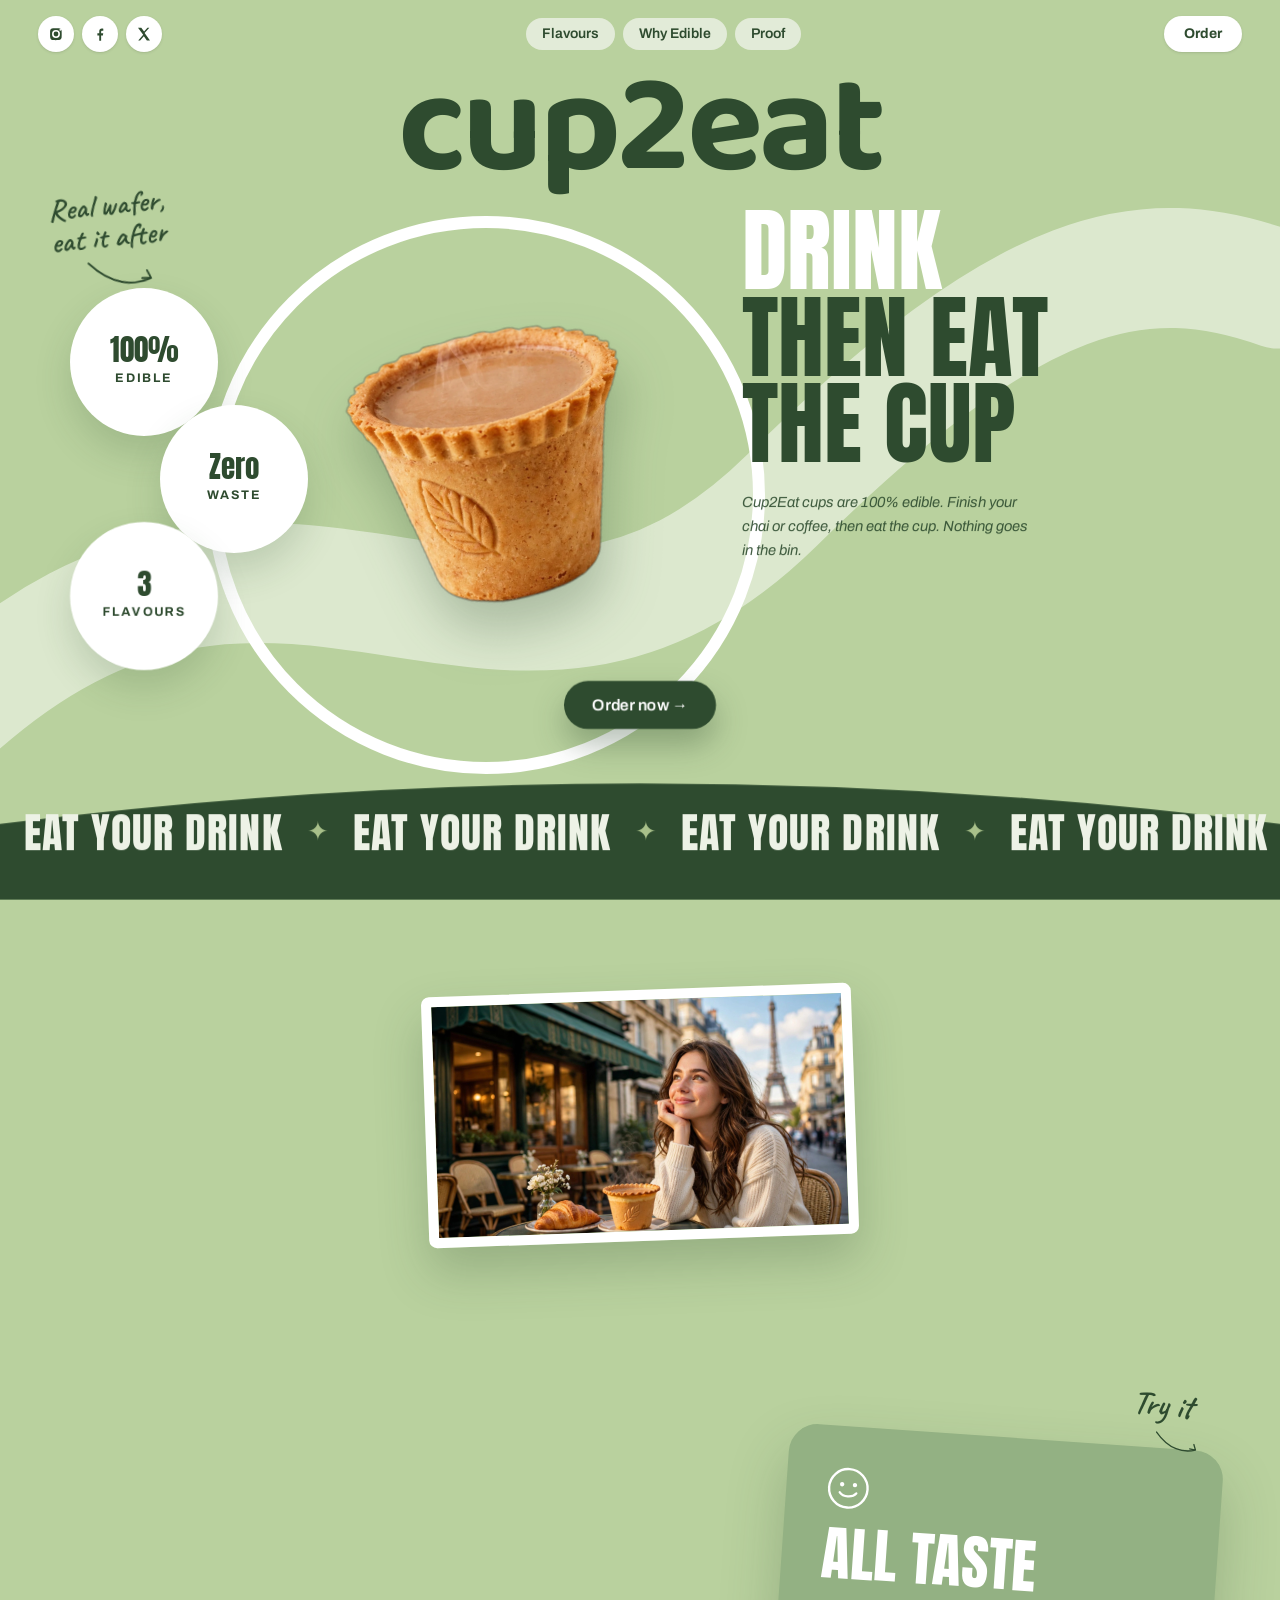
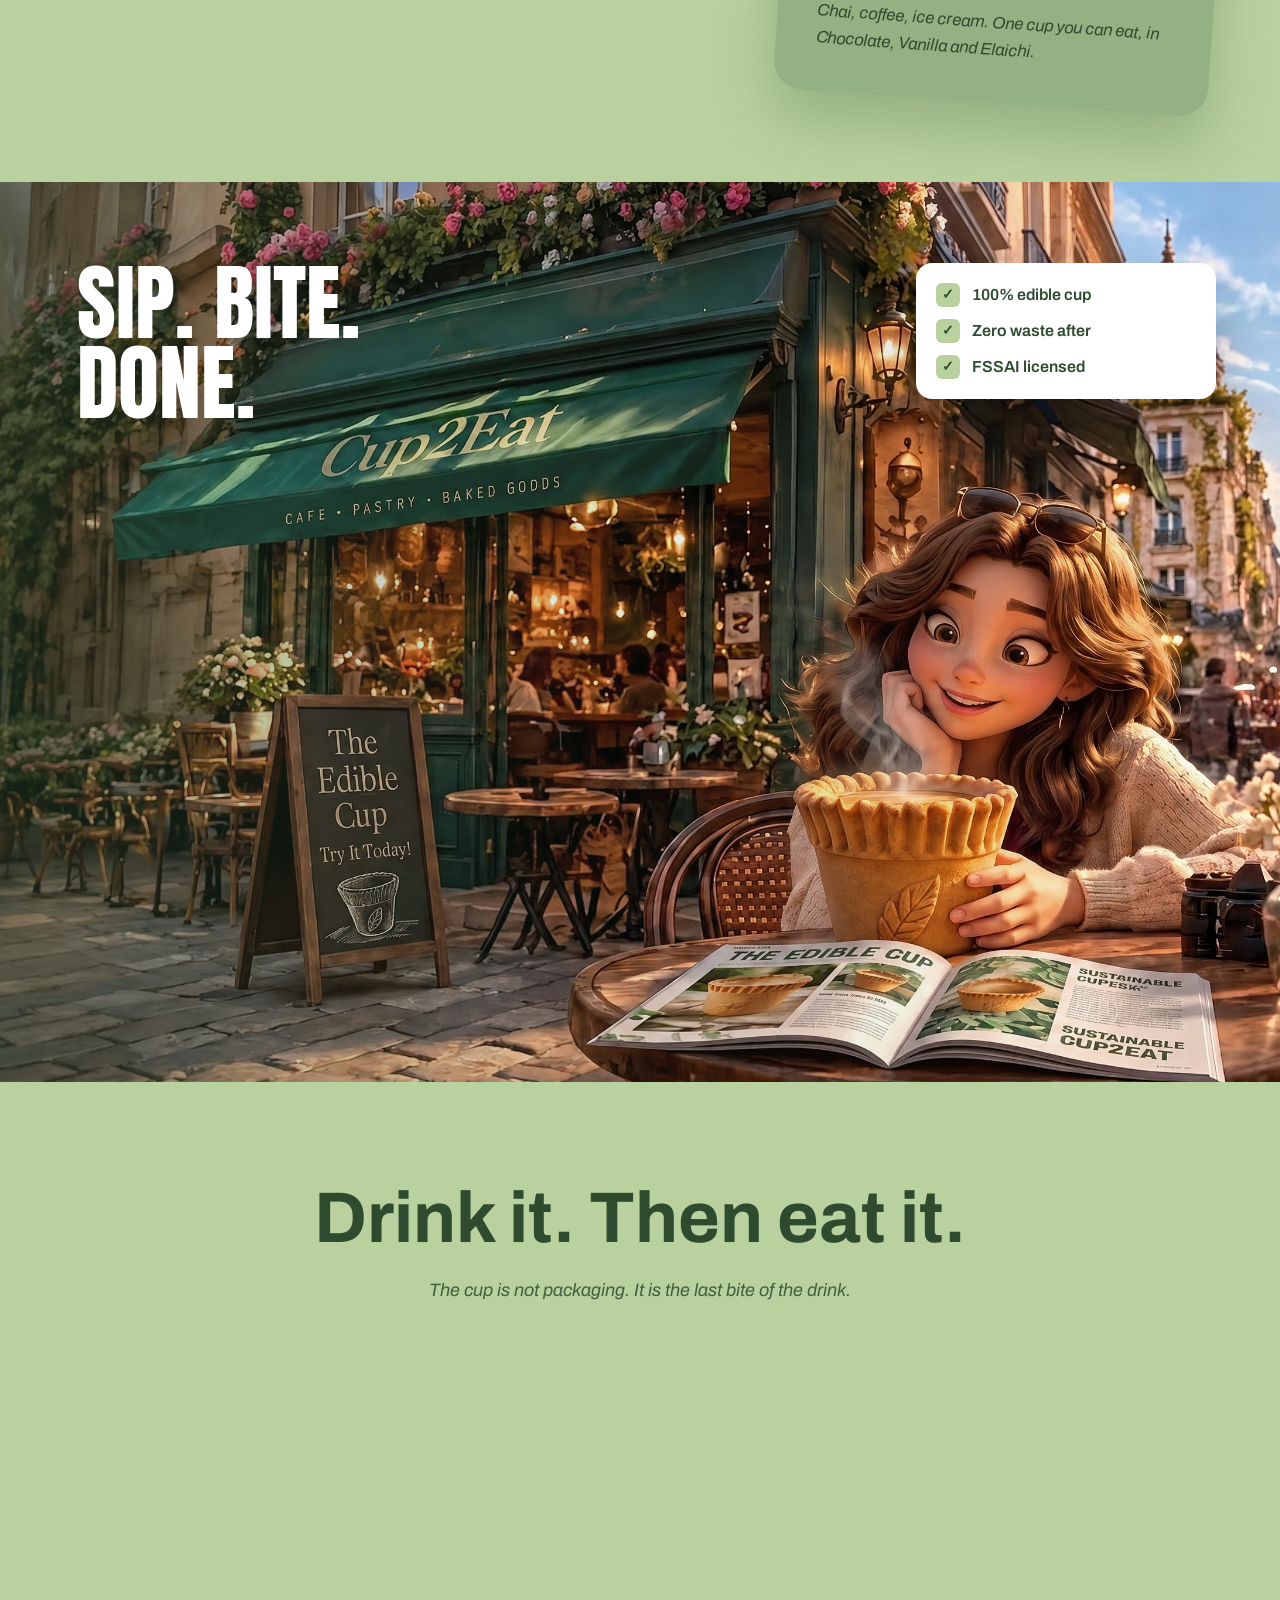
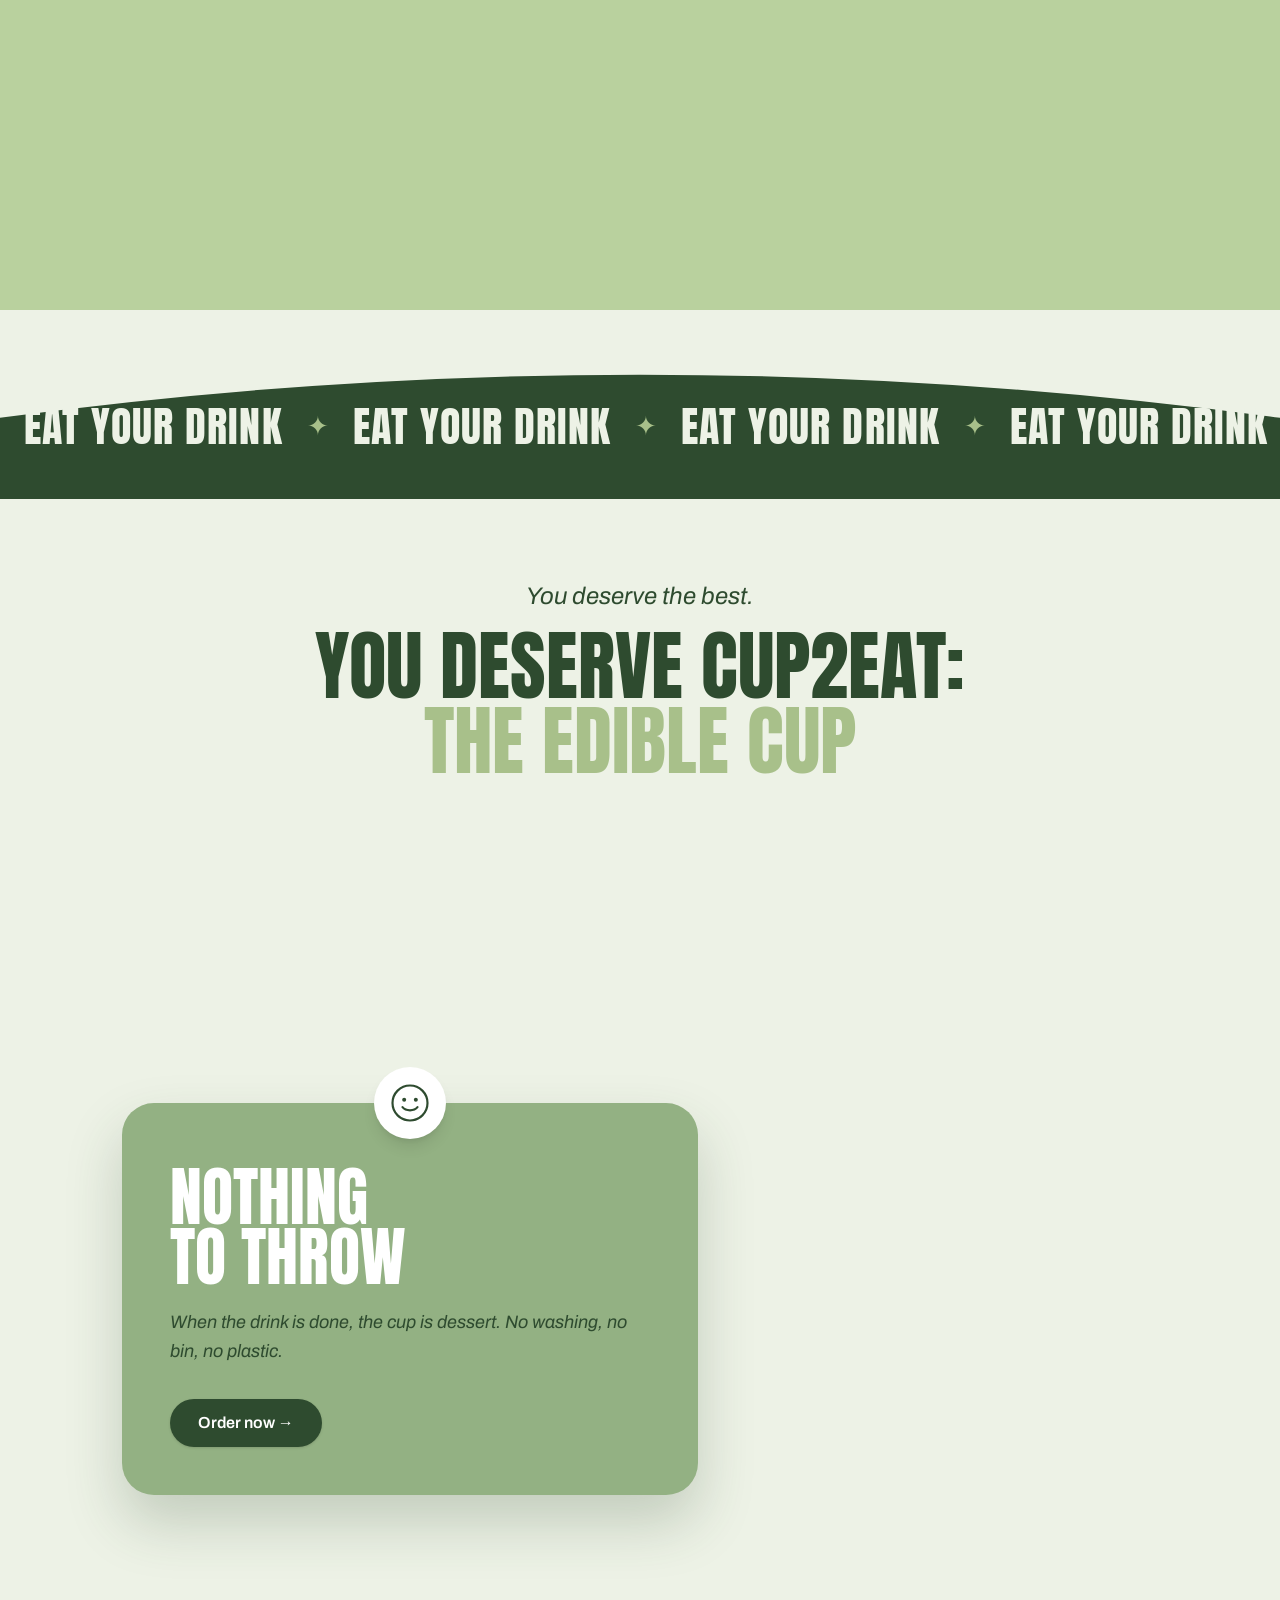
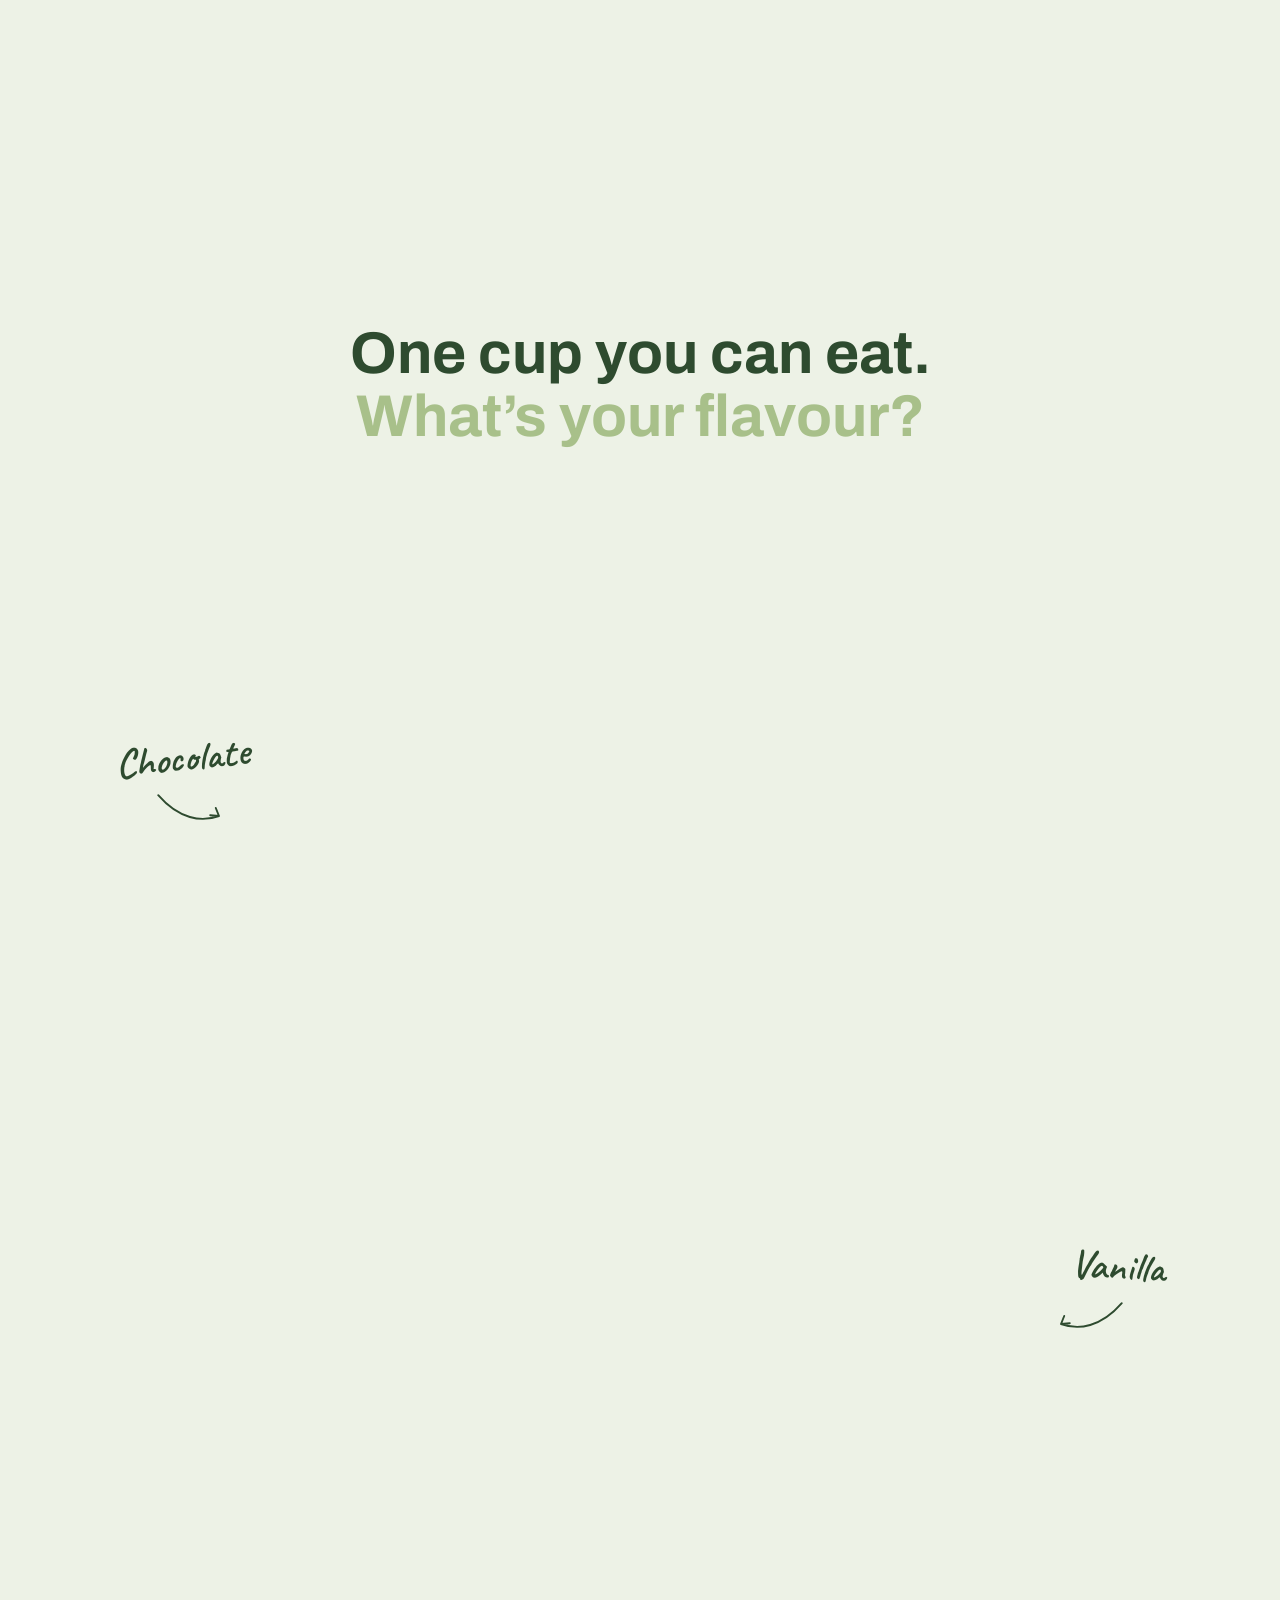
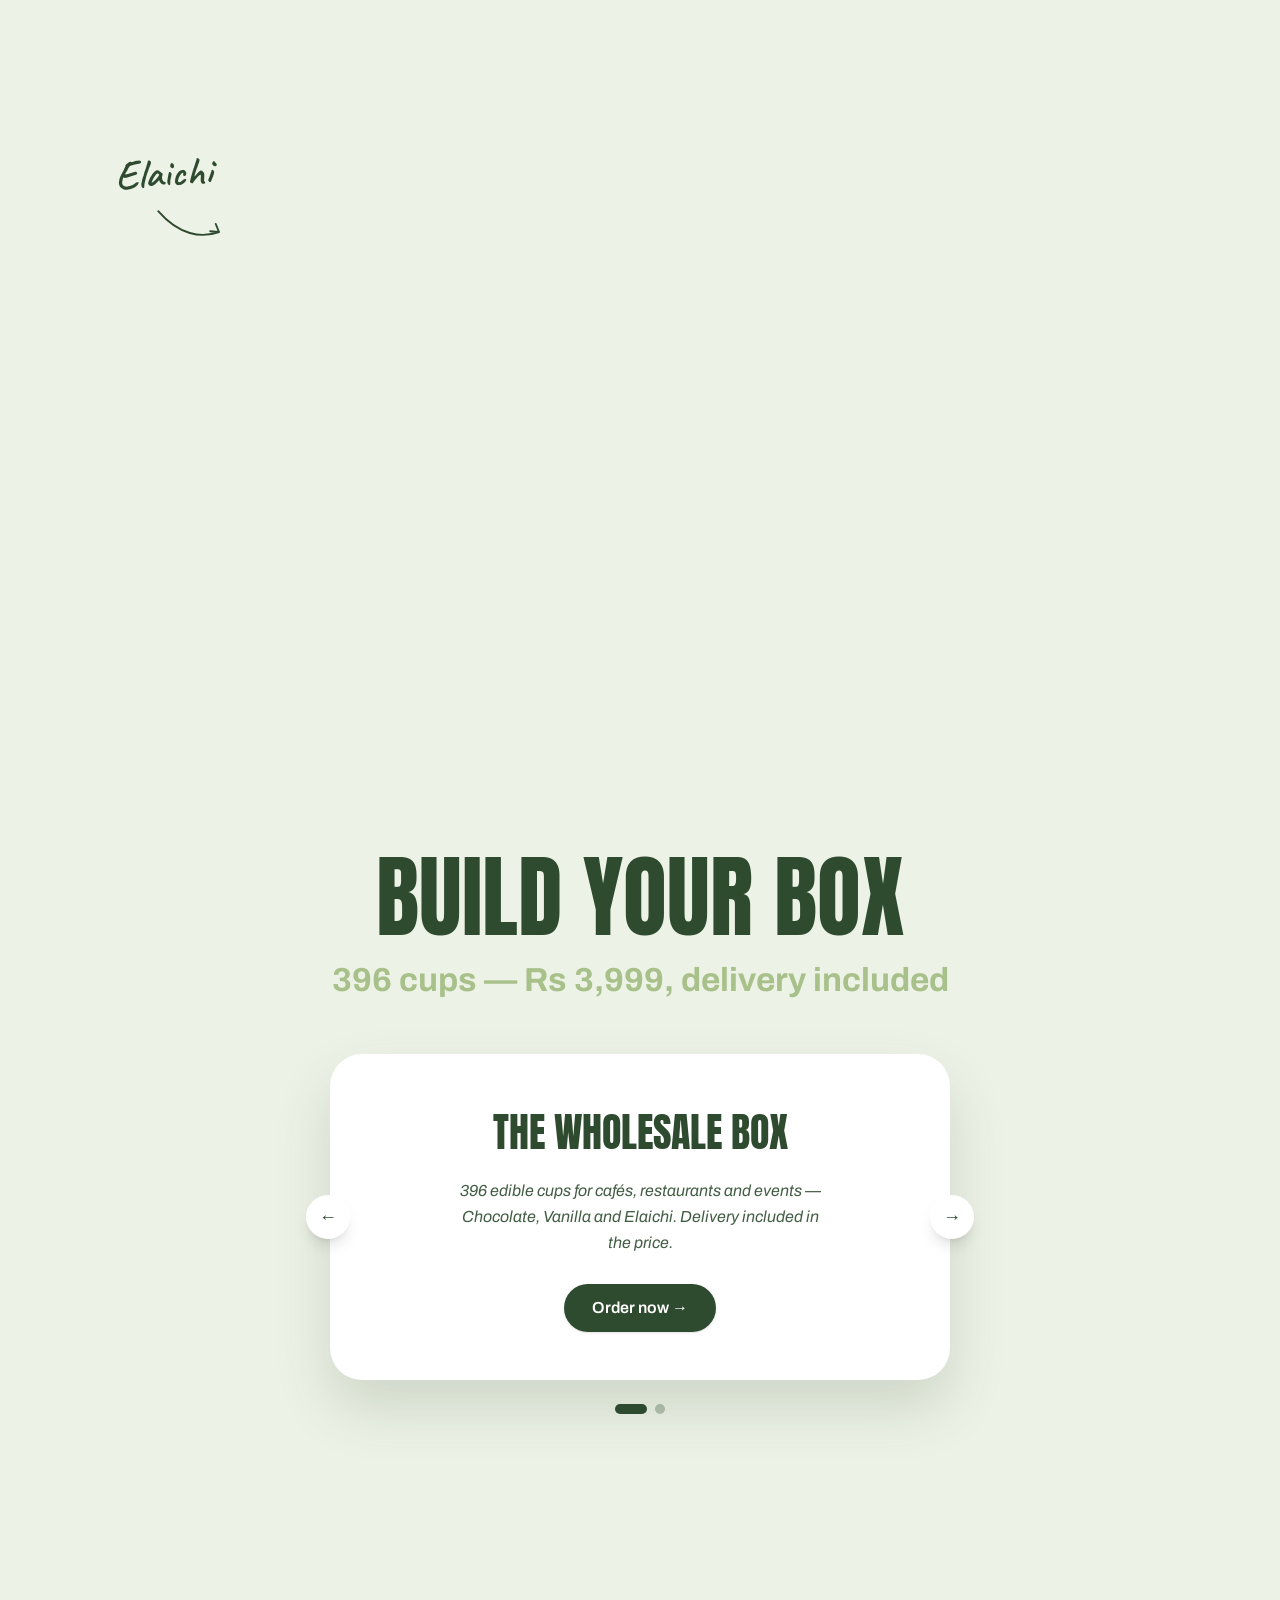
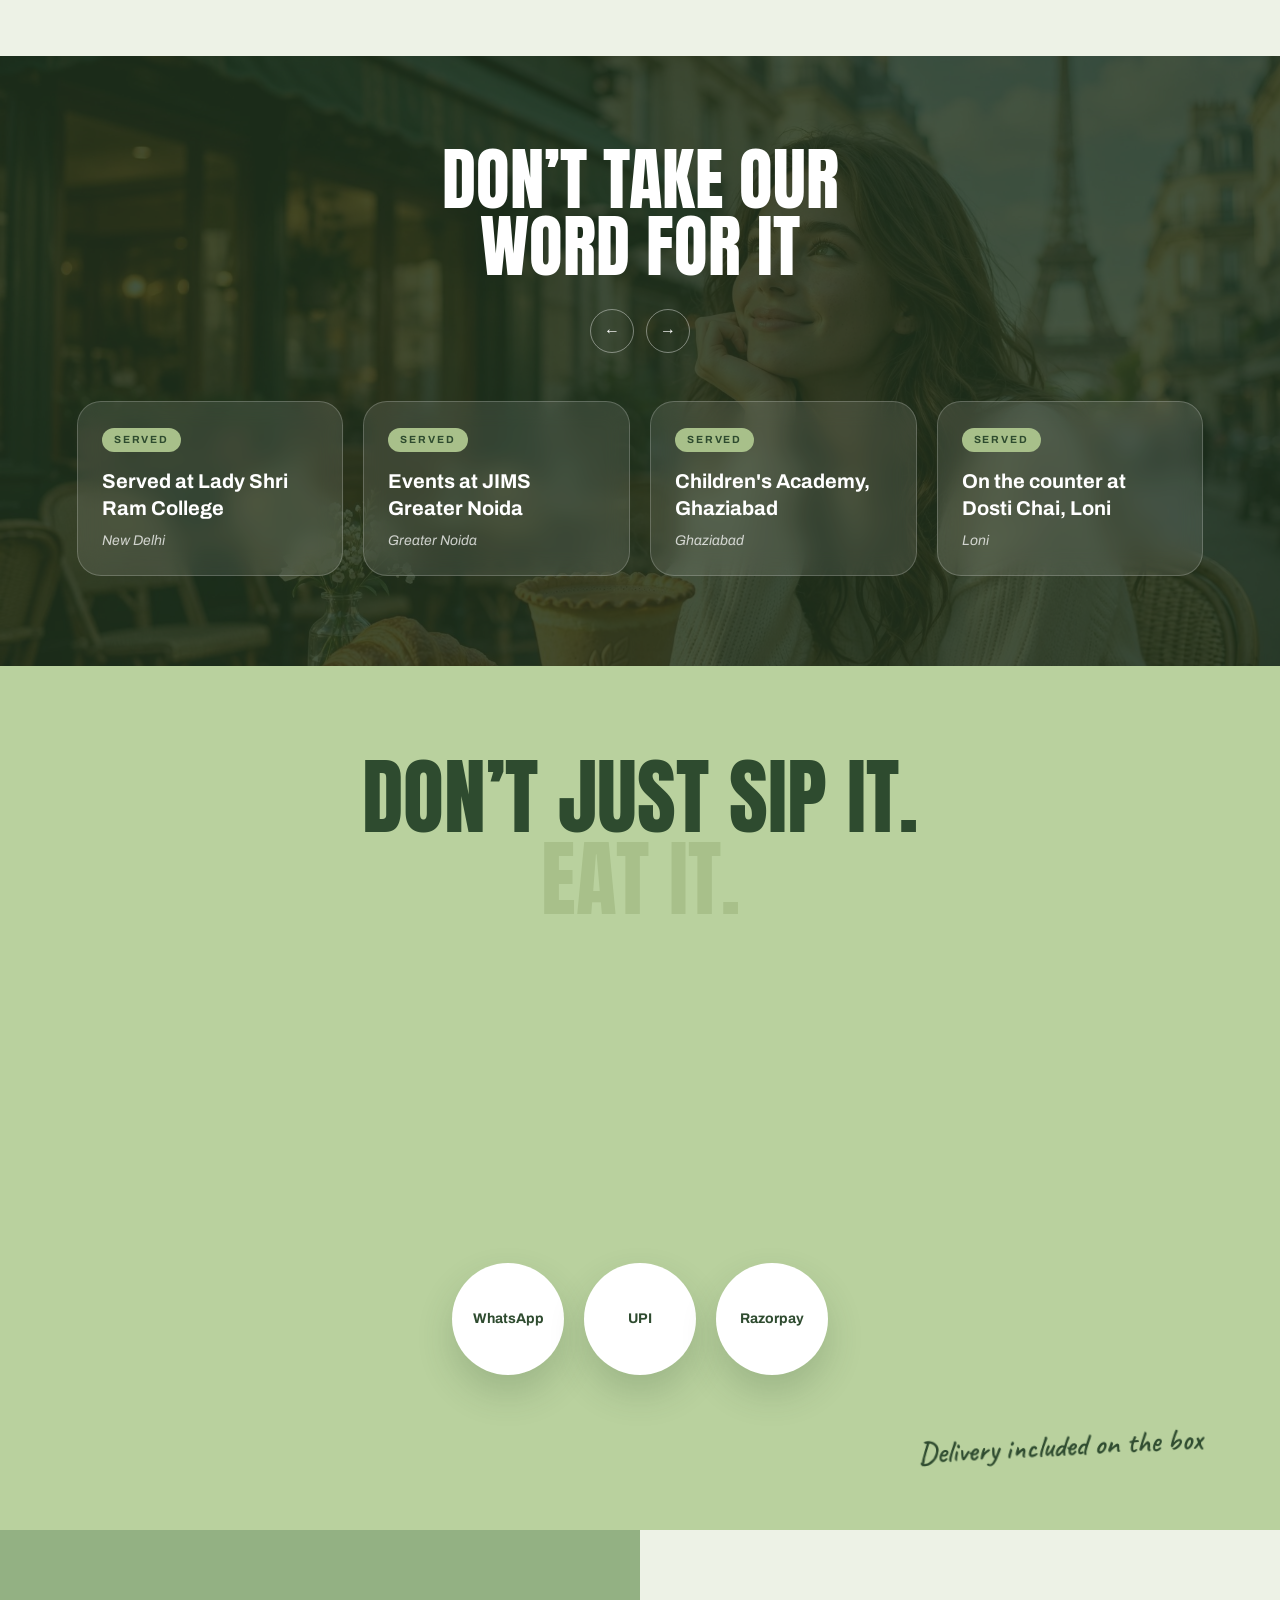
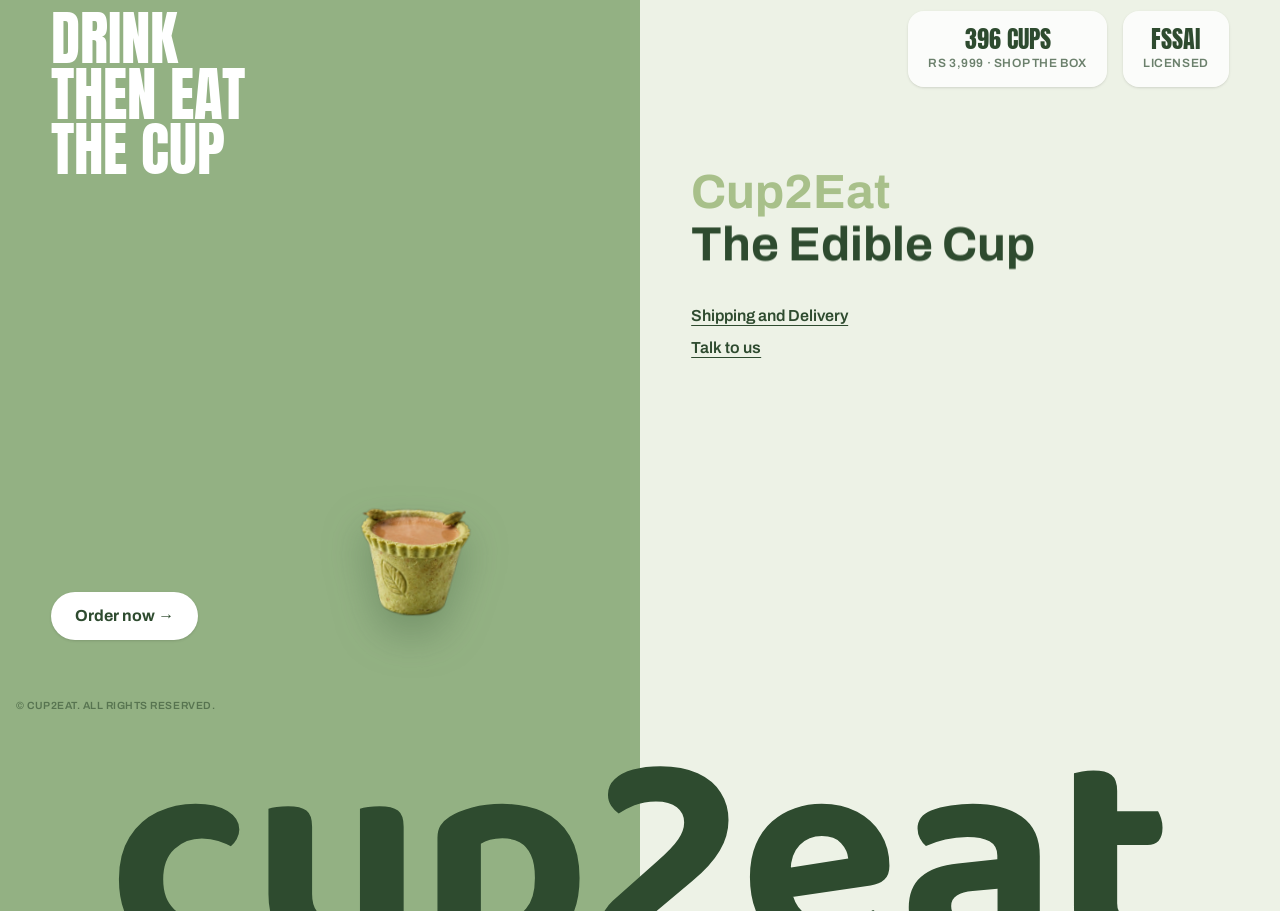
<file: index.html>
<!doctype html>
<html lang="en">
  <head>
    <meta charset="UTF-8" />
    <link rel="icon" type="image/svg+xml" href="favicon.svg" />
    <meta name="viewport" content="width=device-width, initial-scale=1.0" />
    <meta
      name="description"
      content="Cup2Eat: the edible cup. Drink your chai or coffee, then eat the cup. Zero waste. Wholesale box of 396 cups at Rs 3,999, delivery included."
    />
    <title>Cup2Eat · Eat Your Drink</title>
    <script type="module" crossorigin src="./assets/index-MLs4yLJs.js"></script>
    <link rel="stylesheet" crossorigin href="./assets/index-Kc_wcU8Y.css">
  </head>
  <body>
    <div id="root"></div>
  </body>
</html>
</file>
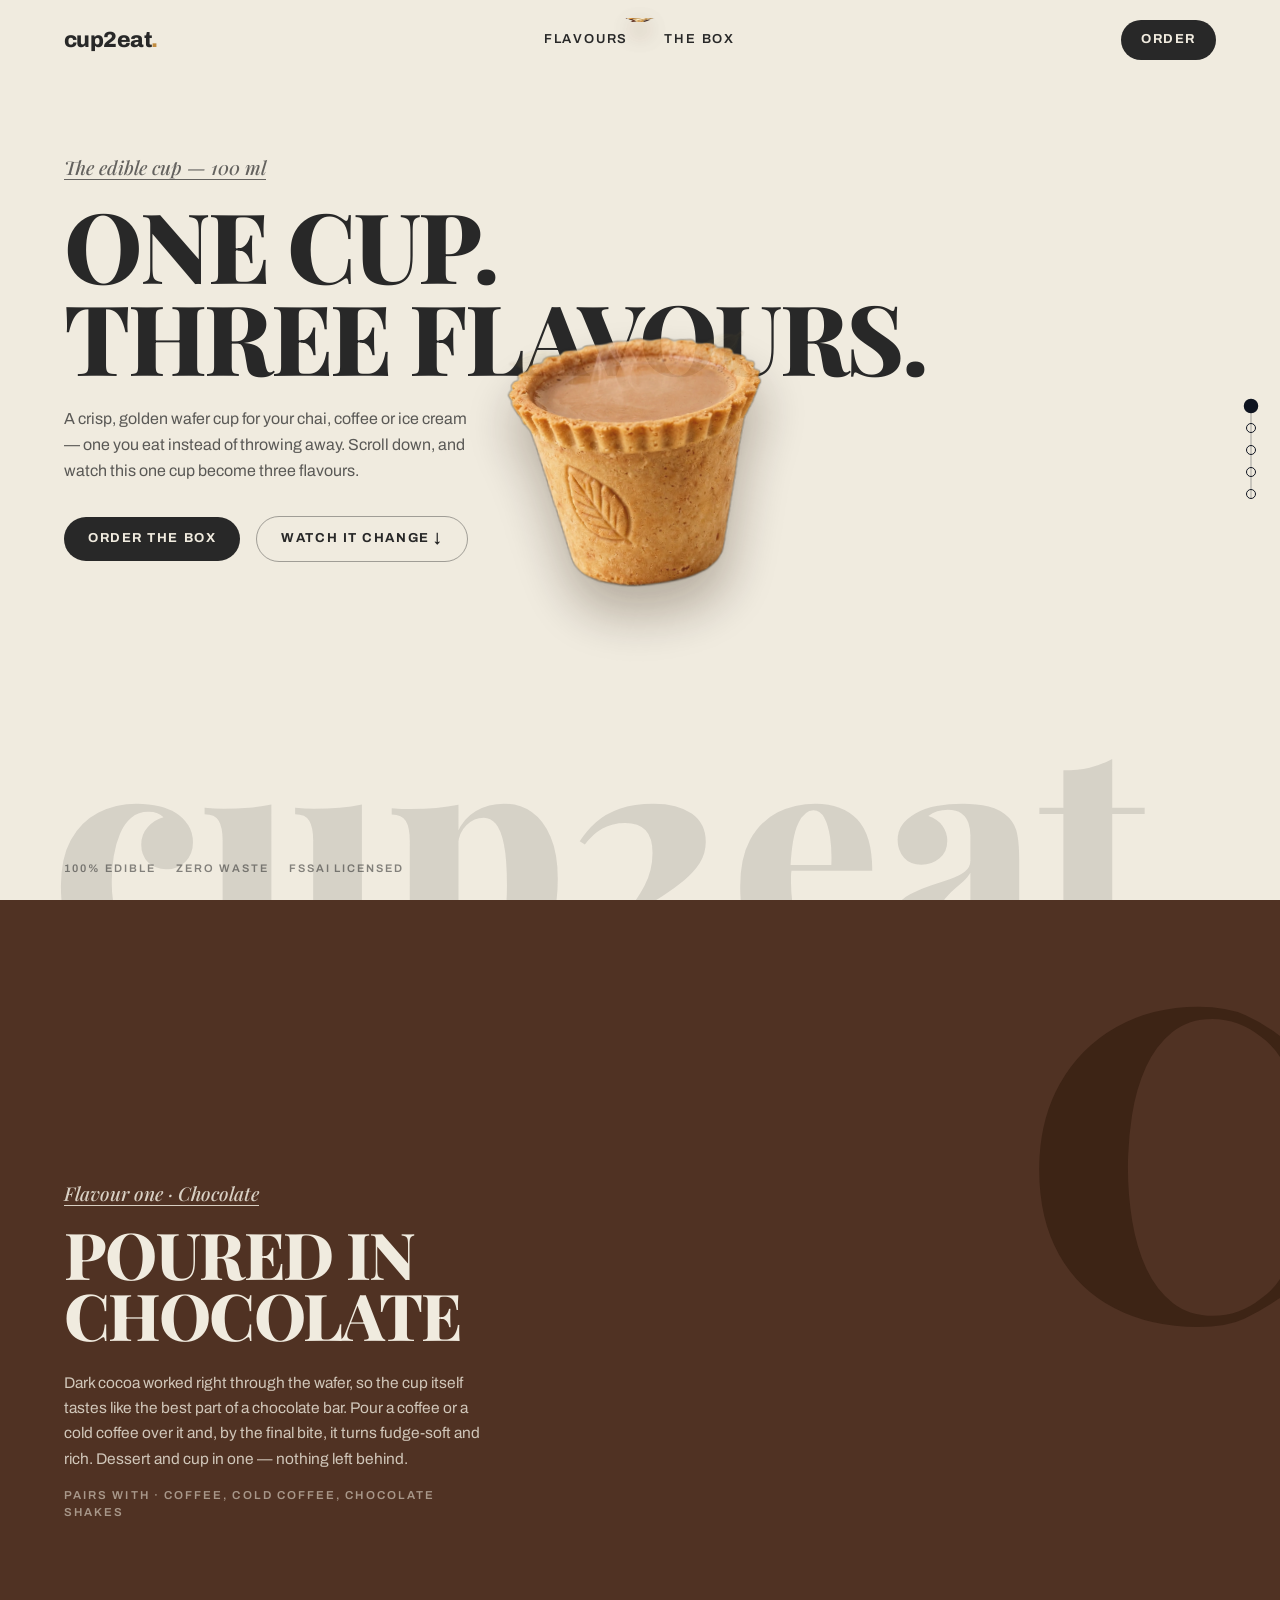
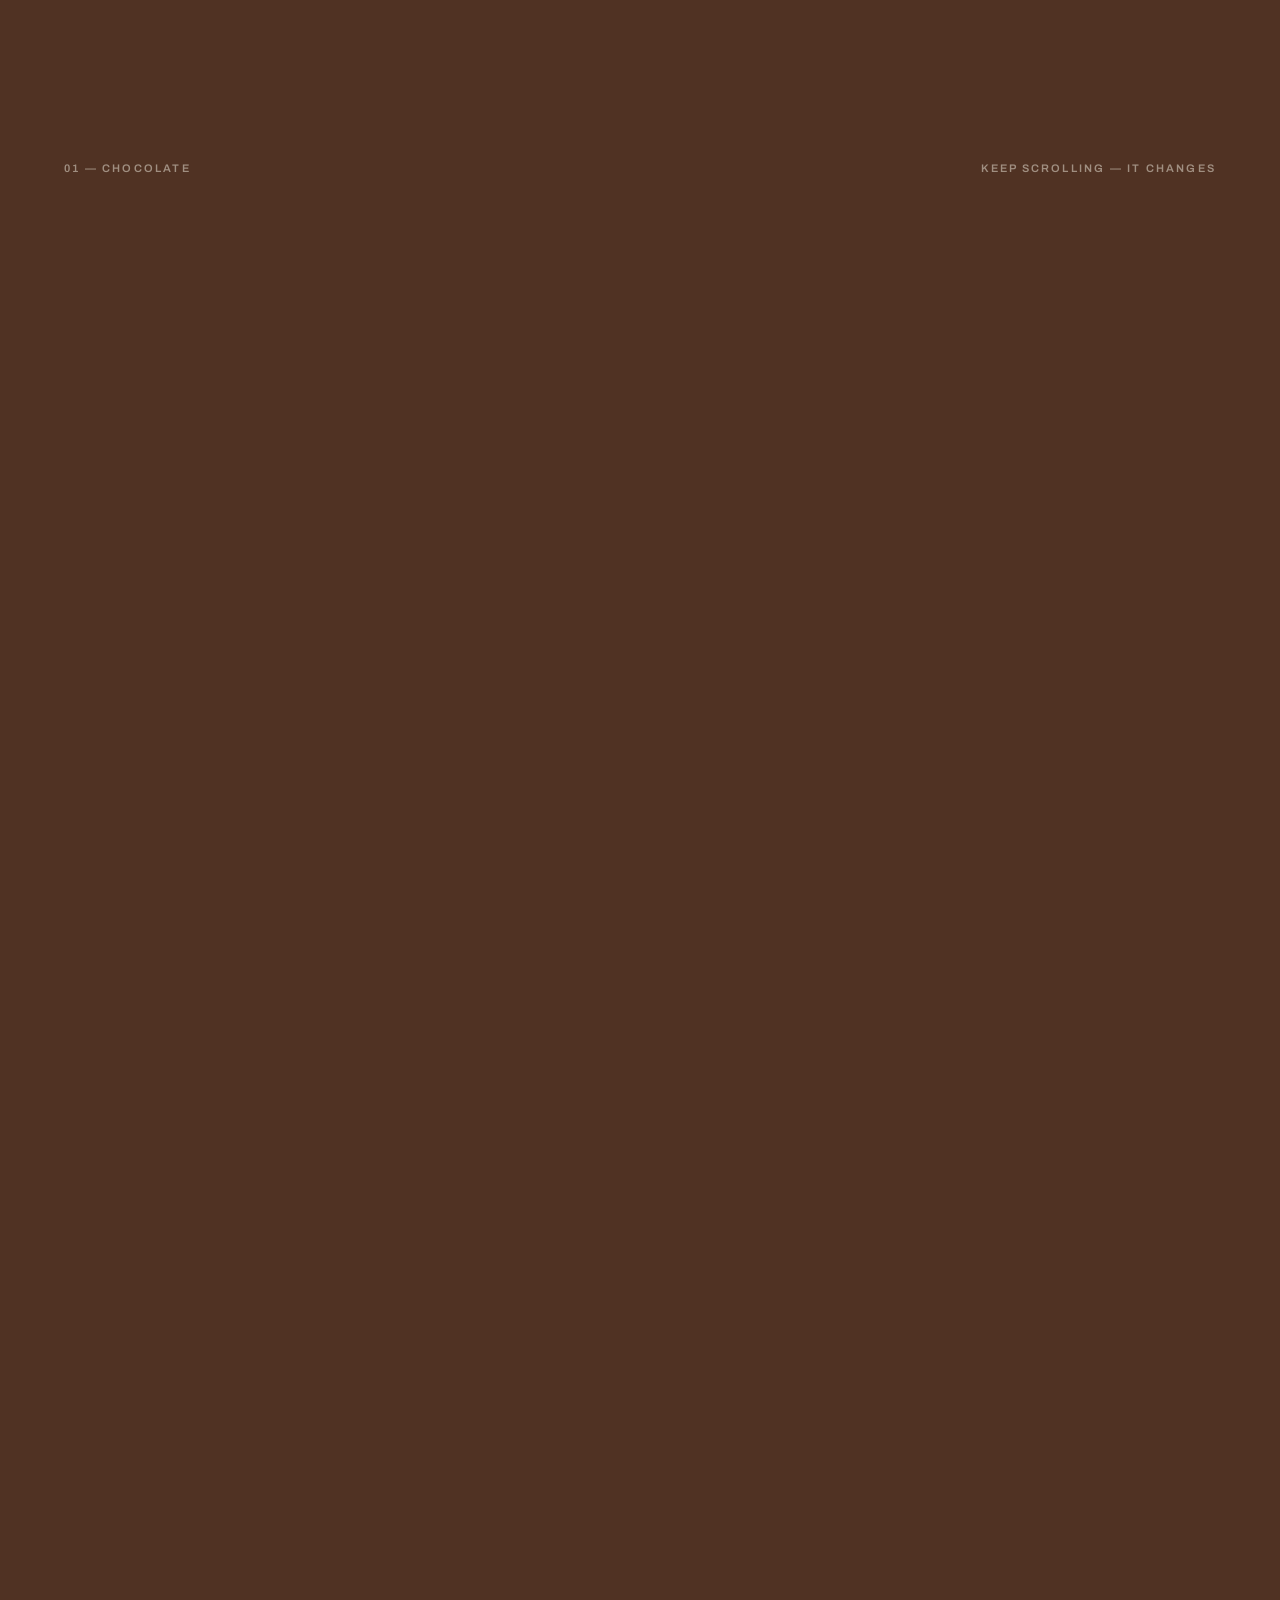
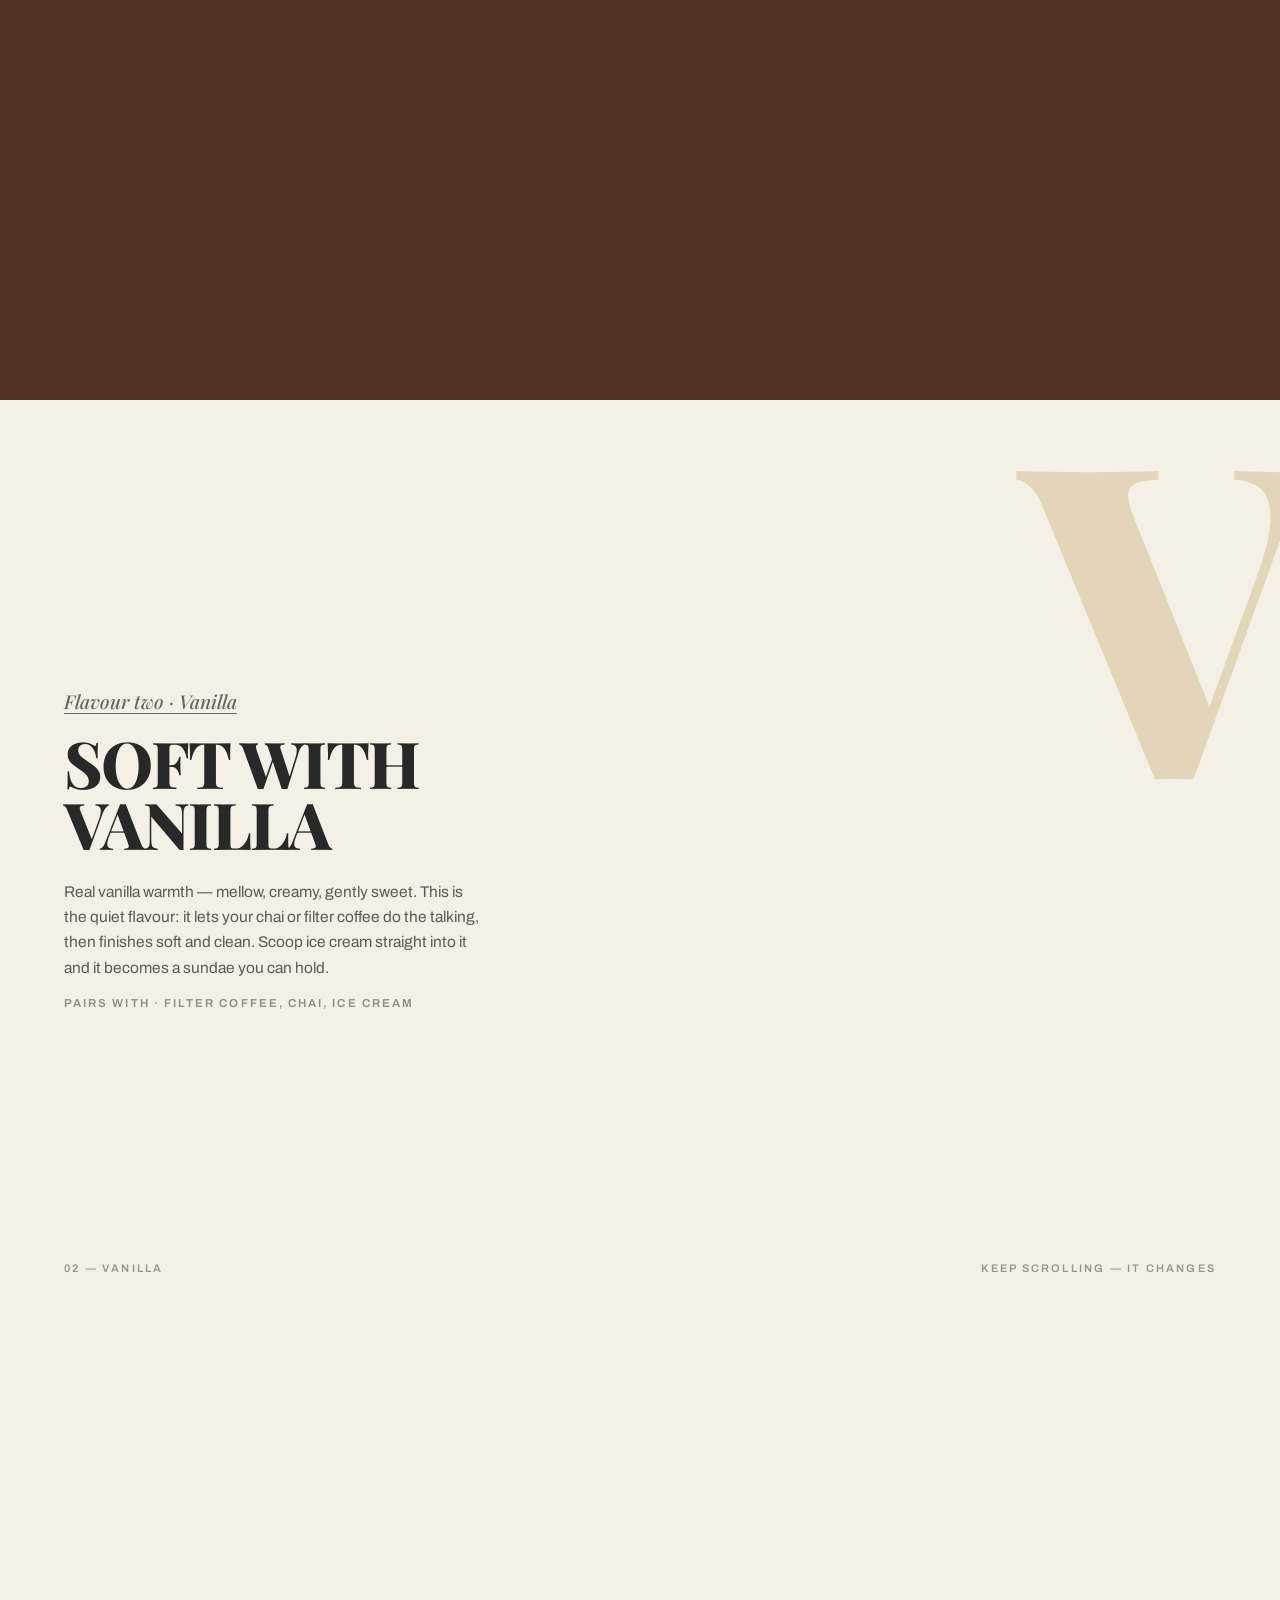
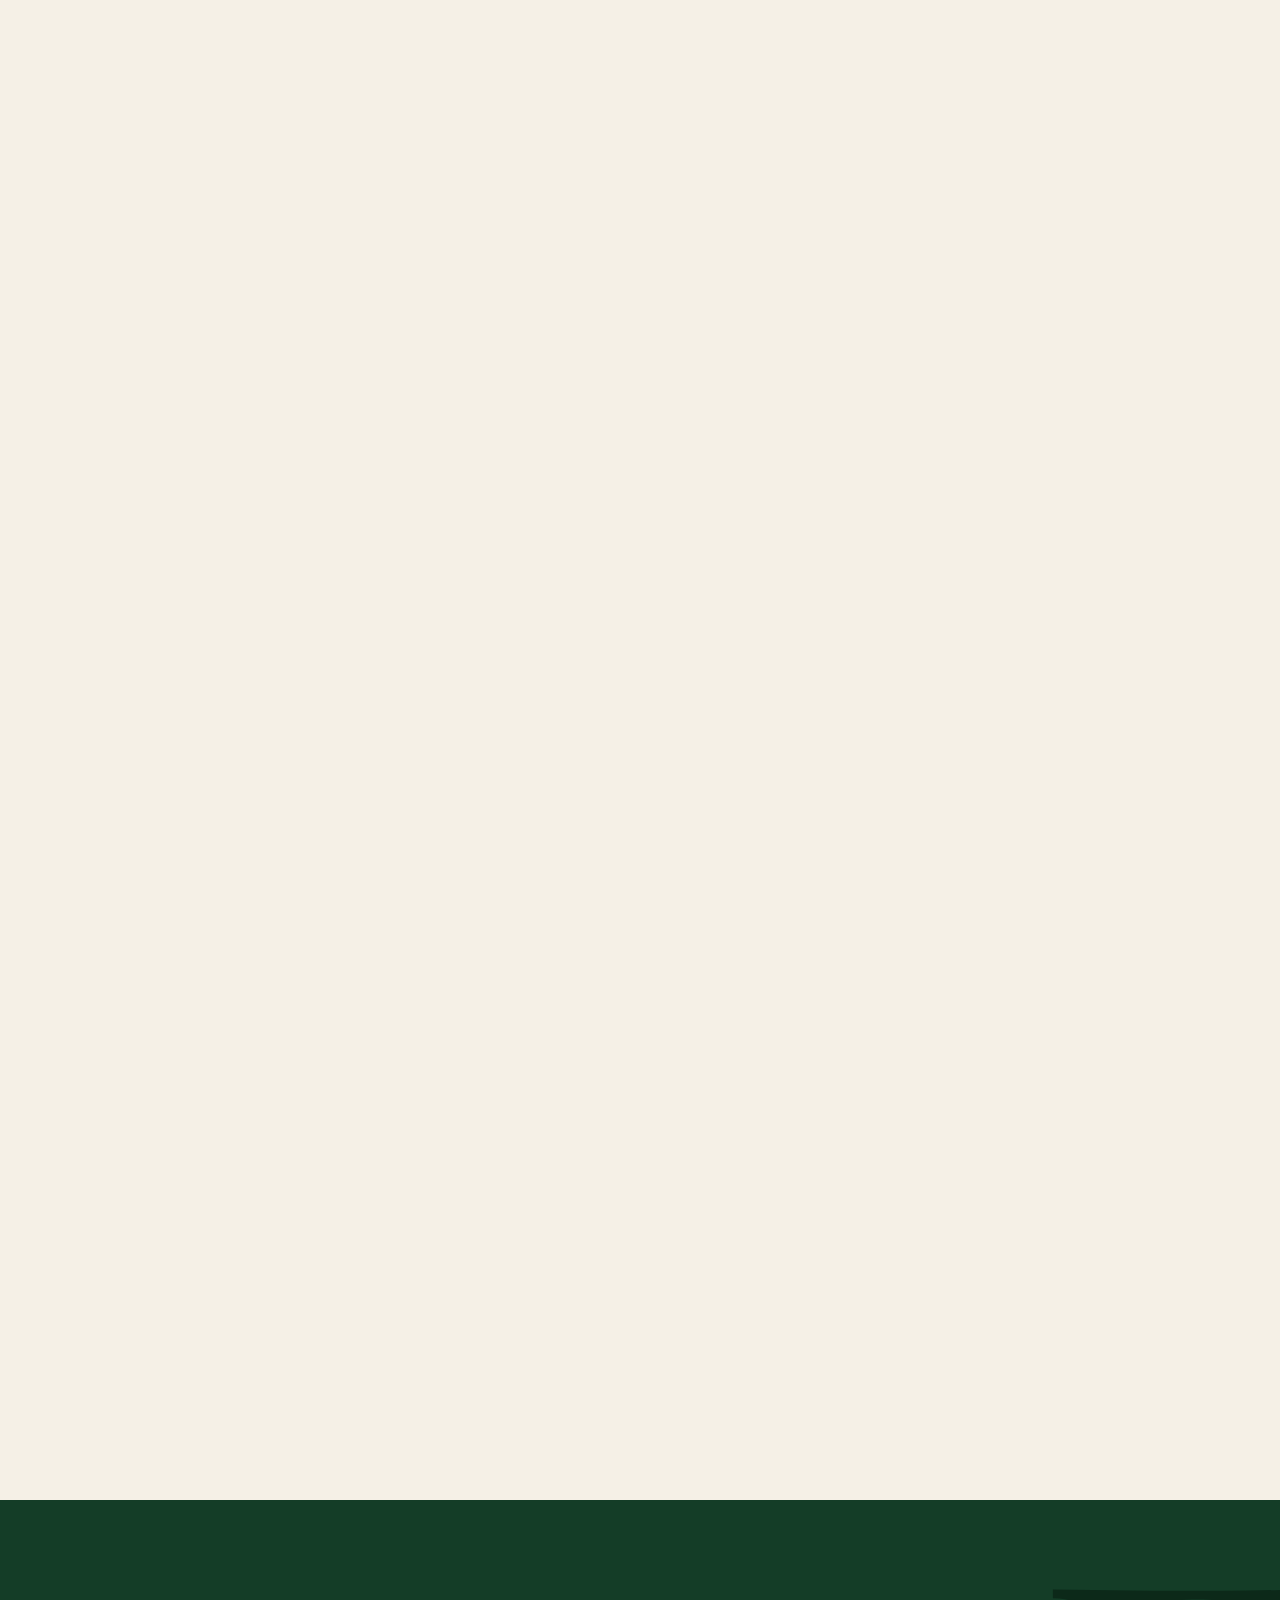
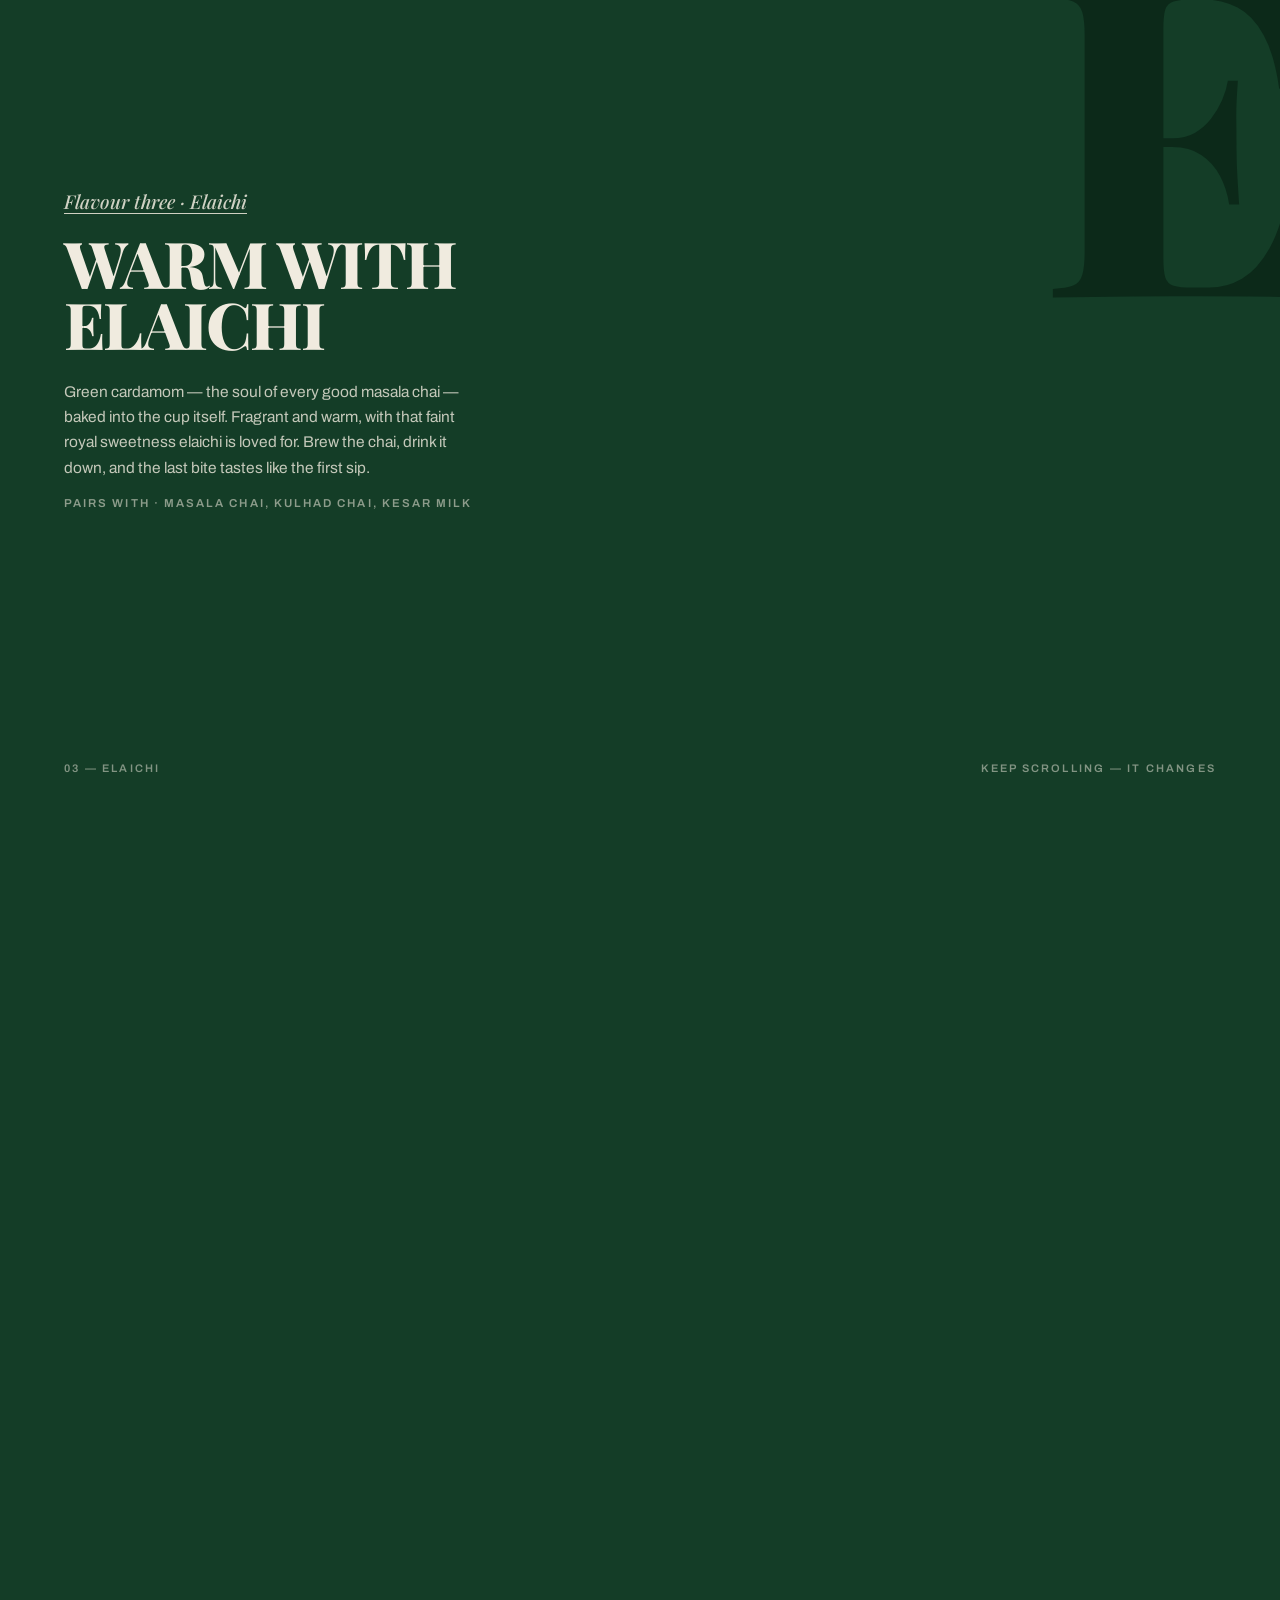
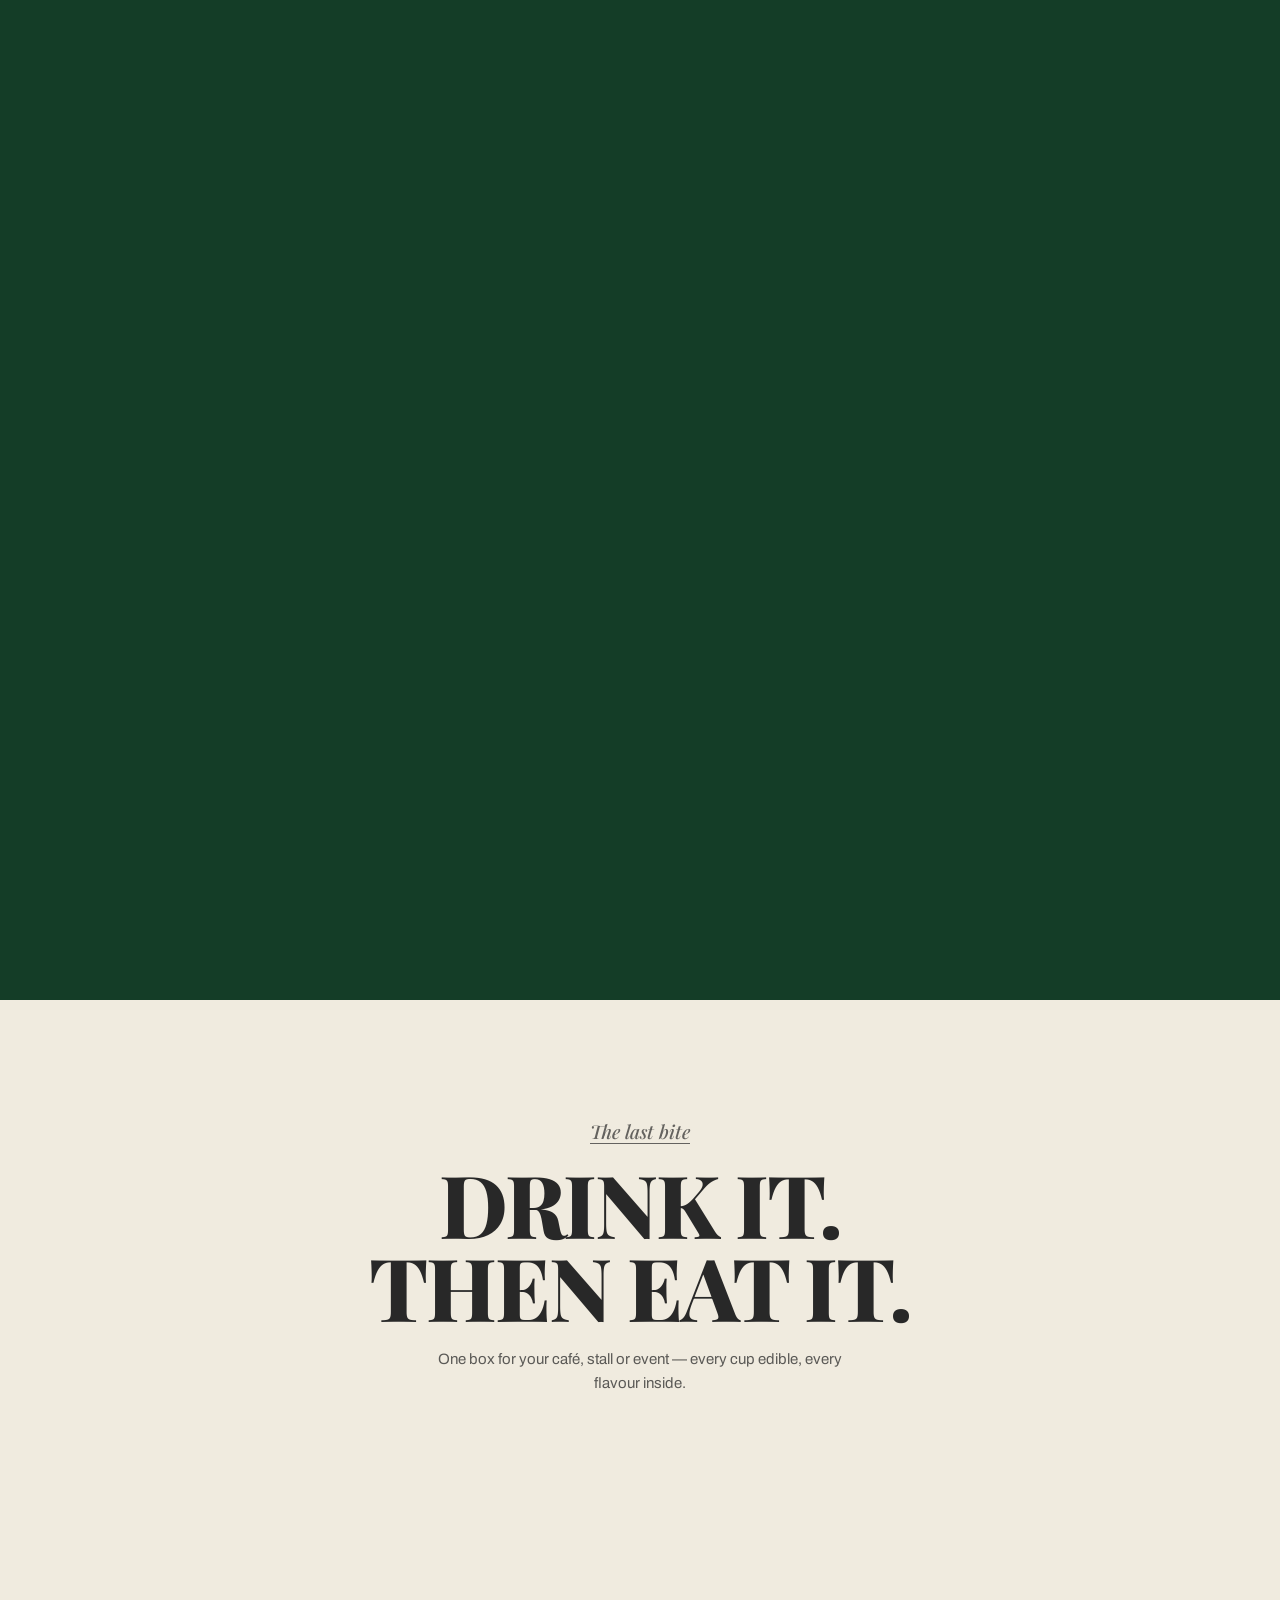
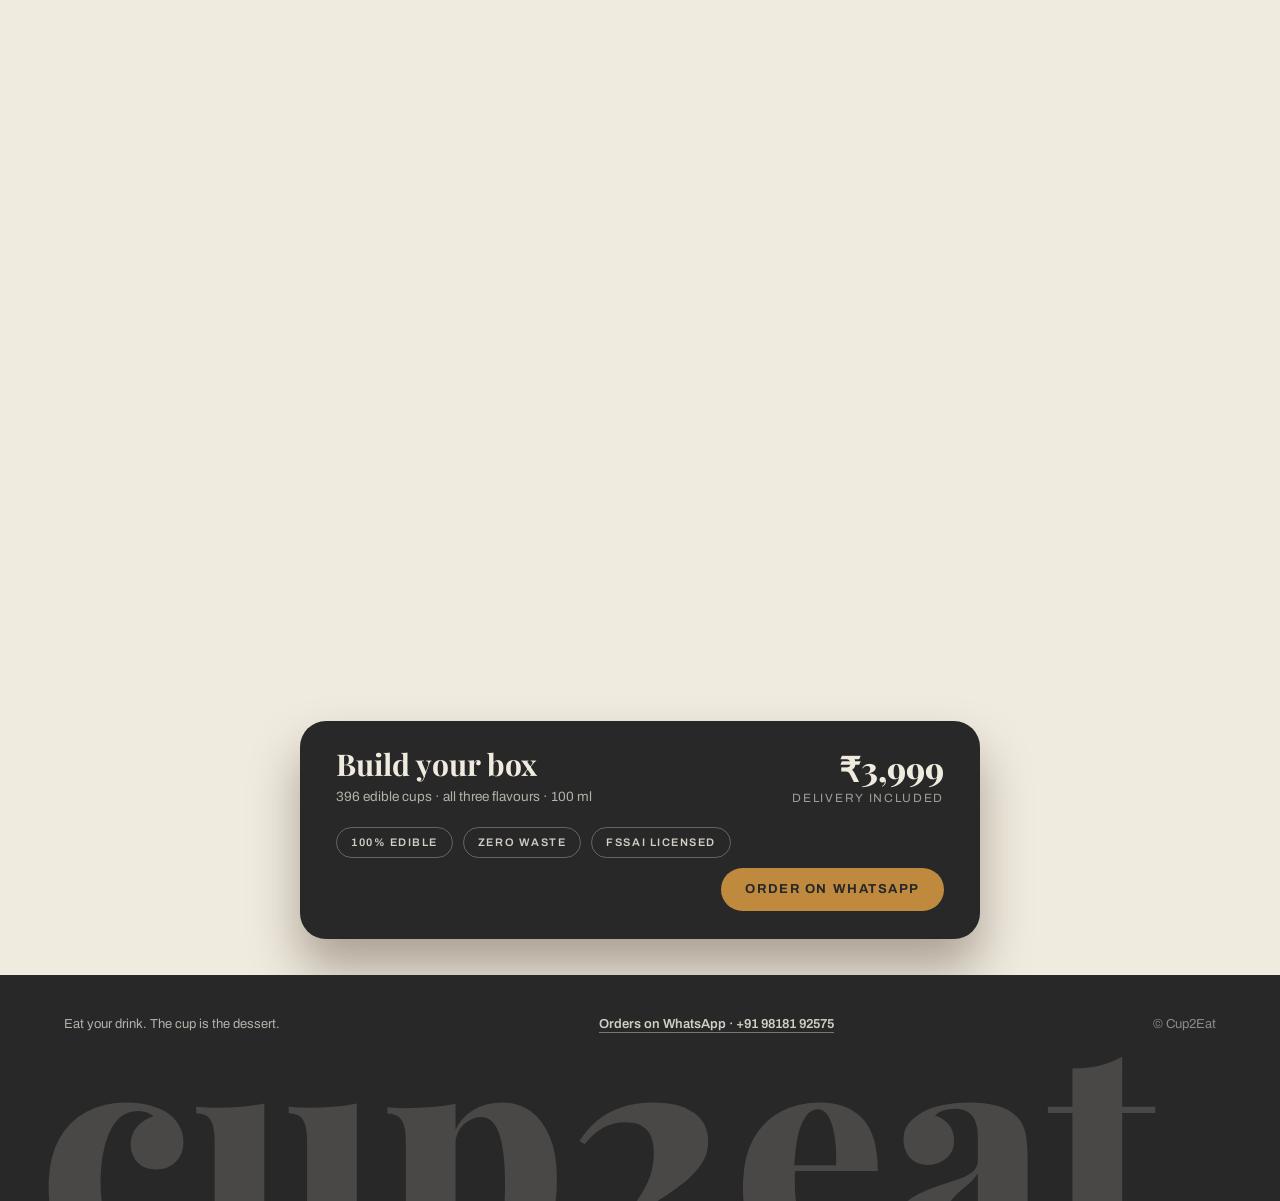
<file: demo2/index.html>
<!doctype html>
<html lang="en">
  <head>
    <meta charset="UTF-8" />
    <link rel="icon" type="image/svg+xml" href="favicon.svg" />
    <meta name="viewport" content="width=device-width, initial-scale=1.0" />
    <meta
      name="description"
      content="Cup2Eat: the edible cup. Drink your chai or coffee, then eat the cup. Zero waste. Wholesale box of 396 cups at Rs 3,999, delivery included."
    />
    <title>Cup2Eat · One Cup, Three Flavours</title>
    <script type="module" crossorigin src="./assets/index-0c7Q_eNI.js"></script>
    <link rel="stylesheet" crossorigin href="./assets/index-jOHzqyCV.css">
  </head>
  <body>
    <div id="root"></div>
  </body>
</html>
</file>
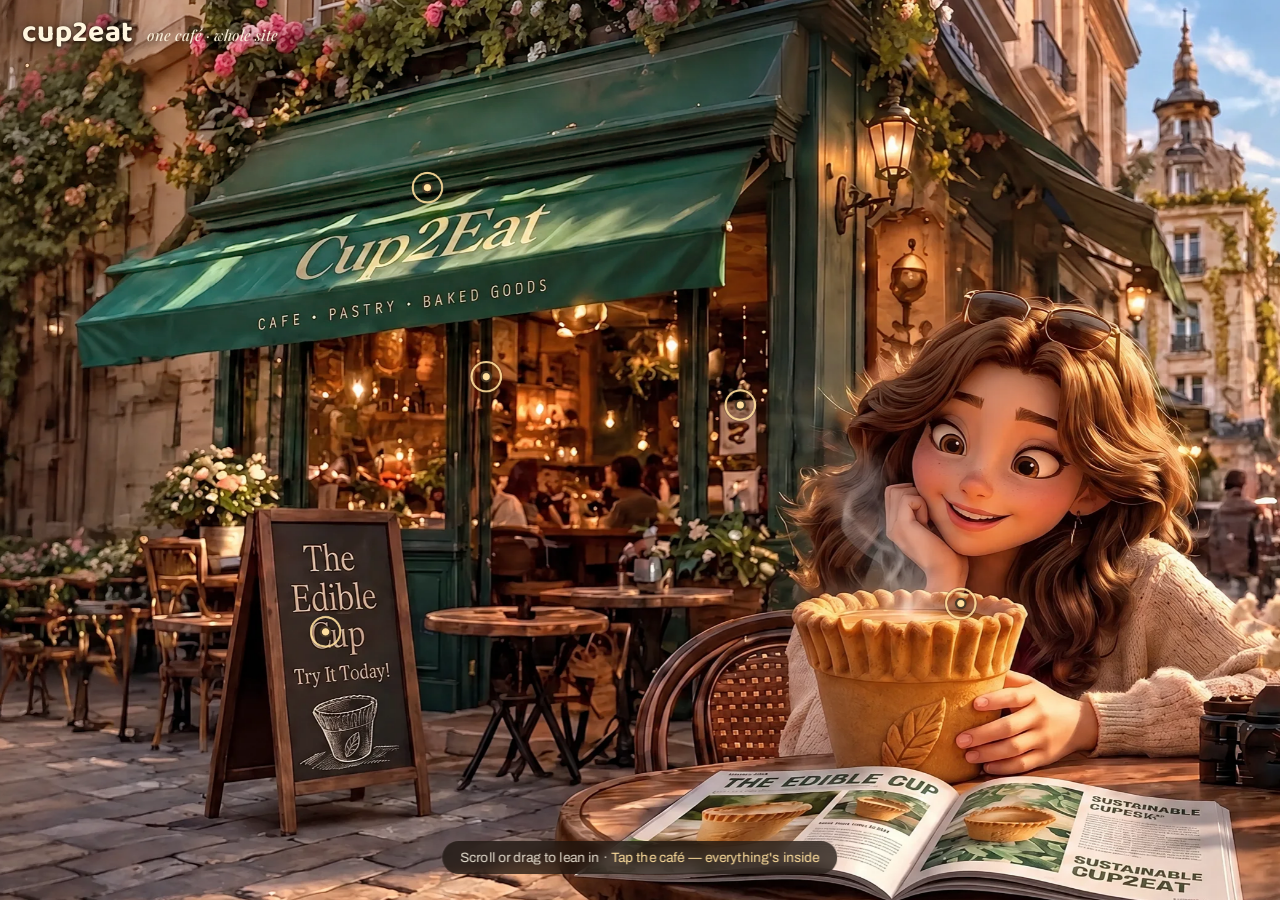
<file: demo3/index.html>
<!doctype html>
<html lang="en">
  <head>
    <meta charset="UTF-8" />
    <link rel="icon" type="image/svg+xml" href="favicon.svg" />
    <meta name="viewport" content="width=device-width, initial-scale=1.0, viewport-fit=cover" />
    <meta
      name="description"
      content="Cup2Eat: one café, the whole site. The edible cup — drink your chai or coffee, then eat the cup. Box of 396 cups at Rs 3,999, delivery included."
    />
    <title>Cup2Eat · One Café, Whole Site</title>
    <script type="module" crossorigin src="./assets/index-C7U6TJ6K.js"></script>
    <link rel="stylesheet" crossorigin href="./assets/index-FSorZnXt.css">
  </head>
  <body>
    <div id="root"></div>
  </body>
</html>
</file>
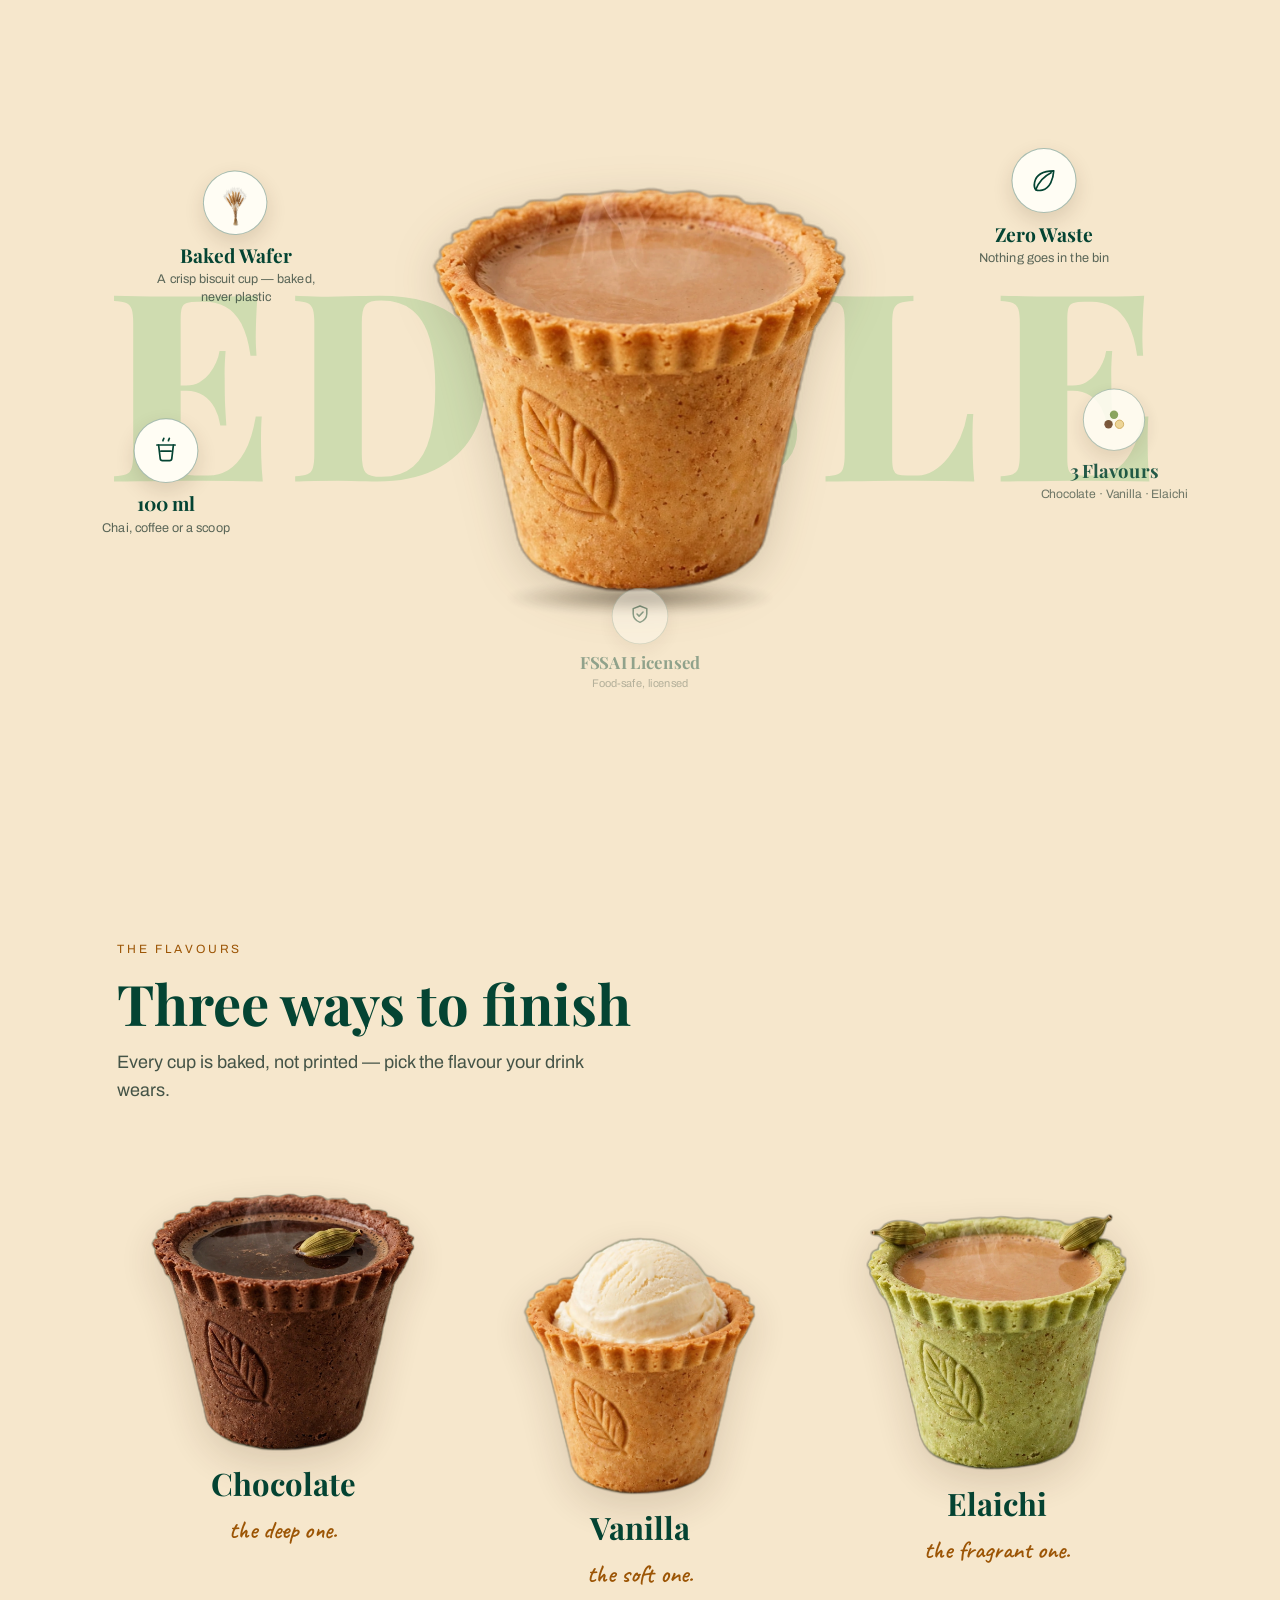
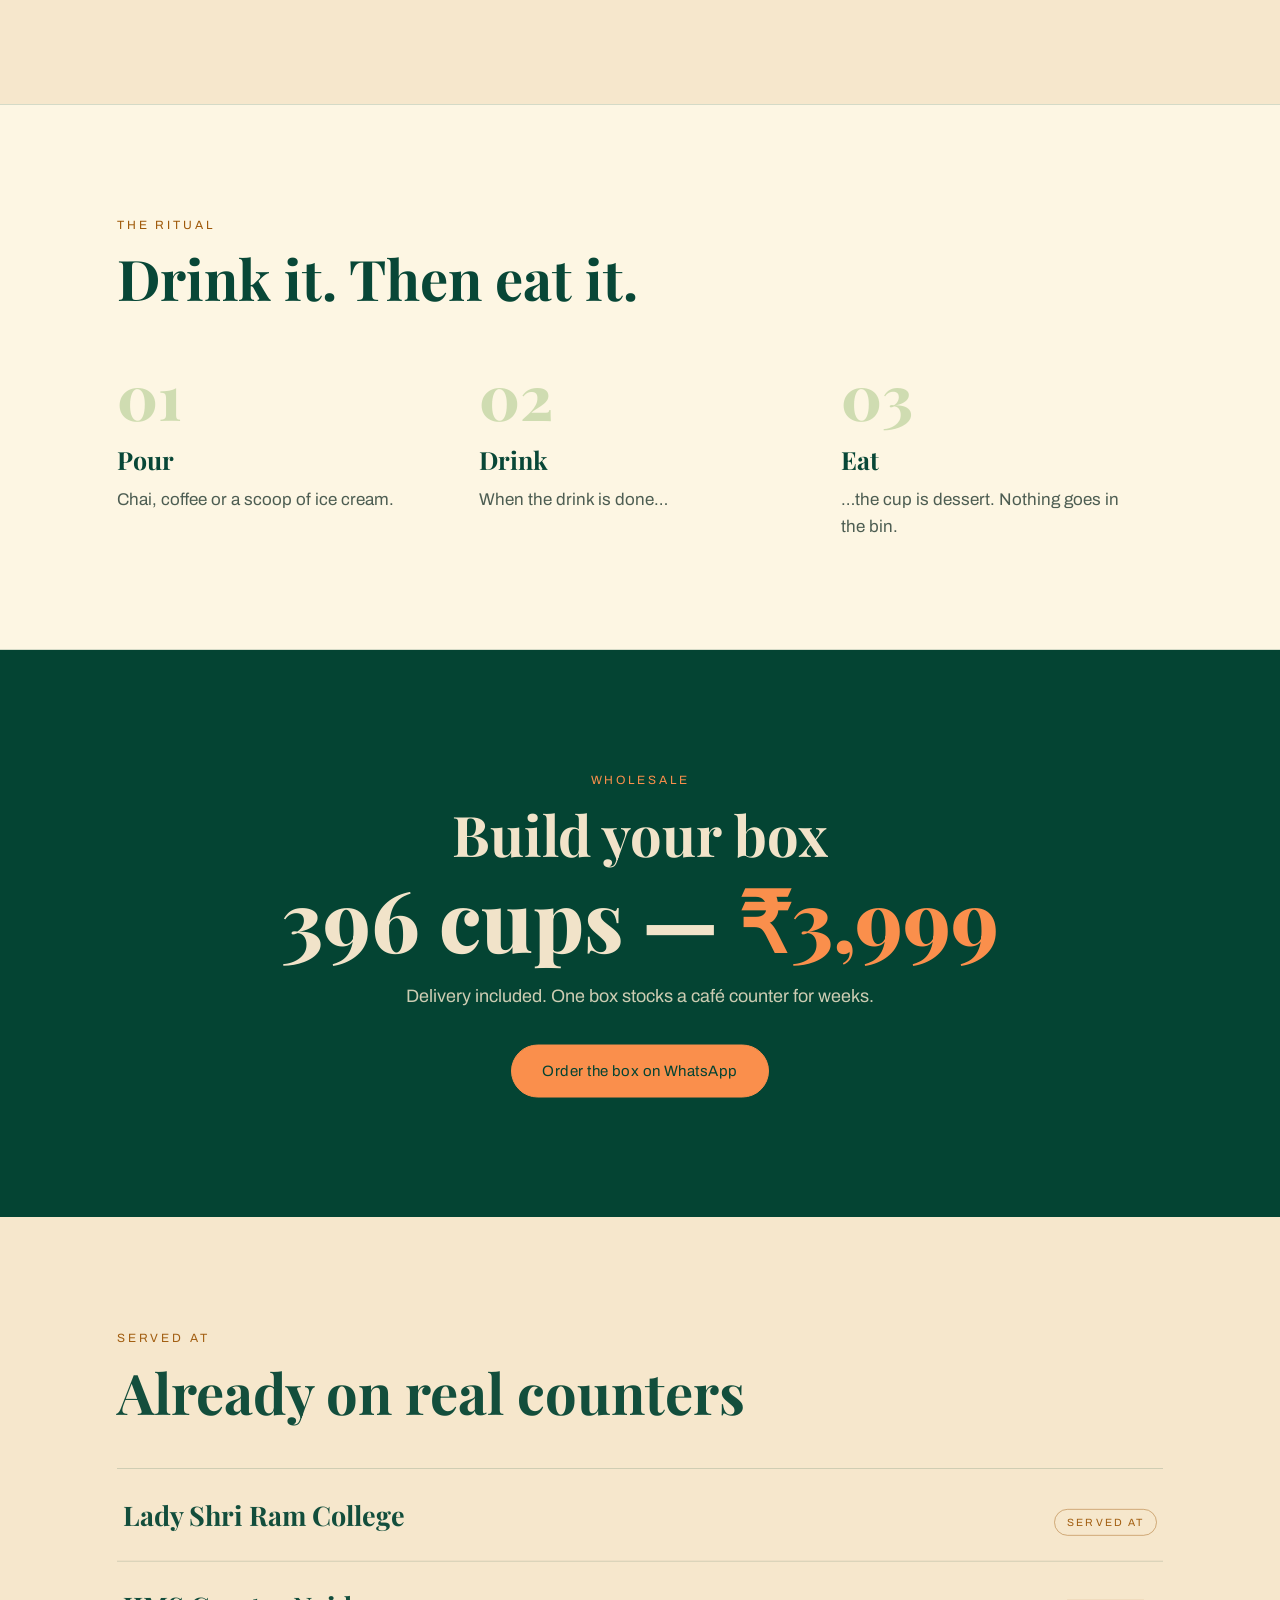
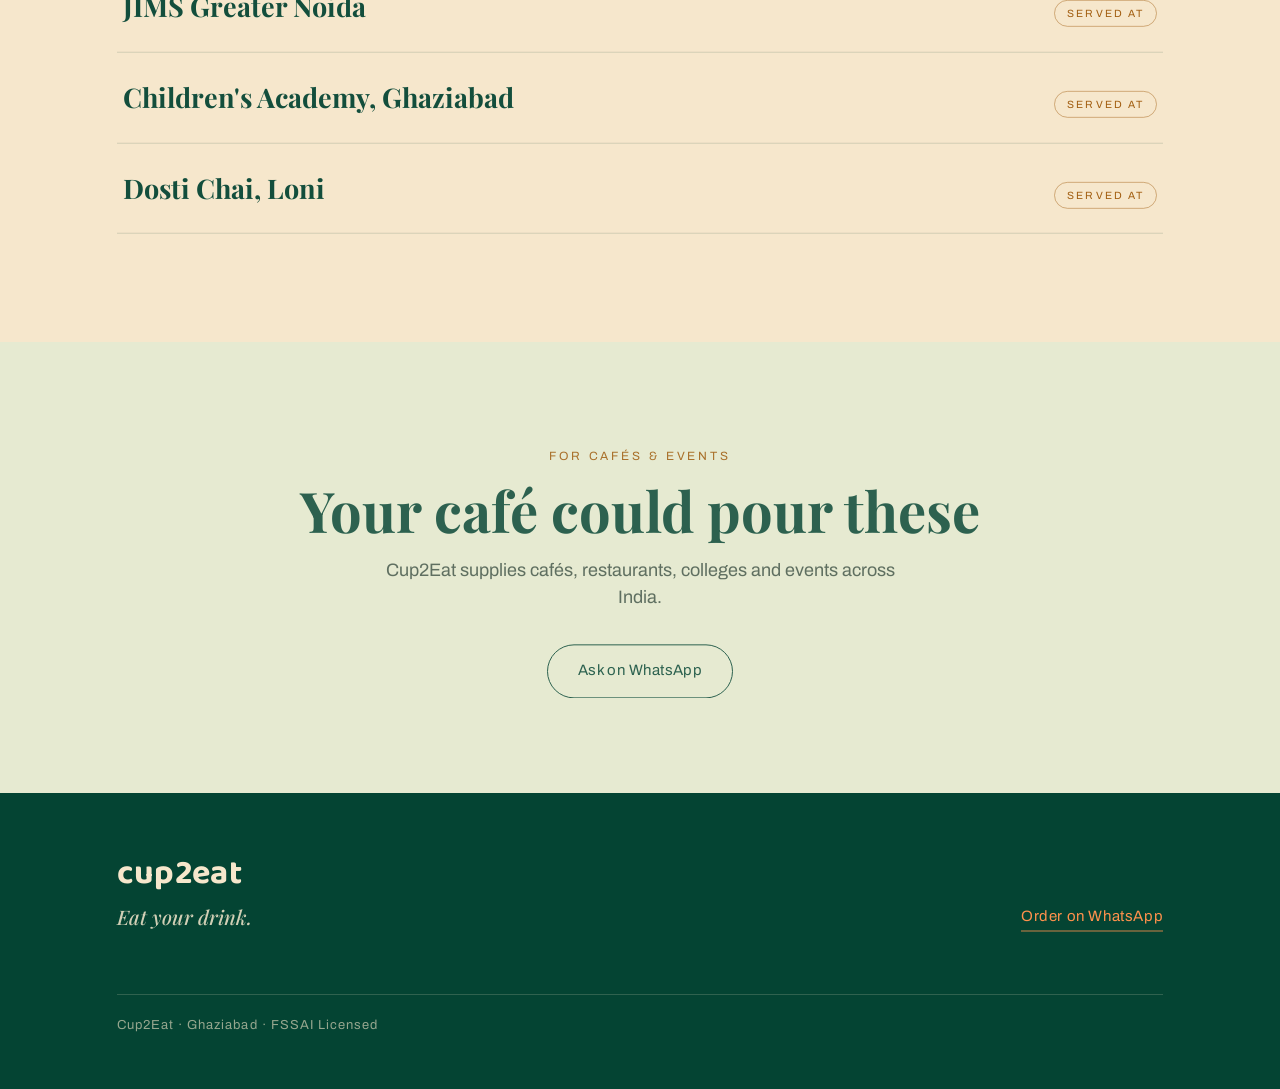
<file: demo4/index.html>
<!doctype html>
<html lang="en">
  <head>
    <meta charset="UTF-8" />
    <link rel="icon" type="image/svg+xml" href="favicon.svg" />
    <meta name="viewport" content="width=device-width, initial-scale=1.0, viewport-fit=cover" />
    <meta
      name="description"
      content="Cup2Eat edible cups — chai first, then eat the cup. 100 ml baked wafer cups in Chocolate, Vanilla and Elaichi. Box of 396 cups at ₹3,999, delivery included."
    />
    <title>Cup2Eat · Eat Your Drink</title>
    <script type="module" crossorigin src="./assets/index-C39CgxiJ.js"></script>
    <link rel="stylesheet" crossorigin href="./assets/index-TgTJwfzz.css">
  </head>
  <body>
    <div id="root"></div>
  </body>
</html>
</file>
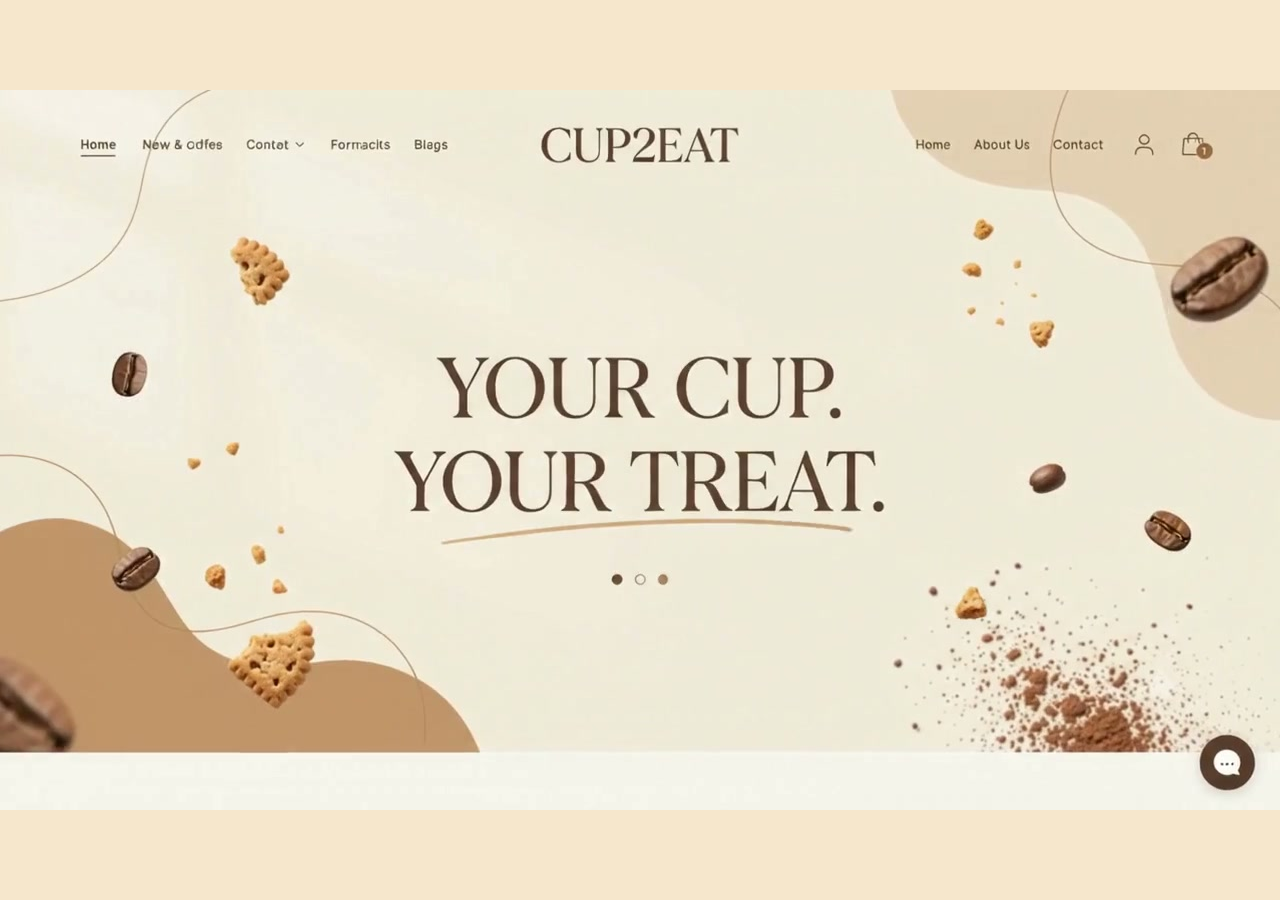
<file: demo6a/index.html>
<!doctype html>
<html lang="en">
  <head>
    <meta charset="UTF-8" />
    <link rel="icon" type="image/svg+xml" href="favicon.svg" />
    <meta name="viewport" content="width=device-width, initial-scale=1.0, viewport-fit=cover" />
    <meta
      name="description"
      content="Cup2Eat edible cups — chai first, then eat the cup. 100 ml baked wafer cups in Chocolate, Vanilla and Elaichi. Box of 396 cups at ₹3,999, delivery included."
    />
    <title>Cup2Eat — Eat Your Drink</title>
    <script type="module" crossorigin src="./assets/index-WpC4tMr2.js"></script>
    <link rel="stylesheet" crossorigin href="./assets/index-DHGSzsGu.css">
  </head>
  <body>
    <div id="root"></div>
  </body>
</html>
</file>
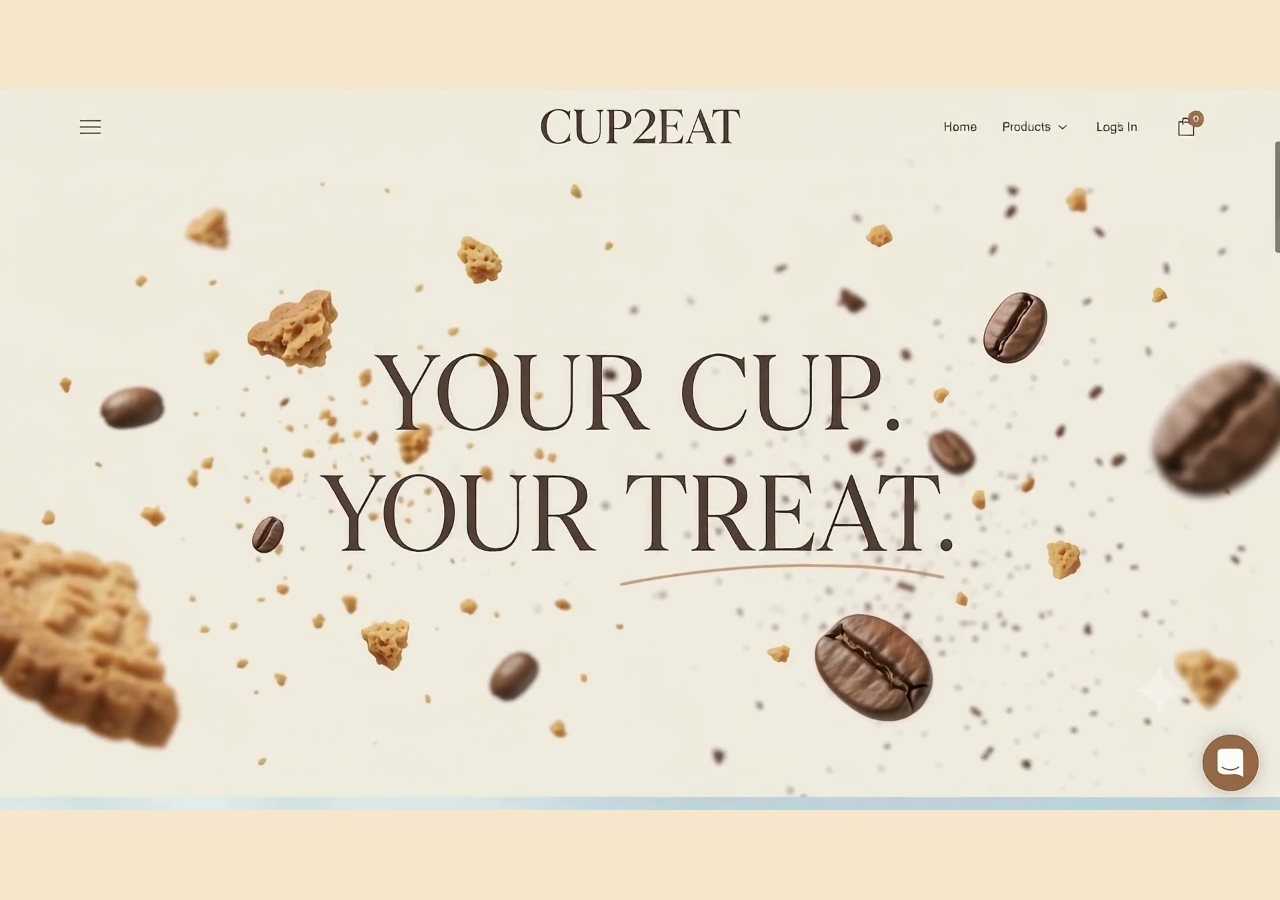
<file: demo6b/index.html>
<!doctype html>
<html lang="en">
  <head>
    <meta charset="UTF-8" />
    <link rel="icon" type="image/svg+xml" href="favicon.svg" />
    <meta name="viewport" content="width=device-width, initial-scale=1.0, viewport-fit=cover" />
    <meta
      name="description"
      content="Cup2Eat edible cups — chai first, then eat the cup. 100 ml baked wafer cups in Chocolate, Vanilla and Elaichi. Box of 396 cups at ₹3,999, delivery included."
    />
    <title>Cup2Eat — Eat Your Drink</title>
    <script type="module" crossorigin src="./assets/index-DT24xjms.js"></script>
    <link rel="stylesheet" crossorigin href="./assets/index-DHGSzsGu.css">
  </head>
  <body>
    <div id="root"></div>
  </body>
</html>
</file>
<file: demo3/assets/index-FSorZnXt.css>
@font-face{font-family:Playfair Display;src:url(../fonts/playfair-700.woff2)format("woff2");font-weight:700;font-display:swap}@font-face{font-family:Playfair Display;src:url(../fonts/playfair-800.woff2)format("woff2");font-weight:800;font-display:swap}@font-face{font-family:Playfair Display;src:url(../fonts/playfair-i500.woff2)format("woff2");font-weight:500;font-style:italic;font-display:swap}@font-face{font-family:Archivo;src:url(../fonts/archivo-400.woff2)format("woff2");font-weight:400;font-display:swap}@font-face{font-family:Archivo;src:url(../fonts/archivo-i400.woff2)format("woff2");font-weight:400;font-style:italic;font-display:swap}@font-face{font-family:"Baloo 2";src:url(../fonts/baloo-700.woff2)format("woff2");font-weight:700;font-display:swap}@font-face{font-family:Caveat;src:url(../fonts/caveat-600.woff2)format("woff2");font-weight:600;font-display:swap}:root{--cream:#faf3e3;--paper:#fdf8ec;--ink:#2a1d12;--choc:#4a2c17;--gold:#c8952f;--leaf:#2e4b2f}*{box-sizing:border-box}html,body,#root{height:100%;color:var(--ink);-webkit-font-smoothing:antialiased;background:#17100a;margin:0;font-family:Archivo,system-ui,sans-serif;overflow:hidden}.app{position:fixed;inset:0;overflow:hidden}.stage{touch-action:none;cursor:grab;position:absolute;inset:0}.stage:active{cursor:grabbing}.scene{aspect-ratio:2752/1536;will-change:transform;width:max(100vw,179.17vh);transition:filter .5s;position:absolute;top:50%;left:50%}.scene-img{object-fit:cover;-webkit-user-select:none;user-select:none;-webkit-user-drag:none;width:100%;height:100%;display:block}.scene-dim .scene-img{filter:brightness(.9)saturate(.94)}.shimmer{pointer-events:none;mix-blend-mode:soft-light;background:radial-gradient(55% 45% at 30% 18%,#ffd6968c,#0000 70%),radial-gradient(40% 35% at 78% 30%,#ffbe7859,#0000 70%);animation:9s ease-in-out infinite alternate shimmer;position:absolute;inset:0}@keyframes shimmer{0%{opacity:.25}to{opacity:.6}}.steam{pointer-events:none;width:5%;height:9%;position:absolute;top:61%;left:63.5%;transform:translate(-50%,-100%)}.steam i{filter:blur(5px);opacity:0;background:radial-gradient(closest-side,#fffcf580,#0000 72%);border-radius:50%;width:34%;height:62%;animation:5.2s ease-in-out infinite rise;position:absolute;bottom:0}.steam i:first-child{animation-delay:0s;left:8%}.steam i:nth-child(2){height:78%;animation-delay:1.7s;left:36%}.steam i:nth-child(3){animation-delay:3.3s;left:62%}@keyframes rise{0%{opacity:0;transform:translateY(26%)scaleX(.8)}30%{opacity:.75}to{opacity:0;transform:translateY(-88%)translate(9%)scaleX(1.5)}}.hotspot{cursor:pointer;z-index:5;-webkit-tap-highlight-color:transparent;background:0 0;border:0;width:44px;height:44px;position:absolute;transform:translate(-50%,-50%)}.hs-dot{background:#ffdf9e;border:2px solid #2a1d12d9;border-radius:50%;width:11px;height:11px;transition:transform .25s,background .25s;position:absolute;top:50%;left:50%;transform:translate(-50%,-50%);box-shadow:0 1px 8px #00000073}.hs-ring{border:2px solid #ffdf9ee6;border-radius:50%;width:30px;height:30px;animation:2.6s ease-out infinite pulse;position:absolute;top:50%;left:50%;transform:translate(-50%,-50%);box-shadow:0 0 0 1px #2a1d1240,inset 0 0 6px #0003}@keyframes pulse{0%{opacity:.95;transform:translate(-50%,-50%)scale(.65)}70%{opacity:0;transform:translate(-50%,-50%)scale(1.35)}to{opacity:0;transform:translate(-50%,-50%)scale(1.35)}}.hs-chip{color:var(--cream);letter-spacing:.04em;white-space:nowrap;opacity:0;pointer-events:none;background:#17100ae0;border-radius:999px;padding:5px 11px;font-family:Archivo,sans-serif;font-size:12px;font-weight:600;transition:opacity .22s,transform .22s;position:absolute;bottom:calc(100% - 2px);left:50%;transform:translate(-50%,4px)}.hotspot:hover .hs-chip,.hotspot:focus-visible .hs-chip{opacity:1;transform:translate(-50%)}.hotspot:hover .hs-dot,.hotspot:focus-visible .hs-dot{background:#fff3d6;transform:translate(-50%,-50%)scale(1.35)}.hotspot:focus-visible{outline-offset:2px;border-radius:50%;outline:2px solid #ffdf9e}.chrome-top{pointer-events:none;z-index:20;align-items:baseline;gap:14px;padding:18px 22px;display:flex;position:absolute;top:0;left:0;right:0}.wordmark{color:#fff6df;text-shadow:0 2px 14px #140a02a6,0 1px 3px #140a02cc;letter-spacing:.01em;font-family:"Baloo 2",cursive;font-size:30px;font-weight:700;line-height:1}.chrome-tag{color:#fff6dfeb;text-shadow:0 1px 10px #140a02b3;font-family:Playfair Display,serif;font-size:15px;font-style:italic;font-weight:500}.hint{z-index:20;-webkit-backdrop-filter:blur(6px);backdrop-filter:blur(6px);color:#faf3e3e6;letter-spacing:.01em;white-space:nowrap;pointer-events:none;background:#17100ab8;border-radius:999px;padding:9px 18px;font-size:13.5px;animation:1.2s .8s both hintIn;position:absolute;bottom:26px;left:50%;transform:translate(-50%)}.hint strong{color:#ffdf9e;font-weight:600}@keyframes hintIn{0%{opacity:0;transform:translate(-50%,10px)}to{opacity:1;transform:translate(-50%)}}.zonebar{display:none}.scrim{z-index:30;background:radial-gradient(120% 100% at 50% 45%,#120a042e 55%,#120a0480 100%);animation:.35s both fadeIn;position:absolute;inset:0}@keyframes fadeIn{0%{opacity:0}to{opacity:1}}.panel{z-index:40;background:var(--paper);border-radius:20px;width:min(404px,100vw - 44px);max-height:min(82vh,720px);padding:34px 32px 30px;animation:.45s cubic-bezier(.22,.9,.3,1) both panelIn;position:absolute;top:50%;right:22px;overflow-y:auto;transform:translateY(-50%);box-shadow:0 30px 80px #0a05018c,0 4px 18px #0a050159}@keyframes panelIn{0%{opacity:0;transform:translateY(-46%)translate(26px)}to{opacity:1;transform:translateY(-50%)translate(0)}}.panel-close{width:36px;height:36px;color:var(--choc);cursor:pointer;z-index:2;background:#fdf8eceb;border:0;border-radius:50%;font-size:26px;line-height:1;position:absolute;top:10px;right:12px;box-shadow:0 2px 8px #140a0240}.panel-close:hover{background:#fffdf4}.pl{animation:.55s cubic-bezier(.2,.8,.3,1) both lineUp}@keyframes lineUp{0%{opacity:0;transform:translateY(14px)}to{opacity:1;transform:translateY(0)}}.p-eyebrow{color:var(--gold);margin:0 0 8px;font-family:Playfair Display,serif;font-size:15px;font-style:italic;font-weight:500}.p-title{color:var(--ink);margin:0 0 16px;font-family:Playfair Display,serif;font-size:32px;font-weight:800;line-height:1.08}.p-body{color:#463322;margin:0 0 12px;font-size:15.5px;line-height:1.55}.p-foot{color:#7a6248;margin:16px 0 0;font-size:13px;font-style:italic}.chips{flex-wrap:wrap;gap:8px;margin-top:18px;display:flex}.chips span{letter-spacing:.03em;color:var(--choc);border:1.5px solid #4a2c1759;border-radius:999px;padding:6px 12px;font-size:12.5px;font-weight:600}.price{flex-direction:column;margin:2px 0 14px;display:flex}.price-num{color:var(--leaf);font-family:Playfair Display,serif;font-size:44px;font-weight:800;line-height:1}.price-sub{letter-spacing:.03em;color:#6b543c;margin-top:5px;font-size:13.5px;font-weight:600}.cta{background:var(--leaf);color:#f4f9ec;border-radius:999px;margin-top:10px;padding:13px 22px;font-size:15px;font-weight:700;text-decoration:none;transition:transform .2s,box-shadow .2s;display:inline-block;box-shadow:0 8px 20px #2e4b2f59}.cta:hover{transform:translateY(-1px);box-shadow:0 12px 26px #2e4b2f66}.p-chalk{color:#f2ecd9;background:linear-gradient(160deg,#22392a,#182a1f);border-radius:14px;margin:-10px -8px -4px;padding:20px 18px 16px;box-shadow:inset 0 0 0 2px #f2ecd924,inset 0 0 40px #00000059}.p-chalk .p-eyebrow{color:#d9b96a}.chalk-title{color:#f7f1dc}.menu{margin-top:6px}.menu-row{align-items:baseline;gap:10px;margin-top:16px;display:flex}.menu-name{color:#fff8e2;font-family:Caveat,cursive;font-size:29px;font-weight:600;line-height:1}.menu-dots{border-bottom:2px dotted #f2ecd966;flex:1;transform:translateY(-4px)}.menu-note{color:#cfd8bd;white-space:nowrap;font-family:Playfair Display,serif;font-size:13.5px;font-style:italic}.menu-line{color:#f2ecd9d1;margin:5px 0 0;font-size:13.5px;line-height:1.5}.p-chalk .p-foot{color:#f2ecd9a6}.venues{flex-direction:column;gap:10px;display:flex}.venue{background:#fffdf4;border:1.5px solid #4a2c1747;border-radius:10px;flex-direction:column;gap:2px;padding:12px 14px;display:flex;box-shadow:0 2px 6px #4a2c1714}.venue-name{color:var(--ink);font-family:Playfair Display,serif;font-size:17.5px;font-weight:700}.venue-tag{color:#7a6248;font-size:12.5px;font-style:italic}@media (width<=760px){.chrome-top{padding:14px 16px}.wordmark{font-size:25px}.chrome-tag,.hint{display:none}.zonebar{left:10px;right:10px;bottom:calc(10px + env(safe-area-inset-bottom));z-index:25;-webkit-backdrop-filter:blur(8px);backdrop-filter:blur(8px);background:#17100ac7;border-radius:999px;gap:6px;padding:7px;display:flex;position:absolute}.zonebar button{color:#faf3e3d9;letter-spacing:.01em;cursor:pointer;white-space:nowrap;background:0 0;border:0;border-radius:999px;flex:1;padding:10px 2px;font-family:Archivo,sans-serif;font-size:12px;font-weight:600}.zonebar button.on{color:var(--ink);background:#ffdf9e}.panel{width:100%;max-height:74vh;padding:28px 24px calc(26px + env(safe-area-inset-bottom));border-radius:22px 22px 0 0;animation:.45s cubic-bezier(.22,.9,.3,1) both sheetIn;inset:auto 0 0;transform:none}@keyframes sheetIn{0%{opacity:0;transform:translateY(46px)}to{opacity:1;transform:translateY(0)}}.p-title{font-size:27px}}@media (prefers-reduced-motion:reduce){.hs-ring,.shimmer,.steam i,.hint,.pl,.panel,.scrim{animation:none!important}.steam{display:none}}
</file>
<file: demo4/assets/index-TgTJwfzz.css>
@font-face{font-family:Playfair Display;src:url(../fonts/playfair-700.woff2)format("woff2");font-weight:700;font-display:swap}@font-face{font-family:Playfair Display;src:url(../fonts/playfair-800.woff2)format("woff2");font-weight:800;font-display:swap}@font-face{font-family:Playfair Display;src:url(../fonts/playfair-i500.woff2)format("woff2");font-weight:500;font-style:italic;font-display:swap}@font-face{font-family:Archivo;src:url(../fonts/archivo-400.woff2)format("woff2");font-weight:400;font-display:swap}@font-face{font-family:Archivo;src:url(../fonts/archivo-i400.woff2)format("woff2");font-weight:400;font-style:italic;font-display:swap}@font-face{font-family:"Baloo 2";src:url(../fonts/baloo-700.woff2)format("woff2");font-weight:700;font-display:swap}@font-face{font-family:Caveat;src:url(../fonts/caveat-600.woff2)format("woff2");font-weight:600;font-display:swap}:root{--field:#f6e7cc;--field-soft:#fdf6e3;--green:#044433;--green-ink:#1d332a;--amber:#ff914d;--amber-deep:#9c5505;--word:#cfdcb0;--pale-green:#e6ead1;--hairline:#04443329}*{box-sizing:border-box}html{margin:0;padding:0}body{background:var(--field);color:var(--green-ink);-webkit-font-smoothing:antialiased;margin:0;font-family:Archivo,system-ui,sans-serif;font-size:17px;line-height:1.55}::selection{background:var(--amber);color:var(--green)}img{max-width:100%}.sr-only{clip:rect(0, 0, 0, 0);white-space:nowrap;border:0;width:1px;height:1px;margin:-1px;padding:0;position:absolute;overflow:hidden}a{color:inherit}:focus-visible{outline:3px solid var(--green);outline-offset:3px;border-radius:4px}.on-green :focus-visible{outline-color:var(--amber)}.wordmark{letter-spacing:.01em;color:var(--green);font-family:"Baloo 2",cursive;font-size:30px;font-weight:700;line-height:1;text-decoration:none}.eyebrow{letter-spacing:.24em;text-transform:uppercase;color:var(--amber-deep);margin:0 0 14px;font-size:12px;font-weight:700}.on-green .eyebrow{color:var(--amber)}h2.headline{color:var(--green);margin:0 0 16px;font-family:Playfair Display,serif;font-size:clamp(34px,4.6vw,56px);font-weight:700;line-height:1.08}.on-green h2.headline{color:var(--field)}.lede{color:#1d332ad1;max-width:52ch;margin:0;font-size:18px}.on-green .lede{color:#f6e7ccd9}.btn{letter-spacing:.03em;background:var(--amber);color:var(--green);border:1.5px solid var(--amber);cursor:pointer;border-radius:999px;align-items:center;gap:10px;padding:14px 30px;font-family:Archivo,sans-serif;font-size:15px;font-weight:700;text-decoration:none;transition:background .25s,color .25s,transform .25s;display:inline-flex}.btn:hover{background:#ffa76e;transform:translateY(-1px)}.btn-ghost{color:var(--green);border-color:var(--green);background:0 0}.btn-ghost:hover{background:var(--green);color:var(--field)}section{position:relative}.section-inner{max-width:1200px;margin:0 auto;padding:110px 6vw}.hero{background:var(--field);flex-direction:column;min-height:100svh;display:flex;overflow:hidden}.hero-nav{z-index:20;justify-content:space-between;align-items:center;gap:24px;padding:26px 4.5vw 0;display:flex;position:relative}.hero-nav-links{gap:38px;margin:0;padding:0;list-style:none;display:flex}.hero-nav-links a{letter-spacing:.14em;text-transform:uppercase;color:var(--green);border-bottom:2px solid #0000;padding:6px 2px;font-size:14px;font-weight:700;text-decoration:none;transition:border-color .25s}.hero-nav-links a:hover{border-bottom-color:var(--amber)}.btn-order-nav{padding:10px 24px;font-size:14px}.stage{flex:1;place-items:center;min-height:54vh;display:grid;position:relative}.edible{letter-spacing:.05em;color:var(--word);white-space:nowrap;z-index:1;-webkit-user-select:none;user-select:none;font-family:Playfair Display,serif;font-size:20.5vw;font-weight:800;line-height:1;position:absolute;top:46%;left:50%;transform:translate(-50%,-50%)}.edible-letter{display:inline-block}.wheat-big{mix-blend-mode:multiply;z-index:3;pointer-events:none;width:auto;height:40vh;position:absolute;top:37%;left:50%;transform:translate(-50%,-50%);-webkit-mask-image:radial-gradient(72% 62% at 50% 46%,#000 52%,#0000 76%);mask-image:radial-gradient(72% 62% at 50% 46%,#000 52%,#0000 76%)}.cup-wrap{z-index:4;margin-top:-2vh;position:relative}.cup-float{z-index:2;position:relative}.cup-img{filter:drop-shadow(0 10px 22px #4a2c172e);width:auto;height:46vh;display:block}.cup-shadow{filter:blur(5px);z-index:1;background:radial-gradient(#2b20108c 0%,#2b201000 68%);border-radius:50%;width:68%;height:30px;position:absolute;bottom:-16px;left:16%}.hero-caption{z-index:6;text-align:center;padding:0 20px 5.5vh;position:relative}.hero-sub{color:var(--green);margin:0 0 22px;font-family:Playfair Display,serif;font-size:clamp(21px,2.6vw,30px);font-style:italic;font-weight:500}.callouts{z-index:10;pointer-events:none;position:absolute;inset:0}.callout{text-align:center;width:178px;position:absolute}.callout-badge{background:#fffdf4;border:1.5px solid #04443359;border-radius:50%;place-items:center;width:64px;height:64px;margin:0 auto 10px;display:grid;overflow:hidden;box-shadow:0 8px 20px #4a2c1724}.callout-badge img{width:auto;height:46px;display:block}.callout-badge svg{display:block}.callout-name{color:var(--green);margin:0 0 3px;font-family:Playfair Display,serif;font-size:19px;font-weight:700;line-height:1.15}.callout-cap{color:#1d332ab8;margin:0;font-size:12.5px;line-height:1.45}.callout--wheat{top:19%;left:11.5%}.callout--zero{top:16.5%;right:11.5%}.callout--ml{top:calc(45% + 14px);left:6%}.callout--flavours{top:43%;right:6%}.callout--fssai{margin-left:-89px;top:auto;bottom:22.5%;left:50%}.flavours{background:var(--field)}.flavours .section-inner{padding-top:40px}.flavours-head{max-width:640px}.flavours-grid{grid-template-columns:repeat(3,1fr);align-items:start;gap:24px;margin-top:70px;display:grid}.flavour{text-align:center}.flavour--vanilla{margin-top:44px}.flavour--elaichi{margin-top:20px}.flavour-cup{filter:drop-shadow(0 14px 20px #4a2c1729);width:auto;height:262px;margin:0 auto;display:block}.flavour-name{color:var(--green);margin:22px 0 4px;font-family:Playfair Display,serif;font-size:31px;font-weight:700}.flavour-note{color:var(--amber-deep);margin:0;font-family:Caveat,cursive;font-size:25px;font-weight:600}.ritual{background:var(--field-soft);border-top:1px solid var(--hairline);border-bottom:1px solid var(--hairline)}.steps{grid-template-columns:repeat(3,1fr);gap:40px;margin-top:56px;display:grid}.step-num{color:var(--word);margin:0 0 14px;font-family:Playfair Display,serif;font-size:62px;font-weight:800;line-height:1}.step-name{color:var(--green);margin:0 0 8px;font-family:Playfair Display,serif;font-size:25px;font-weight:700}.step-text{color:#1d332acc;max-width:30ch;margin:0}.box{background:var(--green);color:var(--field)}.box .section-inner{text-align:center;padding-top:120px;padding-bottom:120px}.box-price{color:var(--field);margin:10px 0 20px;font-family:Playfair Display,serif;font-size:clamp(42px,6.6vw,86px);font-weight:800;line-height:1.05}.box-price .rupee{color:var(--amber)}.box .lede{margin:0 auto 34px}.box h2.headline{margin-bottom:6px}.proof-list{border-top:1px solid var(--hairline);margin-top:48px}.proof-row{border-bottom:1px solid var(--hairline);justify-content:space-between;align-items:baseline;gap:20px;padding:24px 6px;display:flex}.proof-name{color:var(--green);margin:0;font-family:Playfair Display,serif;font-size:clamp(21px,2.6vw,27px);font-weight:700}.proof-tag{letter-spacing:.2em;color:var(--amber-deep);border:1px solid #9c550573;border-radius:999px;flex:none;padding:5px 12px 4px;font-size:10.5px;font-weight:700}.cafes{background:var(--pale-green)}.cafes .section-inner{text-align:center;padding-top:100px;padding-bottom:100px}.cafes .lede{margin:0 auto 32px}.footer{background:var(--green);color:var(--field)}.footer-inner{flex-wrap:wrap;justify-content:space-between;align-items:flex-end;gap:28px;max-width:1200px;margin:0 auto;padding:64px 6vw 54px;display:flex}.footer .wordmark{color:var(--field);font-size:34px}.footer-tag{color:#f6e7ccd9;margin:10px 0 0;font-family:Playfair Display,serif;font-size:20px;font-style:italic;font-weight:500}.footer-link{letter-spacing:.04em;color:var(--amber);border-bottom:2px solid #ff914d66;padding-bottom:2px;font-size:15px;font-weight:700;text-decoration:none}.footer-link:hover{border-bottom-color:var(--amber)}.footer-small{letter-spacing:.08em;color:#f6e7cc99;border-top:1px solid #f6e7cc2e;width:100%;margin:34px 0 0;padding-top:20px;font-size:13px}@media (width<=720px){body{font-size:16px}.section-inner{padding:76px 6vw}.hero-nav{padding:20px 5vw 0}.hero-nav-links{display:none}.wordmark{font-size:26px}.stage{min-height:46vh}.edible{font-size:23.5vw;top:44%}.wheat-big{height:33vh;top:38%}.cup-img{height:38vh}.hero-caption{padding-bottom:26px}.callouts{pointer-events:none;grid-template-columns:1fr 1fr;gap:30px 14px;padding:10px 20px 52px;display:grid;position:static}.callout{width:auto;margin:0;position:static}.callout--fssai{grid-column:1/-1;justify-self:center;width:178px}.flavours-grid{grid-template-columns:1fr;gap:54px;margin-top:52px}.flavour--vanilla,.flavour--elaichi{margin-top:0}.flavour-cup{height:236px}.steps{grid-template-columns:1fr;gap:36px}.step-text{max-width:none}.proof-row{flex-direction:column;align-items:flex-start;gap:8px}.footer-inner{flex-direction:column;align-items:flex-start}}@media (prefers-reduced-motion:reduce){.btn,.hero-nav-links a{transition:none}}
</file>
<file: demo6a/assets/index-DHGSzsGu.css>
@font-face{font-family:Archivo;src:url(../fonts/archivo-400.woff2)format("woff2");font-weight:400;font-display:swap}*{box-sizing:border-box}html{margin:0;padding:0}body{-webkit-font-smoothing:antialiased;background:#f6e7cc;margin:0;font-family:Archivo,system-ui,sans-serif}.track{height:620svh;position:relative}.stage{background:#f6e7cc;height:100svh;position:sticky;top:0;overflow:hidden}.film-bg{object-fit:cover;filter:blur(48px)brightness(.96)saturate(1.08);z-index:0;width:100%;height:100%;display:block;position:absolute;inset:0;transform:scale(1.12)}.film{object-fit:contain;z-index:1;background:0 0;width:100%;height:100%;display:block;position:absolute;inset:0}.scroll-cue{z-index:3;-webkit-backdrop-filter:blur(8px);color:#3d2b1f;pointer-events:none;background:#fffcf58c;border-radius:999px;flex-direction:column;align-items:center;gap:8px;padding:10px 17px 12px;transition:opacity .6s,transform .6s;display:flex;position:absolute;bottom:26px;left:50%;transform:translate(-50%)}.scroll-cue span{letter-spacing:.22em;text-transform:uppercase;font-size:11px;line-height:1}.scroll-cue i{transform-origin:top;background:#3d2b1f;width:1px;height:26px;animation:1.8s ease-in-out infinite cue-drop;display:block}@keyframes cue-drop{0%{opacity:0;transform:scaleY(0)}35%{opacity:1;transform:scaleY(1)}to{opacity:0;transform:scaleY(1)translateY(5px)}}.scroll-cue.is-gone{opacity:0;transform:translate(-50%)translateY(8px)}@media (prefers-reduced-motion:reduce){.scroll-cue i{animation:none}}
</file>
<file: demo6b/assets/index-DHGSzsGu.css>
@font-face{font-family:Archivo;src:url(../fonts/archivo-400.woff2)format("woff2");font-weight:400;font-display:swap}*{box-sizing:border-box}html{margin:0;padding:0}body{-webkit-font-smoothing:antialiased;background:#f6e7cc;margin:0;font-family:Archivo,system-ui,sans-serif}.track{height:620svh;position:relative}.stage{background:#f6e7cc;height:100svh;position:sticky;top:0;overflow:hidden}.film-bg{object-fit:cover;filter:blur(48px)brightness(.96)saturate(1.08);z-index:0;width:100%;height:100%;display:block;position:absolute;inset:0;transform:scale(1.12)}.film{object-fit:contain;z-index:1;background:0 0;width:100%;height:100%;display:block;position:absolute;inset:0}.scroll-cue{z-index:3;-webkit-backdrop-filter:blur(8px);color:#3d2b1f;pointer-events:none;background:#fffcf58c;border-radius:999px;flex-direction:column;align-items:center;gap:8px;padding:10px 17px 12px;transition:opacity .6s,transform .6s;display:flex;position:absolute;bottom:26px;left:50%;transform:translate(-50%)}.scroll-cue span{letter-spacing:.22em;text-transform:uppercase;font-size:11px;line-height:1}.scroll-cue i{transform-origin:top;background:#3d2b1f;width:1px;height:26px;animation:1.8s ease-in-out infinite cue-drop;display:block}@keyframes cue-drop{0%{opacity:0;transform:scaleY(0)}35%{opacity:1;transform:scaleY(1)}to{opacity:0;transform:scaleY(1)translateY(5px)}}.scroll-cue.is-gone{opacity:0;transform:translate(-50%)translateY(8px)}@media (prefers-reduced-motion:reduce){.scroll-cue i{animation:none}}
</file>
<file: assets/index-Kc_wcU8Y.css>
/*! tailwindcss v4.3.5 | MIT License | https://tailwindcss.com */
@layer properties{@supports (((-webkit-hyphens:none)) and (not (margin-trim:block))) or ((-moz-orient:inline) and (not (color:rgb(from red r g b)))){*,:before,:after,::backdrop{--tw-translate-x:0;--tw-translate-y:0;--tw-translate-z:0;--tw-rotate-x:initial;--tw-rotate-y:initial;--tw-rotate-z:initial;--tw-skew-x:initial;--tw-skew-y:initial;--tw-space-y-reverse:0;--tw-border-style:solid;--tw-gradient-position:initial;--tw-gradient-from:#0000;--tw-gradient-via:#0000;--tw-gradient-to:#0000;--tw-gradient-stops:initial;--tw-gradient-via-stops:initial;--tw-gradient-from-position:0%;--tw-gradient-via-position:50%;--tw-gradient-to-position:100%;--tw-leading:initial;--tw-font-weight:initial;--tw-tracking:initial;--tw-shadow:0 0 #0000;--tw-shadow-color:initial;--tw-shadow-alpha:100%;--tw-inset-shadow:0 0 #0000;--tw-inset-shadow-color:initial;--tw-inset-shadow-alpha:100%;--tw-ring-color:initial;--tw-ring-shadow:0 0 #0000;--tw-inset-ring-color:initial;--tw-inset-ring-shadow:0 0 #0000;--tw-ring-inset:initial;--tw-ring-offset-width:0px;--tw-ring-offset-color:#fff;--tw-ring-offset-shadow:0 0 #0000;--tw-blur:initial;--tw-brightness:initial;--tw-contrast:initial;--tw-grayscale:initial;--tw-hue-rotate:initial;--tw-invert:initial;--tw-opacity:initial;--tw-saturate:initial;--tw-sepia:initial;--tw-drop-shadow:initial;--tw-drop-shadow-color:initial;--tw-drop-shadow-alpha:100%;--tw-drop-shadow-size:initial;--tw-backdrop-blur:initial;--tw-backdrop-brightness:initial;--tw-backdrop-contrast:initial;--tw-backdrop-grayscale:initial;--tw-backdrop-hue-rotate:initial;--tw-backdrop-invert:initial;--tw-backdrop-opacity:initial;--tw-backdrop-saturate:initial;--tw-backdrop-sepia:initial;--tw-duration:initial;--tw-ease:initial;--tw-scale-x:1;--tw-scale-y:1;--tw-scale-z:1}}}@layer theme{:root,:host{--font-sans:-apple-system, BlinkMacSystemFont, "Segoe UI", Roboto, "Helvetica Neue", "Noto Sans", Arial, sans-serif, "Apple Color Emoji", "Segoe UI Emoji", "Segoe UI Symbol", "Noto Color Emoji";--font-mono:ui-monospace, SFMono-Regular, Menlo, Monaco, Consolas, "Liberation Mono", "Courier New", monospace;--color-white:#fff;--spacing:.25rem;--container-xl:36rem;--text-xs:.75rem;--text-xs--line-height:calc(1 / .75);--text-sm:.875rem;--text-sm--line-height:calc(1.25 / .875);--text-base:1rem;--text-base--line-height:calc(1.5 / 1);--text-lg:1.125rem;--text-lg--line-height:calc(1.75 / 1.125);--text-xl:1.25rem;--text-xl--line-height:calc(1.75 / 1.25);--text-2xl:1.5rem;--text-2xl--line-height:calc(2 / 1.5);--text-4xl:2.25rem;--text-4xl--line-height:calc(2.5 / 2.25);--text-5xl:3rem;--text-5xl--line-height:1;--font-weight-semibold:600;--font-weight-bold:700;--tracking-tight:-.025em;--tracking-wide:.025em;--tracking-wider:.05em;--leading-snug:1.375;--leading-relaxed:1.625;--radius-md:.375rem;--radius-lg:.5rem;--radius-2xl:1rem;--radius-3xl:1.5rem;--ease-in:cubic-bezier(.4, 0, 1, 1);--ease-out:cubic-bezier(0, 0, .2, 1);--ease-in-out:cubic-bezier(.4, 0, .2, 1);--blur-md:12px;--default-transition-duration:.15s;--default-transition-timing-function:cubic-bezier(.4, 0, .2, 1);--default-font-family:var(--font-sans);--default-mono-font-family:var(--font-mono);--color-sage:#b9d19e;--color-mint:#edf2e6;--color-forest:#2e4b2f;--color-midsage:#93b183;--color-lightsage:#a8c08a;--font-anton:"Anton", "Arial Narrow", sans-serif;--font-archivo:"Archivo", "Helvetica Neue", sans-serif;--font-baloo:"Baloo 2", "Arial Rounded MT Bold", sans-serif;--font-caveat:"Caveat", cursive}}@layer base{*,:after,:before,::backdrop{box-sizing:border-box;border:0 solid;margin:0;padding:0}::file-selector-button{box-sizing:border-box;border:0 solid;margin:0;padding:0}html,:host{-webkit-text-size-adjust:100%;tab-size:4;line-height:1.5;font-family:var(--default-font-family,-apple-system, BlinkMacSystemFont, "Segoe UI", Roboto, "Helvetica Neue", "Noto Sans", Arial, sans-serif, "Apple Color Emoji", "Segoe UI Emoji", "Segoe UI Symbol", "Noto Color Emoji");font-feature-settings:var(--default-font-feature-settings,normal);font-variation-settings:var(--default-font-variation-settings,normal);-webkit-tap-highlight-color:transparent}hr{height:0;color:inherit;border-top-width:1px}abbr:where([title]){-webkit-text-decoration:underline dotted;text-decoration:underline dotted}h1,h2,h3,h4,h5,h6{font-size:inherit;font-weight:inherit}a{color:inherit;-webkit-text-decoration:inherit;-webkit-text-decoration:inherit;-webkit-text-decoration:inherit;-webkit-text-decoration:inherit;text-decoration:inherit}b,strong{font-weight:bolder}code,kbd,samp,pre{font-family:var(--default-mono-font-family,ui-monospace, SFMono-Regular, Menlo, Monaco, Consolas, "Liberation Mono", "Courier New", monospace);font-feature-settings:var(--default-mono-font-feature-settings,normal);font-variation-settings:var(--default-mono-font-variation-settings,normal);font-size:1em}small{font-size:80%}sub,sup{vertical-align:baseline;font-size:75%;line-height:0;position:relative}sub{bottom:-.25em}sup{top:-.5em}table{text-indent:0;border-color:inherit;border-collapse:collapse}:-moz-focusring:where(:not(iframe)){outline:auto}progress{vertical-align:baseline}summary{display:list-item}ol,ul,menu{list-style:none}img,svg,video,canvas,audio,iframe,embed,object{vertical-align:middle;display:block}img,video{max-width:100%;height:auto}button,input,select,optgroup,textarea{font:inherit;font-feature-settings:inherit;font-variation-settings:inherit;letter-spacing:inherit;color:inherit;opacity:1;background-color:#0000;border-radius:0}::file-selector-button{font:inherit;font-feature-settings:inherit;font-variation-settings:inherit;letter-spacing:inherit;color:inherit;opacity:1;background-color:#0000;border-radius:0}:where(select:is([multiple],[size])) optgroup{font-weight:bolder}:where(select:is([multiple],[size])) optgroup option{padding-inline-start:20px}::file-selector-button{margin-inline-end:4px}::placeholder{opacity:1}@supports (not ((-webkit-appearance:-apple-pay-button))) or (contain-intrinsic-size:1px){::placeholder{color:currentColor}@supports (color:color-mix(in lab, red, red)){::placeholder{color:color-mix(in oklab, currentcolor 50%, transparent)}}}textarea{resize:vertical}::-webkit-search-decoration{-webkit-appearance:none}::-webkit-date-and-time-value{min-height:1lh;text-align:inherit}::-webkit-datetime-edit{display:inline-flex}::-webkit-datetime-edit-fields-wrapper{padding:0}::-webkit-datetime-edit{padding-block:0}::-webkit-datetime-edit-year-field{padding-block:0}::-webkit-datetime-edit-month-field{padding-block:0}::-webkit-datetime-edit-day-field{padding-block:0}::-webkit-datetime-edit-hour-field{padding-block:0}::-webkit-datetime-edit-minute-field{padding-block:0}::-webkit-datetime-edit-second-field{padding-block:0}::-webkit-datetime-edit-millisecond-field{padding-block:0}::-webkit-datetime-edit-meridiem-field{padding-block:0}::-webkit-calendar-picker-indicator{line-height:1}:-moz-ui-invalid{box-shadow:none}button,input:where([type=button],[type=reset],[type=submit]){appearance:button}::file-selector-button{appearance:button}::-webkit-inner-spin-button{height:auto}::-webkit-outer-spin-button{height:auto}[hidden]:where(:not([hidden=until-found])){display:none!important}}@layer components;@layer utilities{.pointer-events-none{pointer-events:none}.invisible{visibility:hidden}.visible{visibility:visible}.absolute{position:absolute}.fixed{position:fixed}.relative{position:relative}.static{position:static}.inset-0{inset:0}.inset-x-0{inset-inline:0}.inset-x-\[6\%\]{inset-inline:6%}.-top-9{top:calc(var(--spacing) * -9)}.-top-14{top:calc(var(--spacing) * -14)}.top-0{top:0}.top-1\/2{top:50%}.top-3{top:calc(var(--spacing) * 3)}.top-\[7\%\]{top:7%}.top-\[8\%\]{top:8%}.top-\[15\%\]{top:15%}.top-\[23\%\]{top:23%}.top-\[24\%\]{top:24%}.top-\[29\%\]{top:29%}.top-\[39\%\]{top:39%}.top-\[42\%\]{top:42%}.top-\[42vh\]{top:42vh}.top-\[47\%\]{top:47%}.top-\[50\%\]{top:50%}.top-\[60\.5\%\]{top:60.5%}.top-\[71\%\]{top:71%}.top-\[85\%\]{top:85%}.-right-4{right:calc(var(--spacing) * -4)}.right-3{right:calc(var(--spacing) * 3)}.right-\[5\%\]{right:5%}.right-\[6\%\]{right:6%}.bottom-0{bottom:0}.bottom-\[6\%\]{bottom:6%}.bottom-\[7\%\]{bottom:7%}.bottom-\[9\%\]{bottom:9%}.bottom-\[12\.8\%\]{bottom:12.8%}.-left-4{left:calc(var(--spacing) * -4)}.left-0{left:0}.left-1\/2{left:50%}.left-4{left:calc(var(--spacing) * 4)}.left-\[3\%\]{left:3%}.left-\[4\%\]{left:4%}.left-\[5\%\]{left:5%}.left-\[6\%\]{left:6%}.left-\[8\%\]{left:8%}.left-\[56\%\]{left:56%}.z-10{z-index:10}.z-20{z-index:20}.z-30{z-index:30}.z-\[100\]{z-index:100}.mx-auto{margin-inline:auto}.mt-1{margin-top:var(--spacing)}.mt-2{margin-top:calc(var(--spacing) * 2)}.mt-3{margin-top:calc(var(--spacing) * 3)}.mt-4{margin-top:calc(var(--spacing) * 4)}.mt-5{margin-top:calc(var(--spacing) * 5)}.mt-6{margin-top:calc(var(--spacing) * 6)}.mt-7{margin-top:calc(var(--spacing) * 7)}.mt-8{margin-top:calc(var(--spacing) * 8)}.mt-9{margin-top:calc(var(--spacing) * 9)}.mt-12{margin-top:calc(var(--spacing) * 12)}.mt-16{margin-top:calc(var(--spacing) * 16)}.mt-\[9vh\]{margin-top:9vh}.mt-\[36vh\]{margin-top:36vh}.mr-10{margin-right:calc(var(--spacing) * 10)}.ml-6{margin-left:calc(var(--spacing) * 6)}.ml-8{margin-left:calc(var(--spacing) * 8)}.ml-10{margin-left:calc(var(--spacing) * 10)}.ml-auto{margin-left:auto}.block{display:block}.contents{display:contents}.flex{display:flex}.grid{display:grid}.hidden{display:none}.inline{display:inline}.inline-block{display:inline-block}.table{display:table}.aspect-square{aspect-ratio:1}.h-2\.5{height:calc(var(--spacing) * 2.5)}.h-6{height:calc(var(--spacing) * 6)}.h-9{height:calc(var(--spacing) * 9)}.h-10{height:calc(var(--spacing) * 10)}.h-11{height:calc(var(--spacing) * 11)}.h-24{height:calc(var(--spacing) * 24)}.h-\[4\.5rem\]{height:4.5rem}.h-\[13vh\]{height:13vh}.h-\[14vh\]{height:14vh}.h-\[18px\]{height:18px}.h-\[19vw\]{height:19vw}.h-\[21vh\]{height:21vh}.h-full{height:100%}.h-px{height:1px}.max-h-\[148px\]{max-height:148px}.min-h-\[92svh\]{min-height:92svh}.min-h-\[235vh\]{min-height:235vh}.min-h-\[248px\]{min-height:248px}.min-h-svh{min-height:100svh}.w-2\.5{width:calc(var(--spacing) * 2.5)}.w-6{width:calc(var(--spacing) * 6)}.w-8{width:calc(var(--spacing) * 8)}.w-9{width:calc(var(--spacing) * 9)}.w-10{width:calc(var(--spacing) * 10)}.w-11{width:calc(var(--spacing) * 11)}.w-12{width:calc(var(--spacing) * 12)}.w-14{width:calc(var(--spacing) * 14)}.w-24{width:calc(var(--spacing) * 24)}.w-\[4\.5rem\]{width:4.5rem}.w-\[18px\]{width:18px}.w-\[19vw\]{width:19vw}.w-\[54vw\]{width:54vw}.w-\[min\(74vw\,300px\)\]{width:min(74vw,300px)}.w-\[min\(80vw\,430px\)\]{width:min(80vw,430px)}.w-\[min\(88vw\,620px\)\]{width:min(88vw,620px)}.w-full{width:100%}.w-max{width:max-content}.max-w-\[36ch\]{max-width:36ch}.max-w-\[42ch\]{max-width:42ch}.max-w-\[44ch\]{max-width:44ch}.max-w-\[148px\]{max-width:148px}.max-w-\[560px\]{max-width:560px}.max-w-none{max-width:none}.max-w-xl{max-width:var(--container-xl)}.shrink-0{flex-shrink:0}.-translate-x-1\/2{--tw-translate-x:calc(calc(1 / 2 * 100%) * -1);translate:var(--tw-translate-x) var(--tw-translate-y)}.-translate-y-1\/2{--tw-translate-y:calc(calc(1 / 2 * 100%) * -1);translate:var(--tw-translate-x) var(--tw-translate-y)}.translate-y-\[31\%\]{--tw-translate-y:31%;translate:var(--tw-translate-x) var(--tw-translate-y)}.-rotate-2{rotate:-2deg}.-rotate-3{rotate:-3deg}.-rotate-6{rotate:-6deg}.-rotate-12{rotate:-12deg}.rotate-3{rotate:3deg}.rotate-6{rotate:6deg}.rotate-\[4deg\]{rotate:4deg}.transform{transform:var(--tw-rotate-x, ) var(--tw-rotate-y, ) var(--tw-rotate-z, ) var(--tw-skew-x, ) var(--tw-skew-y, )}.cursor-pointer{cursor:pointer}.resize{resize:both}.flex-col{flex-direction:column}.flex-wrap{flex-wrap:wrap}.items-center{align-items:center}.items-start{align-items:flex-start}.justify-between{justify-content:space-between}.justify-center{justify-content:center}.justify-start{justify-content:flex-start}.gap-2{gap:calc(var(--spacing) * 2)}.gap-3{gap:calc(var(--spacing) * 3)}.gap-4{gap:calc(var(--spacing) * 4)}.gap-5{gap:calc(var(--spacing) * 5)}:where(.space-y-3>:not(:last-child)){--tw-space-y-reverse:0;margin-block-start:calc(calc(var(--spacing) * 3) * var(--tw-space-y-reverse));margin-block-end:calc(calc(var(--spacing) * 3) * calc(1 - var(--tw-space-y-reverse)))}.overflow-hidden{overflow:hidden}.rounded-2xl{border-radius:var(--radius-2xl)}.rounded-3xl{border-radius:var(--radius-3xl)}.rounded-\[1\.8rem\]{border-radius:1.8rem}.rounded-\[2rem\]{border-radius:2rem}.rounded-full{border-radius:2147483647px}.rounded-lg{border-radius:var(--radius-lg)}.rounded-md{border-radius:var(--radius-md)}.border{border-style:var(--tw-border-style);border-width:1px}.border-\[9px\]{border-style:var(--tw-border-style);border-width:9px}.border-\[10px\]{border-style:var(--tw-border-style);border-width:10px}.border-white{border-color:var(--color-white)}.border-white\/20{border-color:#fff3}@supports (color:color-mix(in lab, red, red)){.border-white\/20{border-color:color-mix(in oklab, var(--color-white) 20%, transparent)}}.border-white\/40{border-color:#fff6}@supports (color:color-mix(in lab, red, red)){.border-white\/40{border-color:color-mix(in oklab, var(--color-white) 40%, transparent)}}.bg-forest{background-color:var(--color-forest)}.bg-forest\/30{background-color:#2e4b2f4d}@supports (color:color-mix(in lab, red, red)){.bg-forest\/30{background-color:color-mix(in oklab, var(--color-forest) 30%, transparent)}}.bg-lightsage{background-color:var(--color-lightsage)}.bg-midsage{background-color:var(--color-midsage)}.bg-mint{background-color:var(--color-mint)}.bg-mint\/80{background-color:#edf2e6cc}@supports (color:color-mix(in lab, red, red)){.bg-mint\/80{background-color:color-mix(in oklab, var(--color-mint) 80%, transparent)}}.bg-sage{background-color:var(--color-sage)}.bg-white{background-color:var(--color-white)}.bg-white\/10{background-color:#ffffff1a}@supports (color:color-mix(in lab, red, red)){.bg-white\/10{background-color:color-mix(in oklab, var(--color-white) 10%, transparent)}}.bg-white\/80{background-color:#fffc}@supports (color:color-mix(in lab, red, red)){.bg-white\/80{background-color:color-mix(in oklab, var(--color-white) 80%, transparent)}}.bg-gradient-to-r{--tw-gradient-position:to right in oklab;background-image:linear-gradient(var(--tw-gradient-stops))}.from-forest\/45{--tw-gradient-from:#2e4b2f73}@supports (color:color-mix(in lab, red, red)){.from-forest\/45{--tw-gradient-from:color-mix(in oklab, var(--color-forest) 45%, transparent)}}.from-forest\/45{--tw-gradient-stops:var(--tw-gradient-via-stops,var(--tw-gradient-position), var(--tw-gradient-from) var(--tw-gradient-from-position), var(--tw-gradient-to) var(--tw-gradient-to-position))}.via-forest\/10{--tw-gradient-via:#2e4b2f1a}@supports (color:color-mix(in lab, red, red)){.via-forest\/10{--tw-gradient-via:color-mix(in oklab, var(--color-forest) 10%, transparent)}}.via-forest\/10{--tw-gradient-via-stops:var(--tw-gradient-position), var(--tw-gradient-from) var(--tw-gradient-from-position), var(--tw-gradient-via) var(--tw-gradient-via-position), var(--tw-gradient-to) var(--tw-gradient-to-position);--tw-gradient-stops:var(--tw-gradient-via-stops)}.to-transparent{--tw-gradient-to:transparent;--tw-gradient-stops:var(--tw-gradient-via-stops,var(--tw-gradient-position), var(--tw-gradient-from) var(--tw-gradient-from-position), var(--tw-gradient-to) var(--tw-gradient-to-position))}.fill-forest{fill:var(--color-forest)}.object-cover{object-fit:cover}.p-5{padding:calc(var(--spacing) * 5)}.p-6{padding:calc(var(--spacing) * 6)}.p-8{padding:calc(var(--spacing) * 8)}.px-2{padding-inline:calc(var(--spacing) * 2)}.px-3{padding-inline:calc(var(--spacing) * 3)}.px-4{padding-inline:calc(var(--spacing) * 4)}.px-5{padding-inline:calc(var(--spacing) * 5)}.px-6{padding-inline:calc(var(--spacing) * 6)}.px-7{padding-inline:calc(var(--spacing) * 7)}.px-\[3\%\]{padding-inline:3%}.px-\[6\%\]{padding-inline:6%}.px-\[8\%\]{padding-inline:8%}.py-1{padding-block:var(--spacing)}.py-1\.5{padding-block:calc(var(--spacing) * 1.5)}.py-2{padding-block:calc(var(--spacing) * 2)}.py-3{padding-block:calc(var(--spacing) * 3)}.py-4{padding-block:calc(var(--spacing) * 4)}.py-\[9vh\]{padding-block:9vh}.py-\[10vh\]{padding-block:10vh}.pt-14{padding-top:calc(var(--spacing) * 14)}.pt-\[5vh\]{padding-top:5vh}.pt-\[9vh\]{padding-top:9vh}.pt-\[10vh\]{padding-top:10vh}.pt-\[11vh\]{padding-top:11vh}.pt-\[13vh\]{padding-top:13vh}.pb-\[16vh\]{padding-bottom:16vh}.pb-\[18vh\]{padding-bottom:18vh}.pb-\[36vh\]{padding-bottom:36vh}.pb-\[38vh\]{padding-bottom:38vh}.pb-\[42vh\]{padding-bottom:42vh}.text-center{text-align:center}.text-right{text-align:right}.font-anton{font-family:var(--font-anton)}.font-archivo{font-family:var(--font-archivo)}.font-baloo{font-family:var(--font-baloo)}.font-caveat{font-family:var(--font-caveat)}.text-2xl{font-size:var(--text-2xl);line-height:var(--tw-leading,var(--text-2xl--line-height))}.text-4xl{font-size:var(--text-4xl);line-height:var(--tw-leading,var(--text-4xl--line-height))}.text-base{font-size:var(--text-base);line-height:var(--tw-leading,var(--text-base--line-height))}.text-lg{font-size:var(--text-lg);line-height:var(--tw-leading,var(--text-lg--line-height))}.text-sm{font-size:var(--text-sm);line-height:var(--tw-leading,var(--text-sm--line-height))}.text-xl{font-size:var(--text-xl);line-height:var(--tw-leading,var(--text-xl--line-height))}.text-xs{font-size:var(--text-xs);line-height:var(--tw-leading,var(--text-xs--line-height))}.text-\[0\.65rem\]{font-size:.65rem}.text-\[26vw\]{font-size:26vw}.text-\[clamp\(0\.55rem\,1vw\,0\.78rem\)\]{font-size:clamp(.55rem,1vw,.78rem)}.text-\[clamp\(0\.85rem\,1\.15vw\,1\.05rem\)\]{font-size:clamp(.85rem,1.15vw,1.05rem)}.text-\[clamp\(1\.2rem\,3vw\,2\.2rem\)\]{font-size:clamp(1.2rem,3vw,2.2rem)}.text-\[clamp\(1\.4rem\,2\.4vw\,2\.1rem\)\]{font-size:clamp(1.4rem,2.4vw,2.1rem)}.text-\[clamp\(1\.4rem\,3\.4vw\,2\.6rem\)\]{font-size:clamp(1.4rem,3.4vw,2.6rem)}.text-\[clamp\(1\.05rem\,2\.3vw\,1\.8rem\)\]{font-size:clamp(1.05rem,2.3vw,1.8rem)}.text-\[clamp\(1\.5rem\,2\.6vw\,2\.2rem\)\]{font-size:clamp(1.5rem,2.6vw,2.2rem)}.text-\[clamp\(1\.6rem\,3\.4vw\,2\.5rem\)\]{font-size:clamp(1.6rem,3.4vw,2.5rem)}.text-\[clamp\(1\.6rem\,3\.4vw\,2\.6rem\)\]{font-size:clamp(1.6rem,3.4vw,2.6rem)}.text-\[clamp\(1\.7rem\,3\.2vw\,2\.8rem\)\]{font-size:clamp(1.7rem,3.2vw,2.8rem)}.text-\[clamp\(1\.9rem\,4\.6vw\,3\.9rem\)\]{font-size:clamp(1.9rem,4.6vw,3.9rem)}.text-\[clamp\(1\.15rem\,2\.6vw\,2\.1rem\)\]{font-size:clamp(1.15rem,2.6vw,2.1rem)}.text-\[clamp\(1\.25rem\,2\.4vw\,2rem\)\]{font-size:clamp(1.25rem,2.4vw,2rem)}.text-\[clamp\(1rem\,1\.3vw\,1\.2rem\)\]{font-size:clamp(1rem,1.3vw,1.2rem)}.text-\[clamp\(1rem\,2vw\,1\.6rem\)\]{font-size:clamp(1rem,2vw,1.6rem)}.text-\[clamp\(2\.2rem\,6vw\,5\.4rem\)\]{font-size:clamp(2.2rem,6vw,5.4rem)}.text-\[clamp\(2\.3rem\,4\.6vw\,4\.4rem\)\]{font-size:clamp(2.3rem,4.6vw,4.4rem)}.text-\[clamp\(2\.4rem\,5vw\,4\.6rem\)\]{font-size:clamp(2.4rem,5vw,4.6rem)}.text-\[clamp\(2\.5rem\,4\.6vw\,4\.3rem\)\]{font-size:clamp(2.5rem,4.6vw,4.3rem)}.text-\[clamp\(2\.6rem\,6\.6vw\,6rem\)\]{font-size:clamp(2.6rem,6.6vw,6rem)}.text-\[clamp\(2\.6rem\,7vw\,6\.4rem\)\]{font-size:clamp(2.6rem,7vw,6.4rem)}.text-\[clamp\(2\.7rem\,6\.6vw\,6\.2rem\)\]{font-size:clamp(2.7rem,6.6vw,6.2rem)}.text-\[clamp\(2\.7rem\,7\.2vw\,6\.9rem\)\]{font-size:clamp(2.7rem,7.2vw,6.9rem)}.text-\[clamp\(2rem\,5\.4vw\,4\.8rem\)\]{font-size:clamp(2rem,5.4vw,4.8rem)}.text-\[clamp\(2rem\,5\.6vw\,4\.6rem\)\]{font-size:clamp(2rem,5.6vw,4.6rem)}.text-\[clamp\(3\.6rem\,11vw\,10\.5rem\)\]{font-size:clamp(3.6rem,11vw,10.5rem)}.text-\[clamp\(4rem\,14vw\,13rem\)\]{font-size:clamp(4rem,14vw,13rem)}.leading-\[0\.75\]{--tw-leading:.75;line-height:.75}.leading-\[0\.94\]{--tw-leading:.94;line-height:.94}.leading-\[0\.95\]{--tw-leading:.95;line-height:.95}.leading-\[0\.98\]{--tw-leading:.98;line-height:.98}.leading-\[1\.05\]{--tw-leading:1.05;line-height:1.05}.leading-\[1\.08\]{--tw-leading:1.08;line-height:1.08}.leading-none{--tw-leading:1;line-height:1}.leading-relaxed{--tw-leading:var(--leading-relaxed);line-height:var(--leading-relaxed)}.leading-snug{--tw-leading:var(--leading-snug);line-height:var(--leading-snug)}.font-bold{--tw-font-weight:var(--font-weight-bold);font-weight:var(--font-weight-bold)}.font-semibold{--tw-font-weight:var(--font-weight-semibold);font-weight:var(--font-weight-semibold)}.tracking-\[0\.14em\]{--tw-tracking:.14em;letter-spacing:.14em}.tracking-\[0\.18em\]{--tw-tracking:.18em;letter-spacing:.18em}.tracking-tight{--tw-tracking:var(--tracking-tight);letter-spacing:var(--tracking-tight)}.tracking-wide{--tw-tracking:var(--tracking-wide);letter-spacing:var(--tracking-wide)}.tracking-wider{--tw-tracking:var(--tracking-wider);letter-spacing:var(--tracking-wider)}.whitespace-nowrap{white-space:nowrap}.text-forest{color:var(--color-forest)}.text-forest\/60{color:#2e4b2f99}@supports (color:color-mix(in lab, red, red)){.text-forest\/60{color:color-mix(in oklab, var(--color-forest) 60%, transparent)}}.text-forest\/70{color:#2e4b2fb3}@supports (color:color-mix(in lab, red, red)){.text-forest\/70{color:color-mix(in oklab, var(--color-forest) 70%, transparent)}}.text-forest\/85{color:#2e4b2fd9}@supports (color:color-mix(in lab, red, red)){.text-forest\/85{color:color-mix(in oklab, var(--color-forest) 85%, transparent)}}.text-forest\/90{color:#2e4b2fe6}@supports (color:color-mix(in lab, red, red)){.text-forest\/90{color:color-mix(in oklab, var(--color-forest) 90%, transparent)}}.text-lightsage{color:var(--color-lightsage)}.text-mint{color:var(--color-mint)}.text-white{color:var(--color-white)}.text-white\/75{color:#ffffffbf}@supports (color:color-mix(in lab, red, red)){.text-white\/75{color:color-mix(in oklab, var(--color-white) 75%, transparent)}}.lowercase{text-transform:lowercase}.uppercase{text-transform:uppercase}.italic{font-style:italic}.underline{text-decoration-line:underline}.underline-offset-4{text-underline-offset:4px}.opacity-0{opacity:0}.shadow{--tw-shadow:0 1px 3px 0 var(--tw-shadow-color,#0000001a), 0 1px 2px -1px var(--tw-shadow-color,#0000001a);box-shadow:var(--tw-inset-shadow), var(--tw-inset-ring-shadow), var(--tw-ring-offset-shadow), var(--tw-ring-shadow), var(--tw-shadow)}.shadow-\[0_16px_32px_rgba\(46\,75\,47\,0\.35\)\]{--tw-shadow:0 16px 32px var(--tw-shadow-color,#2e4b2f59);box-shadow:var(--tw-inset-shadow), var(--tw-inset-ring-shadow), var(--tw-ring-offset-shadow), var(--tw-ring-shadow), var(--tw-shadow)}.shadow-\[0_18px_36px_rgba\(46\,75\,47\,0\.2\)\]{--tw-shadow:0 18px 36px var(--tw-shadow-color,#2e4b2f33);box-shadow:var(--tw-inset-shadow), var(--tw-inset-ring-shadow), var(--tw-ring-offset-shadow), var(--tw-ring-shadow), var(--tw-shadow)}.shadow-\[0_18px_36px_rgba\(46\,75\,47\,0\.18\)\]{--tw-shadow:0 18px 36px var(--tw-shadow-color,#2e4b2f2e);box-shadow:var(--tw-inset-shadow), var(--tw-inset-ring-shadow), var(--tw-ring-offset-shadow), var(--tw-ring-shadow), var(--tw-shadow)}.shadow-\[0_24px_48px_rgba\(0\,0\,0\,0\.25\)\]{--tw-shadow:0 24px 48px var(--tw-shadow-color,#00000040);box-shadow:var(--tw-inset-shadow), var(--tw-inset-ring-shadow), var(--tw-ring-offset-shadow), var(--tw-ring-shadow), var(--tw-shadow)}.shadow-\[0_24px_48px_rgba\(46\,75\,47\,0\.25\)\]{--tw-shadow:0 24px 48px var(--tw-shadow-color,#2e4b2f40);box-shadow:var(--tw-inset-shadow), var(--tw-inset-ring-shadow), var(--tw-ring-offset-shadow), var(--tw-ring-shadow), var(--tw-shadow)}.shadow-\[0_28px_56px_rgba\(46\,75\,47\,0\.16\)\]{--tw-shadow:0 28px 56px var(--tw-shadow-color,#2e4b2f29);box-shadow:var(--tw-inset-shadow), var(--tw-inset-ring-shadow), var(--tw-ring-offset-shadow), var(--tw-ring-shadow), var(--tw-shadow)}.shadow-\[0_28px_56px_rgba\(46\,75\,47\,0\.22\)\]{--tw-shadow:0 28px 56px var(--tw-shadow-color,#2e4b2f38);box-shadow:var(--tw-inset-shadow), var(--tw-inset-ring-shadow), var(--tw-ring-offset-shadow), var(--tw-ring-shadow), var(--tw-shadow)}.shadow-\[0_28px_56px_rgba\(46\,75\,47\,0\.25\)\]{--tw-shadow:0 28px 56px var(--tw-shadow-color,#2e4b2f40);box-shadow:var(--tw-inset-shadow), var(--tw-inset-ring-shadow), var(--tw-ring-offset-shadow), var(--tw-ring-shadow), var(--tw-shadow)}.shadow-lg{--tw-shadow:0 10px 15px -3px var(--tw-shadow-color,#0000001a), 0 4px 6px -4px var(--tw-shadow-color,#0000001a);box-shadow:var(--tw-inset-shadow), var(--tw-inset-ring-shadow), var(--tw-ring-offset-shadow), var(--tw-ring-shadow), var(--tw-shadow)}.shadow-sm{--tw-shadow:0 1px 3px 0 var(--tw-shadow-color,#0000001a), 0 1px 2px -1px var(--tw-shadow-color,#0000001a);box-shadow:var(--tw-inset-shadow), var(--tw-inset-ring-shadow), var(--tw-ring-offset-shadow), var(--tw-ring-shadow), var(--tw-shadow)}.ring{--tw-ring-shadow:var(--tw-ring-inset, ) 0 0 0 calc(1px + var(--tw-ring-offset-width)) var(--tw-ring-color,currentcolor);box-shadow:var(--tw-inset-shadow), var(--tw-inset-ring-shadow), var(--tw-ring-offset-shadow), var(--tw-ring-shadow), var(--tw-shadow)}.blur{--tw-blur:blur(8px);filter:var(--tw-blur, ) var(--tw-brightness, ) var(--tw-contrast, ) var(--tw-grayscale, ) var(--tw-hue-rotate, ) var(--tw-invert, ) var(--tw-saturate, ) var(--tw-sepia, ) var(--tw-drop-shadow, )}.drop-shadow{--tw-drop-shadow-size:drop-shadow(0 1px 2px var(--tw-drop-shadow-color,#0000001a)) drop-shadow(0 1px 1px var(--tw-drop-shadow-color,#0000000f));--tw-drop-shadow:drop-shadow(0 1px 2px #0000001a) drop-shadow(0 1px 1px #0000000f);filter:var(--tw-blur, ) var(--tw-brightness, ) var(--tw-contrast, ) var(--tw-grayscale, ) var(--tw-hue-rotate, ) var(--tw-invert, ) var(--tw-saturate, ) var(--tw-sepia, ) var(--tw-drop-shadow, )}.drop-shadow-\[0_20px_20px_rgba\(46\,75\,47\,0\.3\)\]{--tw-drop-shadow-size:drop-shadow(0 20px 20px var(--tw-drop-shadow-color,#2e4b2f4d));--tw-drop-shadow:var(--tw-drop-shadow-size);filter:var(--tw-blur, ) var(--tw-brightness, ) var(--tw-contrast, ) var(--tw-grayscale, ) var(--tw-hue-rotate, ) var(--tw-invert, ) var(--tw-saturate, ) var(--tw-sepia, ) var(--tw-drop-shadow, )}.filter{filter:var(--tw-blur, ) var(--tw-brightness, ) var(--tw-contrast, ) var(--tw-grayscale, ) var(--tw-hue-rotate, ) var(--tw-invert, ) var(--tw-saturate, ) var(--tw-sepia, ) var(--tw-drop-shadow, )}.filter\!{filter:var(--tw-blur, ) var(--tw-brightness, ) var(--tw-contrast, ) var(--tw-grayscale, ) var(--tw-hue-rotate, ) var(--tw-invert, ) var(--tw-saturate, ) var(--tw-sepia, ) var(--tw-drop-shadow, )!important}.backdrop-blur-md{--tw-backdrop-blur:blur(var(--blur-md));-webkit-backdrop-filter:var(--tw-backdrop-blur, ) var(--tw-backdrop-brightness, ) var(--tw-backdrop-contrast, ) var(--tw-backdrop-grayscale, ) var(--tw-backdrop-hue-rotate, ) var(--tw-backdrop-invert, ) var(--tw-backdrop-opacity, ) var(--tw-backdrop-saturate, ) var(--tw-backdrop-sepia, );backdrop-filter:var(--tw-backdrop-blur, ) var(--tw-backdrop-brightness, ) var(--tw-backdrop-contrast, ) var(--tw-backdrop-grayscale, ) var(--tw-backdrop-hue-rotate, ) var(--tw-backdrop-invert, ) var(--tw-backdrop-opacity, ) var(--tw-backdrop-saturate, ) var(--tw-backdrop-sepia, )}.transition{transition-property:color,background-color,border-color,outline-color,text-decoration-color,fill,stroke,--tw-gradient-from,--tw-gradient-via,--tw-gradient-to,opacity,box-shadow,transform,translate,scale,rotate,filter,-webkit-backdrop-filter,backdrop-filter,display,content-visibility,overlay,pointer-events;transition-timing-function:var(--tw-ease,var(--default-transition-timing-function));transition-duration:var(--tw-duration,var(--default-transition-duration))}.transition-all{transition-property:all;transition-timing-function:var(--tw-ease,var(--default-transition-timing-function));transition-duration:var(--tw-duration,var(--default-transition-duration))}.transition-opacity{transition-property:opacity;transition-timing-function:var(--tw-ease,var(--default-transition-timing-function));transition-duration:var(--tw-duration,var(--default-transition-duration))}.duration-200{--tw-duration:.2s;transition-duration:.2s}.ease-in{--tw-ease:var(--ease-in);transition-timing-function:var(--ease-in)}.ease-in-out{--tw-ease:var(--ease-in-out);transition-timing-function:var(--ease-in-out)}.ease-out{--tw-ease:var(--ease-out);transition-timing-function:var(--ease-out)}.select-none{-webkit-user-select:none;user-select:none}@media (hover:hover){.hover\:scale-105:hover{--tw-scale-x:105%;--tw-scale-y:105%;--tw-scale-z:105%;scale:var(--tw-scale-x) var(--tw-scale-y)}.hover\:scale-110:hover{--tw-scale-x:110%;--tw-scale-y:110%;--tw-scale-z:110%;scale:var(--tw-scale-x) var(--tw-scale-y)}.hover\:bg-white:hover{background-color:var(--color-white)}.hover\:text-forest\/70:hover{color:#2e4b2fb3}@supports (color:color-mix(in lab, red, red)){.hover\:text-forest\/70:hover{color:color-mix(in oklab, var(--color-forest) 70%, transparent)}}}@media (width>=40rem){.sm\:flex{display:flex}.sm\:grid-cols-2{grid-template-columns:repeat(2,minmax(0,1fr))}}@media (width>=48rem){.md\:absolute{position:absolute}.md\:inset-x-auto{inset-inline:auto}.md\:top-\[6\.5\%\]{top:6.5%}.md\:top-\[9\%\]{top:9%}.md\:top-\[21\%\]{top:21%}.md\:top-\[23\%\]{top:23%}.md\:top-\[32\%\]{top:32%}.md\:top-\[45\%\]{top:45%}.md\:top-\[55\%\]{top:55%}.md\:top-\[55vh\]{top:55vh}.md\:top-\[58\%\]{top:58%}.md\:-right-6{right:calc(var(--spacing) * -6)}.md\:right-\[5\%\]{right:5%}.md\:right-\[9\%\]{right:9%}.md\:bottom-\[9\%\]{bottom:9%}.md\:bottom-\[19\%\]{bottom:19%}.md\:-left-6{left:calc(var(--spacing) * -6)}.md\:left-\[5\.5\%\]{left:5.5%}.md\:left-\[9\%\]{left:9%}.md\:left-\[12\.5\%\]{left:12.5%}.md\:left-\[38\%\]{left:38%}.md\:mx-0{margin-inline:0}.md\:mt-0{margin-top:0}.md\:mt-6{margin-top:calc(var(--spacing) * 6)}.md\:mt-\[5vh\]{margin-top:5vh}.md\:mt-\[38vh\]{margin-top:38vh}.md\:ml-\[4\%\]{margin-left:4%}.md\:h-28{height:calc(var(--spacing) * 28)}.md\:h-\[15vh\]{height:15vh}.md\:h-\[16vh\]{height:16vh}.md\:h-\[25vh\]{height:25vh}.md\:min-h-\[84vh\]{min-height:84vh}.md\:min-h-\[92vh\]{min-height:92vh}.md\:min-h-\[96vh\]{min-height:96vh}.md\:min-h-\[98vh\]{min-height:98vh}.md\:min-h-\[100vh\]{min-height:100vh}.md\:w-28{width:calc(var(--spacing) * 28)}.md\:w-\[4\.5rem\]{width:4.5rem}.md\:w-\[25vw\]{width:25vw}.md\:w-\[34vw\]{width:34vw}.md\:w-\[37\%\]{width:37%}.md\:-rotate-\[15deg\]{rotate:-15deg}.md\:grid-cols-2{grid-template-columns:repeat(2,minmax(0,1fr))}.md\:justify-end{justify-content:flex-end}.md\:border-\[12px\]{border-style:var(--tw-border-style);border-width:12px}.md\:bg-\[linear-gradient\(90deg\,\#93b183_50\%\,\#edf2e6_50\%\)\]{background-image:linear-gradient(90deg,#93b183 50%,#edf2e6 50%)}.md\:p-10{padding:calc(var(--spacing) * 10)}.md\:p-12{padding:calc(var(--spacing) * 12)}.md\:pt-16{padding-top:calc(var(--spacing) * 16)}.md\:pb-\[12vh\]{padding-bottom:12vh}.md\:text-2xl{font-size:var(--text-2xl);line-height:var(--tw-leading,var(--text-2xl--line-height))}.md\:text-5xl{font-size:var(--text-5xl);line-height:var(--tw-leading,var(--text-5xl--line-height))}.md\:text-lg{font-size:var(--text-lg);line-height:var(--tw-leading,var(--text-lg--line-height))}.md\:text-\[23vw\]{font-size:23vw}}@media (width>=64rem){.lg\:grid-cols-4{grid-template-columns:repeat(4,minmax(0,1fr))}}}@font-face{font-family:Anton;src:url(../fonts/anton.woff2)format("woff2");font-weight:400;font-style:normal;font-display:swap}@font-face{font-family:Archivo;src:url(../fonts/archivo-400.woff2)format("woff2");font-weight:400 700;font-style:normal;font-display:swap}@font-face{font-family:Archivo;src:url(../fonts/archivo-i400.woff2)format("woff2");font-weight:400 700;font-style:italic;font-display:swap}@font-face{font-family:"Baloo 2";src:url(../fonts/baloo-700.woff2)format("woff2");font-weight:700 800;font-style:normal;font-display:swap}@font-face{font-family:Caveat;src:url(../fonts/caveat-600.woff2)format("woff2");font-weight:600;font-style:normal;font-display:swap}html{scroll-behavior:smooth}body{font-family:var(--font-archivo);background:var(--color-sage);color:var(--color-forest);overflow-x:hidden}::selection{background:var(--color-forest);color:var(--color-mint)}@keyframes marquee-x{0%{transform:translate(0)}to{transform:translate(-50%)}}.animate-marquee{animation:22s linear infinite marquee-x}.animate-marquee-slow{animation:34s linear infinite marquee-x}@keyframes float-soft{0%,to{transform:translateY(0)}50%{transform:translateY(-10px)}}.animate-float-soft{animation:5s ease-in-out infinite float-soft}@media (prefers-reduced-motion:reduce){.animate-marquee,.animate-marquee-slow,.animate-float-soft{animation:none}html{scroll-behavior:auto}}@property --tw-translate-x{syntax:"*";inherits:false;initial-value:0}@property --tw-translate-y{syntax:"*";inherits:false;initial-value:0}@property --tw-translate-z{syntax:"*";inherits:false;initial-value:0}@property --tw-rotate-x{syntax:"*";inherits:false}@property --tw-rotate-y{syntax:"*";inherits:false}@property --tw-rotate-z{syntax:"*";inherits:false}@property --tw-skew-x{syntax:"*";inherits:false}@property --tw-skew-y{syntax:"*";inherits:false}@property --tw-space-y-reverse{syntax:"*";inherits:false;initial-value:0}@property --tw-border-style{syntax:"*";inherits:false;initial-value:solid}@property --tw-gradient-position{syntax:"*";inherits:false}@property --tw-gradient-from{syntax:"<color>";inherits:false;initial-value:#0000}@property --tw-gradient-via{syntax:"<color>";inherits:false;initial-value:#0000}@property --tw-gradient-to{syntax:"<color>";inherits:false;initial-value:#0000}@property --tw-gradient-stops{syntax:"*";inherits:false}@property --tw-gradient-via-stops{syntax:"*";inherits:false}@property --tw-gradient-from-position{syntax:"<length-percentage>";inherits:false;initial-value:0%}@property --tw-gradient-via-position{syntax:"<length-percentage>";inherits:false;initial-value:50%}@property --tw-gradient-to-position{syntax:"<length-percentage>";inherits:false;initial-value:100%}@property --tw-leading{syntax:"*";inherits:false}@property --tw-font-weight{syntax:"*";inherits:false}@property --tw-tracking{syntax:"*";inherits:false}@property --tw-shadow{syntax:"*";inherits:false;initial-value:0 0 #0000}@property --tw-shadow-color{syntax:"*";inherits:false}@property --tw-shadow-alpha{syntax:"<percentage>";inherits:false;initial-value:100%}@property --tw-inset-shadow{syntax:"*";inherits:false;initial-value:0 0 #0000}@property --tw-inset-shadow-color{syntax:"*";inherits:false}@property --tw-inset-shadow-alpha{syntax:"<percentage>";inherits:false;initial-value:100%}@property --tw-ring-color{syntax:"*";inherits:false}@property --tw-ring-shadow{syntax:"*";inherits:false;initial-value:0 0 #0000}@property --tw-inset-ring-color{syntax:"*";inherits:false}@property --tw-inset-ring-shadow{syntax:"*";inherits:false;initial-value:0 0 #0000}@property --tw-ring-inset{syntax:"*";inherits:false}@property --tw-ring-offset-width{syntax:"<length>";inherits:false;initial-value:0}@property --tw-ring-offset-color{syntax:"*";inherits:false;initial-value:#fff}@property --tw-ring-offset-shadow{syntax:"*";inherits:false;initial-value:0 0 #0000}@property --tw-blur{syntax:"*";inherits:false}@property --tw-brightness{syntax:"*";inherits:false}@property --tw-contrast{syntax:"*";inherits:false}@property --tw-grayscale{syntax:"*";inherits:false}@property --tw-hue-rotate{syntax:"*";inherits:false}@property --tw-invert{syntax:"*";inherits:false}@property --tw-opacity{syntax:"*";inherits:false}@property --tw-saturate{syntax:"*";inherits:false}@property --tw-sepia{syntax:"*";inherits:false}@property --tw-drop-shadow{syntax:"*";inherits:false}@property --tw-drop-shadow-color{syntax:"*";inherits:false}@property --tw-drop-shadow-alpha{syntax:"<percentage>";inherits:false;initial-value:100%}@property --tw-drop-shadow-size{syntax:"*";inherits:false}@property --tw-backdrop-blur{syntax:"*";inherits:false}@property --tw-backdrop-brightness{syntax:"*";inherits:false}@property --tw-backdrop-contrast{syntax:"*";inherits:false}@property --tw-backdrop-grayscale{syntax:"*";inherits:false}@property --tw-backdrop-hue-rotate{syntax:"*";inherits:false}@property --tw-backdrop-invert{syntax:"*";inherits:false}@property --tw-backdrop-opacity{syntax:"*";inherits:false}@property --tw-backdrop-saturate{syntax:"*";inherits:false}@property --tw-backdrop-sepia{syntax:"*";inherits:false}@property --tw-duration{syntax:"*";inherits:false}@property --tw-ease{syntax:"*";inherits:false}@property --tw-scale-x{syntax:"*";inherits:false;initial-value:1}@property --tw-scale-y{syntax:"*";inherits:false;initial-value:1}@property --tw-scale-z{syntax:"*";inherits:false;initial-value:1}
</file>
<file: demo2/assets/index-jOHzqyCV.css>
/*! tailwindcss v4.3.5 | MIT License | https://tailwindcss.com */
@layer properties{@supports (((-webkit-hyphens:none)) and (not (margin-trim:block))) or ((-moz-orient:inline) and (not (color:rgb(from red r g b)))){*,:before,:after,::backdrop{--tw-translate-x:0;--tw-translate-y:0;--tw-translate-z:0;--tw-rotate-x:initial;--tw-rotate-y:initial;--tw-rotate-z:initial;--tw-skew-x:initial;--tw-skew-y:initial;--tw-border-style:solid;--tw-leading:initial;--tw-font-weight:initial;--tw-tracking:initial;--tw-shadow:0 0 #0000;--tw-shadow-color:initial;--tw-shadow-alpha:100%;--tw-inset-shadow:0 0 #0000;--tw-inset-shadow-color:initial;--tw-inset-shadow-alpha:100%;--tw-ring-color:initial;--tw-ring-shadow:0 0 #0000;--tw-inset-ring-color:initial;--tw-inset-ring-shadow:0 0 #0000;--tw-ring-inset:initial;--tw-ring-offset-width:0px;--tw-ring-offset-color:#fff;--tw-ring-offset-shadow:0 0 #0000;--tw-blur:initial;--tw-brightness:initial;--tw-contrast:initial;--tw-grayscale:initial;--tw-hue-rotate:initial;--tw-invert:initial;--tw-opacity:initial;--tw-saturate:initial;--tw-sepia:initial;--tw-drop-shadow:initial;--tw-drop-shadow-color:initial;--tw-drop-shadow-alpha:100%;--tw-drop-shadow-size:initial;--tw-backdrop-blur:initial;--tw-backdrop-brightness:initial;--tw-backdrop-contrast:initial;--tw-backdrop-grayscale:initial;--tw-backdrop-hue-rotate:initial;--tw-backdrop-invert:initial;--tw-backdrop-opacity:initial;--tw-backdrop-saturate:initial;--tw-backdrop-sepia:initial;--tw-duration:initial}}}@layer theme{:root,:host{--font-sans:"Archivo", "Helvetica Neue", sans-serif;--font-serif:"Playfair Display", "Georgia", serif;--font-mono:ui-monospace, SFMono-Regular, Menlo, Monaco, Consolas, "Liberation Mono", "Courier New", monospace;--color-white:#fff;--spacing:.25rem;--text-base:1rem;--text-base--line-height:calc(1.5 / 1);--font-weight-semibold:600;--font-weight-bold:700;--font-weight-extrabold:800;--tracking-tight:-.025em;--leading-relaxed:1.625;--blur-md:12px;--default-transition-duration:.15s;--default-transition-timing-function:cubic-bezier(.4, 0, .2, 1);--default-font-family:var(--font-sans);--default-mono-font-family:var(--font-mono);--color-cream:#f0ebdf;--color-cream2:#f5f0e6;--color-ink:#282828;--color-choc:#503223;--color-leaf:#143d27;--color-gold:#c08a3e}}@layer base{*,:after,:before,::backdrop{box-sizing:border-box;border:0 solid;margin:0;padding:0}::file-selector-button{box-sizing:border-box;border:0 solid;margin:0;padding:0}html,:host{-webkit-text-size-adjust:100%;tab-size:4;line-height:1.5;font-family:var(--default-font-family,-apple-system, BlinkMacSystemFont, "Segoe UI", Roboto, "Helvetica Neue", "Noto Sans", Arial, sans-serif, "Apple Color Emoji", "Segoe UI Emoji", "Segoe UI Symbol", "Noto Color Emoji");font-feature-settings:var(--default-font-feature-settings,normal);font-variation-settings:var(--default-font-variation-settings,normal);-webkit-tap-highlight-color:transparent}hr{height:0;color:inherit;border-top-width:1px}abbr:where([title]){-webkit-text-decoration:underline dotted;text-decoration:underline dotted}h1,h2,h3,h4,h5,h6{font-size:inherit;font-weight:inherit}a{color:inherit;-webkit-text-decoration:inherit;-webkit-text-decoration:inherit;-webkit-text-decoration:inherit;-webkit-text-decoration:inherit;text-decoration:inherit}b,strong{font-weight:bolder}code,kbd,samp,pre{font-family:var(--default-mono-font-family,ui-monospace, SFMono-Regular, Menlo, Monaco, Consolas, "Liberation Mono", "Courier New", monospace);font-feature-settings:var(--default-mono-font-feature-settings,normal);font-variation-settings:var(--default-mono-font-variation-settings,normal);font-size:1em}small{font-size:80%}sub,sup{vertical-align:baseline;font-size:75%;line-height:0;position:relative}sub{bottom:-.25em}sup{top:-.5em}table{text-indent:0;border-color:inherit;border-collapse:collapse}:-moz-focusring:where(:not(iframe)){outline:auto}progress{vertical-align:baseline}summary{display:list-item}ol,ul,menu{list-style:none}img,svg,video,canvas,audio,iframe,embed,object{vertical-align:middle;display:block}img,video{max-width:100%;height:auto}button,input,select,optgroup,textarea{font:inherit;font-feature-settings:inherit;font-variation-settings:inherit;letter-spacing:inherit;color:inherit;opacity:1;background-color:#0000;border-radius:0}::file-selector-button{font:inherit;font-feature-settings:inherit;font-variation-settings:inherit;letter-spacing:inherit;color:inherit;opacity:1;background-color:#0000;border-radius:0}:where(select:is([multiple],[size])) optgroup{font-weight:bolder}:where(select:is([multiple],[size])) optgroup option{padding-inline-start:20px}::file-selector-button{margin-inline-end:4px}::placeholder{opacity:1}@supports (not ((-webkit-appearance:-apple-pay-button))) or (contain-intrinsic-size:1px){::placeholder{color:currentColor}@supports (color:color-mix(in lab, red, red)){::placeholder{color:color-mix(in oklab, currentcolor 50%, transparent)}}}textarea{resize:vertical}::-webkit-search-decoration{-webkit-appearance:none}::-webkit-date-and-time-value{min-height:1lh;text-align:inherit}::-webkit-datetime-edit{display:inline-flex}::-webkit-datetime-edit-fields-wrapper{padding:0}::-webkit-datetime-edit{padding-block:0}::-webkit-datetime-edit-year-field{padding-block:0}::-webkit-datetime-edit-month-field{padding-block:0}::-webkit-datetime-edit-day-field{padding-block:0}::-webkit-datetime-edit-hour-field{padding-block:0}::-webkit-datetime-edit-minute-field{padding-block:0}::-webkit-datetime-edit-second-field{padding-block:0}::-webkit-datetime-edit-millisecond-field{padding-block:0}::-webkit-datetime-edit-meridiem-field{padding-block:0}::-webkit-calendar-picker-indicator{line-height:1}:-moz-ui-invalid{box-shadow:none}button,input:where([type=button],[type=reset],[type=submit]){appearance:button}::file-selector-button{appearance:button}::-webkit-inner-spin-button{height:auto}::-webkit-outer-spin-button{height:auto}[hidden]:where(:not([hidden=until-found])){display:none!important}}@layer components;@layer utilities{.pointer-events-none{pointer-events:none}.invisible{visibility:hidden}.visible{visibility:visible}.absolute{position:absolute}.fixed{position:fixed}.relative{position:relative}.static{position:static}.sticky{position:sticky}.inset-x-0{inset-inline:0}.top-0{top:0}.top-1\/2{top:50%}.top-\[-8\%\]{top:-8%}.top-\[-14\%\]{top:-14%}.top-\[-18\%\]{top:-18%}.top-\[-40\%\]{top:-40%}.top-\[4vh\]{top:4vh}.top-\[6vh\]{top:6vh}.top-\[58\%\]{top:58%}.right-4{right:calc(var(--spacing) * 4)}.right-\[-3vw\]{right:-3vw}.right-\[-4vw\]{right:-4vw}.right-\[2\%\]{right:2%}.right-\[5vw\]{right:5vw}.bottom-6{bottom:calc(var(--spacing) * 6)}.bottom-\[4vh\]{bottom:4vh}.left-0{left:0}.left-1\/2{left:50%}.left-\[-16\%\]{left:-16%}.left-\[5vw\]{left:5vw}.left-\[22\%\]{left:22%}.left-\[31\%\]{left:31%}.left-\[41\%\]{left:41%}.z-10{z-index:10}.z-30{z-index:30}.z-40{z-index:40}.z-50{z-index:50}.z-\[5\]{z-index:5}.z-\[34\]{z-index:34}.z-\[35\]{z-index:35}.z-\[36\]{z-index:36}.mx-auto{margin-inline:auto}.mt-1{margin-top:var(--spacing)}.mt-2{margin-top:calc(var(--spacing) * 2)}.mt-4{margin-top:calc(var(--spacing) * 4)}.mt-5{margin-top:calc(var(--spacing) * 5)}.mt-6{margin-top:calc(var(--spacing) * 6)}.mt-8{margin-top:calc(var(--spacing) * 8)}.ml-auto{margin-left:auto}.block{display:block}.flex{display:flex}.hidden{display:none}.inline{display:inline}.inline-block{display:inline-block}.h-2\.5{height:calc(var(--spacing) * 2.5)}.h-full{height:100%}.h-screen{height:100vh}.min-h-\[175vh\]{min-height:175vh}.min-h-screen{min-height:100vh}.w-2\.5{width:calc(var(--spacing) * 2.5)}.w-\[17\%\]{width:17%}.w-\[18\%\]{width:18%}.w-\[38\%\]{width:38%}.w-\[46vw\]{width:46vw}.w-\[50\%\]{width:50%}.w-\[50vw\]{width:50vw}.w-\[56\%\]{width:56%}.w-full{width:100%}.w-px{width:1px}.max-w-\[86vw\]{max-width:86vw}.max-w-\[420px\]{max-width:420px}.max-w-\[440px\]{max-width:440px}.max-w-\[680px\]{max-width:680px}.grow{flex-grow:1}.-translate-x-1\/2{--tw-translate-x:calc(calc(1 / 2 * 100%) * -1);translate:var(--tw-translate-x) var(--tw-translate-y)}.-translate-y-1\/2{--tw-translate-y:calc(calc(1 / 2 * 100%) * -1);translate:var(--tw-translate-x) var(--tw-translate-y)}.transform{transform:var(--tw-rotate-x, ) var(--tw-rotate-y, ) var(--tw-rotate-z, ) var(--tw-skew-x, ) var(--tw-skew-y, )}.resize{resize:both}.flex-col{flex-direction:column}.flex-nowrap{flex-wrap:nowrap}.flex-wrap{flex-wrap:wrap}.items-center{align-items:center}.items-end{align-items:flex-end}.justify-between{justify-content:space-between}.justify-center{justify-content:center}.justify-start{justify-content:flex-start}.gap-2\.5{gap:calc(var(--spacing) * 2.5)}.gap-3{gap:calc(var(--spacing) * 3)}.gap-4{gap:calc(var(--spacing) * 4)}.gap-5{gap:calc(var(--spacing) * 5)}.gap-9{gap:calc(var(--spacing) * 9)}.overflow-hidden{overflow:hidden}.rounded-\[26px\]{border-radius:26px}.rounded-full{border-radius:2147483647px}.border{border-style:var(--tw-border-style);border-width:1px}.border-cream\/30{border-color:#f0ebdf4d}@supports (color:color-mix(in lab, red, red)){.border-cream\/30{border-color:color-mix(in oklab, var(--color-cream) 30%, transparent)}}.border-ink\/40{border-color:#28282866}@supports (color:color-mix(in lab, red, red)){.border-ink\/40{border-color:color-mix(in oklab, var(--color-ink) 40%, transparent)}}.border-white{border-color:var(--color-white)}.bg-choc{background-color:var(--color-choc)}.bg-cream{background-color:var(--color-cream)}.bg-cream\/85{background-color:#f0ebdfd9}@supports (color:color-mix(in lab, red, red)){.bg-cream\/85{background-color:color-mix(in oklab, var(--color-cream) 85%, transparent)}}.bg-cream2{background-color:var(--color-cream2)}.bg-gold{background-color:var(--color-gold)}.bg-ink{background-color:var(--color-ink)}.bg-leaf{background-color:var(--color-leaf)}.bg-white\/35{background-color:#ffffff59}@supports (color:color-mix(in lab, red, red)){.bg-white\/35{background-color:color-mix(in oklab, var(--color-white) 35%, transparent)}}.px-3\.5{padding-inline:calc(var(--spacing) * 3.5)}.px-4{padding-inline:calc(var(--spacing) * 4)}.px-5{padding-inline:calc(var(--spacing) * 5)}.px-6{padding-inline:calc(var(--spacing) * 6)}.px-\[4vw\]{padding-inline:4vw}.px-\[5vw\]{padding-inline:5vw}.py-1\.5{padding-block:calc(var(--spacing) * 1.5)}.py-2\.5{padding-block:calc(var(--spacing) * 2.5)}.py-3{padding-block:calc(var(--spacing) * 3)}.py-5{padding-block:calc(var(--spacing) * 5)}.py-6{padding-block:calc(var(--spacing) * 6)}.pt-10{padding-top:calc(var(--spacing) * 10)}.pt-\[13vh\]{padding-top:13vh}.pr-6{padding-right:calc(var(--spacing) * 6)}.pb-\[19vw\]{padding-bottom:19vw}.text-center{text-align:center}.text-right{text-align:right}.font-sans{font-family:var(--font-sans)}.font-serif{font-family:var(--font-serif)}.text-\[11\.5px\]{font-size:11.5px}.text-\[11px\]{font-size:11px}.text-\[12\.5vw\]{font-size:12.5vw}.text-\[12px\]{font-size:12px}.text-\[13\.5px\]{font-size:13.5px}.text-\[13\.5vw\]{font-size:13.5vw}.text-\[13px\]{font-size:13px}.text-\[14\.5px\]{font-size:14.5px}.text-\[15px\]{font-size:15px}.text-\[17px\]{font-size:17px}.text-\[22px\]{font-size:22px}.text-\[26px\]{font-size:26px}.text-\[30px\]{font-size:30px}.leading-\[0\.95\]{--tw-leading:.95;line-height:.95}.leading-none{--tw-leading:1;line-height:1}.leading-relaxed{--tw-leading:var(--leading-relaxed);line-height:var(--leading-relaxed)}.font-bold{--tw-font-weight:var(--font-weight-bold);font-weight:var(--font-weight-bold)}.font-extrabold{--tw-font-weight:var(--font-weight-extrabold);font-weight:var(--font-weight-extrabold)}.font-semibold{--tw-font-weight:var(--font-weight-semibold);font-weight:var(--font-weight-semibold)}.tracking-\[0\.2em\]{--tw-tracking:.2em;letter-spacing:.2em}.tracking-\[0\.12em\]{--tw-tracking:.12em;letter-spacing:.12em}.tracking-\[0\.14em\]{--tw-tracking:.14em;letter-spacing:.14em}.tracking-\[0\.18em\]{--tw-tracking:.18em;letter-spacing:.18em}.tracking-tight{--tw-tracking:var(--tracking-tight);letter-spacing:var(--tracking-tight)}.whitespace-nowrap{white-space:nowrap}.text-cream{color:var(--color-cream)}.text-cream\/50{color:#f0ebdf80}@supports (color:color-mix(in lab, red, red)){.text-cream\/50{color:color-mix(in oklab, var(--color-cream) 50%, transparent)}}.text-cream\/55{color:#f0ebdf8c}@supports (color:color-mix(in lab, red, red)){.text-cream\/55{color:color-mix(in oklab, var(--color-cream) 55%, transparent)}}.text-cream\/60{color:#f0ebdf99}@supports (color:color-mix(in lab, red, red)){.text-cream\/60{color:color-mix(in oklab, var(--color-cream) 60%, transparent)}}.text-cream\/70{color:#f0ebdfb3}@supports (color:color-mix(in lab, red, red)){.text-cream\/70{color:color-mix(in oklab, var(--color-cream) 70%, transparent)}}.text-cream\/80{color:#f0ebdfcc}@supports (color:color-mix(in lab, red, red)){.text-cream\/80{color:color-mix(in oklab, var(--color-cream) 80%, transparent)}}.text-cream\/85{color:#f0ebdfd9}@supports (color:color-mix(in lab, red, red)){.text-cream\/85{color:color-mix(in oklab, var(--color-cream) 85%, transparent)}}.text-cream\/\[0\.16\]{color:#f0ebdf29}@supports (color:color-mix(in lab, red, red)){.text-cream\/\[0\.16\]{color:color-mix(in oklab, var(--color-cream) 16%, transparent)}}.text-gold{color:var(--color-gold)}.text-ink{color:var(--color-ink)}.text-ink\/45{color:#28282873}@supports (color:color-mix(in lab, red, red)){.text-ink\/45{color:color-mix(in oklab, var(--color-ink) 45%, transparent)}}.text-ink\/50{color:#28282880}@supports (color:color-mix(in lab, red, red)){.text-ink\/50{color:color-mix(in oklab, var(--color-ink) 50%, transparent)}}.text-ink\/55{color:#2828288c}@supports (color:color-mix(in lab, red, red)){.text-ink\/55{color:color-mix(in oklab, var(--color-ink) 55%, transparent)}}.text-ink\/70{color:#282828b3}@supports (color:color-mix(in lab, red, red)){.text-ink\/70{color:color-mix(in oklab, var(--color-ink) 70%, transparent)}}.text-ink\/75{color:#282828bf}@supports (color:color-mix(in lab, red, red)){.text-ink\/75{color:color-mix(in oklab, var(--color-ink) 75%, transparent)}}.text-ink\/\[0\.13\]{color:#28282821}@supports (color:color-mix(in lab, red, red)){.text-ink\/\[0\.13\]{color:color-mix(in oklab, var(--color-ink) 13%, transparent)}}.lowercase{text-transform:lowercase}.uppercase{text-transform:uppercase}.italic{font-style:italic}.underline{text-decoration-line:underline}.decoration-cream\/40{text-decoration-color:#f0ebdf66}@supports (color:color-mix(in lab, red, red)){.decoration-cream\/40{-webkit-text-decoration-color:color-mix(in oklab, var(--color-cream) 40%, transparent);-webkit-text-decoration-color:color-mix(in oklab, var(--color-cream) 40%, transparent);-webkit-text-decoration-color:color-mix(in oklab, var(--color-cream) 40%, transparent);text-decoration-color:color-mix(in oklab, var(--color-cream) 40%, transparent)}}.decoration-1{text-decoration-thickness:1px}.underline-offset-4{text-underline-offset:4px}.opacity-0{opacity:0}.mix-blend-difference{mix-blend-mode:difference}.shadow-\[0_1px_0_rgba\(40\,40\,40\,0\.08\)\]{--tw-shadow:0 1px 0 var(--tw-shadow-color,#28282814);box-shadow:var(--tw-inset-shadow), var(--tw-inset-ring-shadow), var(--tw-ring-offset-shadow), var(--tw-ring-shadow), var(--tw-shadow)}.shadow-\[0_30px_50px_rgba\(42\,22\,8\,0\.35\)\]{--tw-shadow:0 30px 50px var(--tw-shadow-color,#2a160859);box-shadow:var(--tw-inset-shadow), var(--tw-inset-ring-shadow), var(--tw-ring-offset-shadow), var(--tw-ring-shadow), var(--tw-shadow)}.blur{--tw-blur:blur(8px);filter:var(--tw-blur, ) var(--tw-brightness, ) var(--tw-contrast, ) var(--tw-grayscale, ) var(--tw-hue-rotate, ) var(--tw-invert, ) var(--tw-saturate, ) var(--tw-sepia, ) var(--tw-drop-shadow, )}.filter{filter:var(--tw-blur, ) var(--tw-brightness, ) var(--tw-contrast, ) var(--tw-grayscale, ) var(--tw-hue-rotate, ) var(--tw-invert, ) var(--tw-saturate, ) var(--tw-sepia, ) var(--tw-drop-shadow, )}.filter\!{filter:var(--tw-blur, ) var(--tw-brightness, ) var(--tw-contrast, ) var(--tw-grayscale, ) var(--tw-hue-rotate, ) var(--tw-invert, ) var(--tw-saturate, ) var(--tw-sepia, ) var(--tw-drop-shadow, )!important}.backdrop-blur-md{--tw-backdrop-blur:blur(var(--blur-md));-webkit-backdrop-filter:var(--tw-backdrop-blur, ) var(--tw-backdrop-brightness, ) var(--tw-backdrop-contrast, ) var(--tw-backdrop-grayscale, ) var(--tw-backdrop-hue-rotate, ) var(--tw-backdrop-invert, ) var(--tw-backdrop-opacity, ) var(--tw-backdrop-saturate, ) var(--tw-backdrop-sepia, );backdrop-filter:var(--tw-backdrop-blur, ) var(--tw-backdrop-brightness, ) var(--tw-backdrop-contrast, ) var(--tw-backdrop-grayscale, ) var(--tw-backdrop-hue-rotate, ) var(--tw-backdrop-invert, ) var(--tw-backdrop-opacity, ) var(--tw-backdrop-saturate, ) var(--tw-backdrop-sepia, )}.transition{transition-property:color,background-color,border-color,outline-color,text-decoration-color,fill,stroke,--tw-gradient-from,--tw-gradient-via,--tw-gradient-to,opacity,box-shadow,transform,translate,scale,rotate,filter,-webkit-backdrop-filter,backdrop-filter,display,content-visibility,overlay,pointer-events;transition-timing-function:var(--tw-ease,var(--default-transition-timing-function));transition-duration:var(--tw-duration,var(--default-transition-duration))}.transition-colors{transition-property:color,background-color,border-color,outline-color,text-decoration-color,fill,stroke,--tw-gradient-from,--tw-gradient-via,--tw-gradient-to;transition-timing-function:var(--tw-ease,var(--default-transition-timing-function));transition-duration:var(--tw-duration,var(--default-transition-duration))}.transition-transform{transition-property:transform,translate,scale,rotate;transition-timing-function:var(--tw-ease,var(--default-transition-timing-function));transition-duration:var(--tw-duration,var(--default-transition-duration))}.duration-300{--tw-duration:.3s;transition-duration:.3s}@media (hover:hover){.hover\:-translate-y-0\.5:hover{--tw-translate-y:calc(var(--spacing) * -.5);translate:var(--tw-translate-x) var(--tw-translate-y)}.hover\:scale-\[1\.03\]:hover{scale:1.03}.hover\:bg-ink:hover{background-color:var(--color-ink)}.hover\:text-cream:hover{color:var(--color-cream)}}@media (width>=40rem){.sm\:block{display:block}.sm\:inline{display:inline}}@media (width>=48rem){.md\:top-\[54\%\]{top:54%}.md\:right-6{right:calc(var(--spacing) * 6)}.md\:flex{display:flex}.md\:w-\[20vw\]{width:20vw}.md\:w-\[21vw\]{width:21vw}.md\:max-w-\[33vw\]{max-width:33vw}.md\:flex-wrap{flex-wrap:wrap}.md\:justify-center{justify-content:center}.md\:gap-4{gap:calc(var(--spacing) * 4)}.md\:px-6{padding-inline:calc(var(--spacing) * 6)}.md\:px-9{padding-inline:calc(var(--spacing) * 9)}.md\:py-3{padding-block:calc(var(--spacing) * 3)}.md\:py-7{padding-block:calc(var(--spacing) * 7)}.md\:pt-0{padding-top:0}.md\:pt-\[17vh\]{padding-top:17vh}.md\:pr-0{padding-right:0}.md\:pb-\[13vw\]{padding-bottom:13vw}.md\:text-base{font-size:var(--text-base);line-height:var(--tw-leading,var(--text-base--line-height))}.md\:text-\[5\.05vw\]{font-size:5.05vw}.md\:text-\[6\.8vw\]{font-size:6.8vw}.md\:text-\[7\.6vw\]{font-size:7.6vw}.md\:text-\[13px\]{font-size:13px}.md\:text-\[15\.5px\]{font-size:15.5px}.md\:text-\[19px\]{font-size:19px}.md\:text-\[30px\]{font-size:30px}.md\:text-\[34px\]{font-size:34px}}.\[\&_header\]\:static header{position:static}.\[\&_header\]\:bg-transparent header{background-color:#0000}}@font-face{font-family:Playfair Display;src:url(../fonts/playfair-700.woff2)format("woff2");font-weight:700;font-style:normal;font-display:swap}@font-face{font-family:Playfair Display;src:url(../fonts/playfair-800.woff2)format("woff2");font-weight:800;font-style:normal;font-display:swap}@font-face{font-family:Playfair Display;src:url(../fonts/playfair-i500.woff2)format("woff2");font-weight:500;font-style:italic;font-display:swap}@font-face{font-family:Archivo;src:url(../fonts/archivo-400.woff2)format("woff2");font-weight:400 800;font-style:normal;font-display:swap}@font-face{font-family:Archivo;src:url(../fonts/archivo-i400.woff2)format("woff2");font-weight:400 700;font-style:italic;font-display:swap}html{scroll-behavior:smooth}body{font-family:var(--font-sans);background:var(--color-cream);color:var(--color-ink);overflow-x:hidden}::selection{background:var(--color-gold);color:#fff}.reveal{opacity:0;filter:blur(7px);will-change:opacity, transform, filter;transition:opacity .9s,transform .95s cubic-bezier(.22,1,.36,1),filter .9s;transform:translateY(36px)}.reveal.in{opacity:1;filter:blur();transform:translateY(0)}.site-nav{color:var(--color-ink);transition:color .5s}.site-nav.nav-dark{color:var(--color-cream)}.site-nav .order-pill{background:var(--color-ink);color:var(--color-cream);transition:background .5s,color .5s,transform .25s}.site-nav.nav-dark .order-pill{background:var(--color-cream);color:var(--color-ink)}.site-nav .order-pill:hover{transform:translateY(-1px)scale(1.03)}.site-nav .nav-link{position:relative}.site-nav .nav-link:after{content:"";transform-origin:100%;background:currentColor;width:100%;height:1.5px;transition:transform .4s cubic-bezier(.22,1,.36,1);position:absolute;bottom:-4px;left:0;transform:scaleX(0)}.site-nav .nav-link:hover:after{transform-origin:0;transform:scaleX(1)}.giant-letter{font-family:var(--font-serif);-webkit-user-select:none;user-select:none;pointer-events:none;z-index:0;font-weight:800;line-height:.78;position:absolute}@media (prefers-reduced-motion:reduce){html{scroll-behavior:auto}.reveal{opacity:1;filter:none;transition:none;transform:none}}@property --tw-translate-x{syntax:"*";inherits:false;initial-value:0}@property --tw-translate-y{syntax:"*";inherits:false;initial-value:0}@property --tw-translate-z{syntax:"*";inherits:false;initial-value:0}@property --tw-rotate-x{syntax:"*";inherits:false}@property --tw-rotate-y{syntax:"*";inherits:false}@property --tw-rotate-z{syntax:"*";inherits:false}@property --tw-skew-x{syntax:"*";inherits:false}@property --tw-skew-y{syntax:"*";inherits:false}@property --tw-border-style{syntax:"*";inherits:false;initial-value:solid}@property --tw-leading{syntax:"*";inherits:false}@property --tw-font-weight{syntax:"*";inherits:false}@property --tw-tracking{syntax:"*";inherits:false}@property --tw-shadow{syntax:"*";inherits:false;initial-value:0 0 #0000}@property --tw-shadow-color{syntax:"*";inherits:false}@property --tw-shadow-alpha{syntax:"<percentage>";inherits:false;initial-value:100%}@property --tw-inset-shadow{syntax:"*";inherits:false;initial-value:0 0 #0000}@property --tw-inset-shadow-color{syntax:"*";inherits:false}@property --tw-inset-shadow-alpha{syntax:"<percentage>";inherits:false;initial-value:100%}@property --tw-ring-color{syntax:"*";inherits:false}@property --tw-ring-shadow{syntax:"*";inherits:false;initial-value:0 0 #0000}@property --tw-inset-ring-color{syntax:"*";inherits:false}@property --tw-inset-ring-shadow{syntax:"*";inherits:false;initial-value:0 0 #0000}@property --tw-ring-inset{syntax:"*";inherits:false}@property --tw-ring-offset-width{syntax:"<length>";inherits:false;initial-value:0}@property --tw-ring-offset-color{syntax:"*";inherits:false;initial-value:#fff}@property --tw-ring-offset-shadow{syntax:"*";inherits:false;initial-value:0 0 #0000}@property --tw-blur{syntax:"*";inherits:false}@property --tw-brightness{syntax:"*";inherits:false}@property --tw-contrast{syntax:"*";inherits:false}@property --tw-grayscale{syntax:"*";inherits:false}@property --tw-hue-rotate{syntax:"*";inherits:false}@property --tw-invert{syntax:"*";inherits:false}@property --tw-opacity{syntax:"*";inherits:false}@property --tw-saturate{syntax:"*";inherits:false}@property --tw-sepia{syntax:"*";inherits:false}@property --tw-drop-shadow{syntax:"*";inherits:false}@property --tw-drop-shadow-color{syntax:"*";inherits:false}@property --tw-drop-shadow-alpha{syntax:"<percentage>";inherits:false;initial-value:100%}@property --tw-drop-shadow-size{syntax:"*";inherits:false}@property --tw-backdrop-blur{syntax:"*";inherits:false}@property --tw-backdrop-brightness{syntax:"*";inherits:false}@property --tw-backdrop-contrast{syntax:"*";inherits:false}@property --tw-backdrop-grayscale{syntax:"*";inherits:false}@property --tw-backdrop-hue-rotate{syntax:"*";inherits:false}@property --tw-backdrop-invert{syntax:"*";inherits:false}@property --tw-backdrop-opacity{syntax:"*";inherits:false}@property --tw-backdrop-saturate{syntax:"*";inherits:false}@property --tw-backdrop-sepia{syntax:"*";inherits:false}@property --tw-duration{syntax:"*";inherits:false}
</file>
